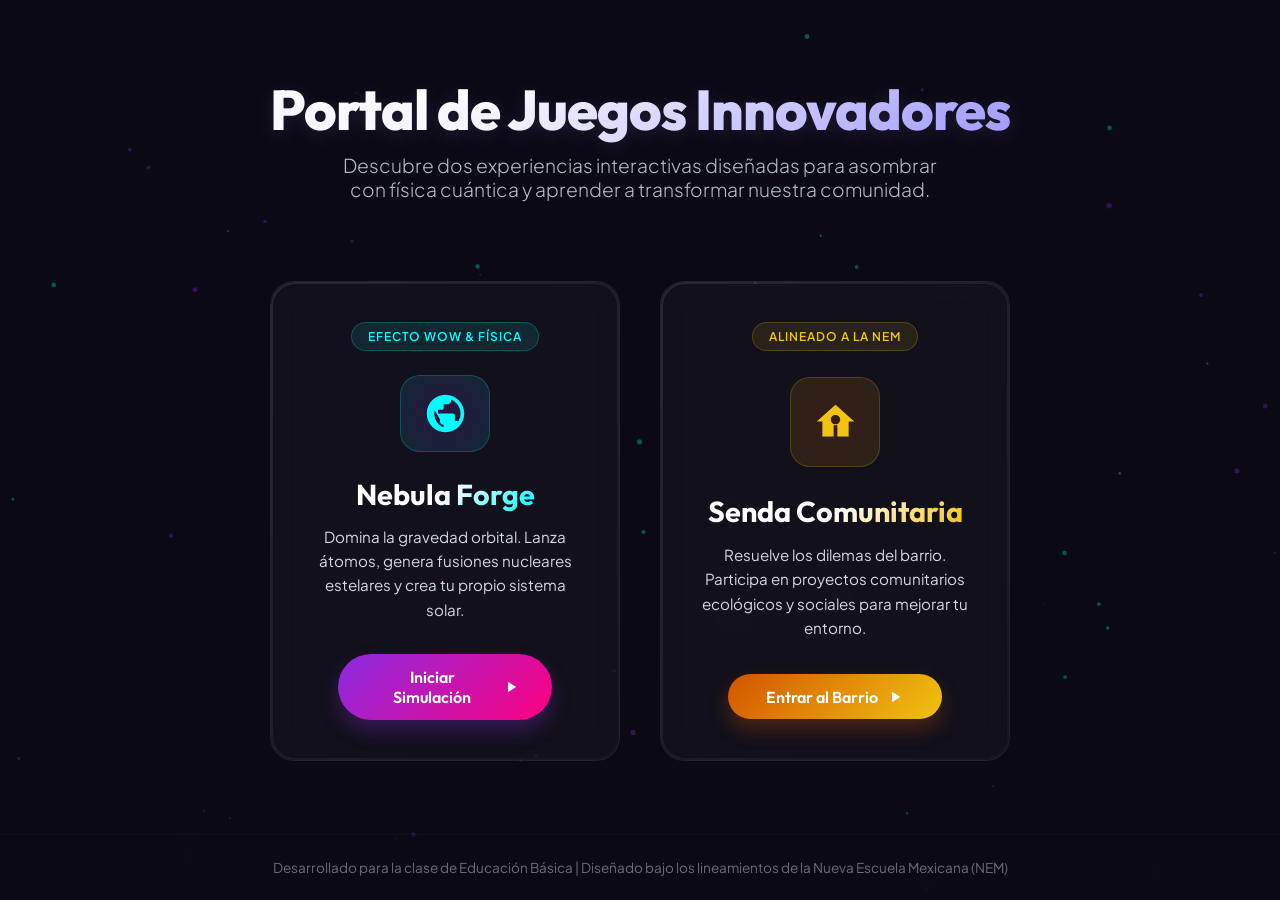
<file: index.html>
<!DOCTYPE html>
<html lang="es">
<head>
    <meta charset="UTF-8">
    <meta name="viewport" content="width=device-width, initial-scale=1.0">
    <title>Portal de Juegos Interactivos | Innovación Educativa</title>
    <link rel="stylesheet" href="style.css">
</head>
<body>

    <!-- Canvas de Partículas Interactivas -->
    <canvas id="particle-canvas"></canvas>

    <div class="portal-container">
        <!-- Encabezado -->
        <header class="portal-header">
            <h1 class="portal-title">Portal de Juegos Innovadores</h1>
            <p class="portal-subtitle">Descubre dos experiencias interactivas diseñadas para asombrar con física cuántica y aprender a transformar nuestra comunidad.</p>
        </header>

        <!-- Selección de Juegos -->
        <div class="games-grid">
            
            <!-- JUEGO 1: NEBULA FORGE -->
            <div class="game-card cosmic" onclick="location.href='nebula_forge.html'">
                <div class="card-badge">Efecto WOW & Física</div>
                <div class="card-icon-container">
                    <svg viewBox="0 0 24 24">
                        <path d="M12 2C6.48 2 2 6.48 2 12s4.48 10 10 10 10-4.48 10-10S17.52 2 12 2zm1 17.93c-3.95-.49-7-3.85-7-7.93 0-.62.08-1.21.21-1.79L9 15v1c0 1.1.9 2 2 2v1.93zm6.9-2.54c-.26-.81-1-1.39-1.9-1.39h-1v-3c0-.55-.45-1-1-1H8v-2h2c.55 0 1-.45 1-1V7h2c1.1 0 2-.9 2-2v-.41c2.93 1.19 5 4.06 5 7.41 0 2.08-.8 3.97-2.1 5.39z"/>
                    </svg>
                </div>
                <h2 class="card-title">Nebula Forge</h2>
                <p class="card-description">Domina la gravedad orbital. Lanza átomos, genera fusiones nucleares estelares y crea tu propio sistema solar.</p>
                <button class="play-btn">
                    <span>Iniciar Simulación</span>
                    <svg width="18" height="18" viewBox="0 0 24 24" fill="currentColor">
                        <path d="M8 5v14l11-7z"/>
                    </svg>
                </button>
            </div>

            <!-- JUEGO 2: SENDA COMUNITARIA -->
            <div class="game-card cultural" onclick="location.href='senda_comunitaria.html'">
                <div class="card-badge">Alineado a la NEM</div>
                <div class="card-icon-container">
                    <svg viewBox="0 0 24 24">
                        <path d="M12 3L2 12h3v8h6v-6h2v6h6v-8h3L12 3zm0 5.5c1.38 0 2.5 1.12 2.5 2.5s-1.12 2.5-2.5 2.5-2.5-1.12-2.5-2.5 1.12-2.5 2.5-2.5z"/>
                    </svg>
                </div>
                <h2 class="card-title">Senda Comunitaria</h2>
                <p class="card-description">Resuelve los dilemas del barrio. Participa en proyectos comunitarios ecológicos y sociales para mejorar tu entorno.</p>
                <button class="play-btn">
                    <span>Entrar al Barrio</span>
                    <svg width="18" height="18" viewBox="0 0 24 24" fill="currentColor">
                        <path d="M8 5v14l11-7z"/>
                    </svg>
                </button>
            </div>

        </div>
    </div>

    <!-- Pie de página informativo -->
    <footer class="portal-footer">
        <p>Desarrollado para la clase de Educación Básica | Diseñado bajo los lineamientos de la Nueva Escuela Mexicana (NEM)</p>
    </footer>

    <!-- Script del Canvas de Partículas del Portal -->
    <script>
        const canvas = document.getElementById('particle-canvas');
        const ctx = canvas.getContext('2d');

        let particles = [];
        const particleCount = 60;

        function resizeCanvas() {
            canvas.width = window.innerWidth;
            canvas.height = window.innerHeight;
        }

        window.addEventListener('resize', resizeCanvas);
        resizeCanvas();

        class Particle {
            constructor() {
                this.x = Math.random() * canvas.width;
                this.y = Math.random() * canvas.height;
                this.size = Math.random() * 2.5 + 0.5;
                this.speedX = Math.random() * 0.4 - 0.2;
                this.speedY = Math.random() * 0.4 - 0.2;
                this.color = Math.random() > 0.5 ? 'rgba(0, 255, 255, 0.3)' : 'rgba(138, 43, 226, 0.3)';
            }

            update() {
                this.x += this.x > canvas.width || this.x < 0 ? -(this.speedX = -this.speedX) : this.speedX;
                this.y += this.y > canvas.height || this.y < 0 ? -(this.speedY = -this.speedY) : this.speedY;
            }

            draw() {
                ctx.fillStyle = this.color;
                ctx.beginPath();
                ctx.arc(this.x, this.y, this.size, 0, Math.PI * 2);
                ctx.fill();
            }
        }

        function init() {
            for (let i = 0; i < particleCount; i++) {
                particles.push(new Particle());
            }
        }

        function animate() {
            ctx.clearRect(0, 0, canvas.width, canvas.height);
            particles.forEach(p => {
                p.update();
                p.draw();
            });
            requestAnimationFrame(animate);
        }

        init();
        animate();
    </script>
</body>
</html>
</file>
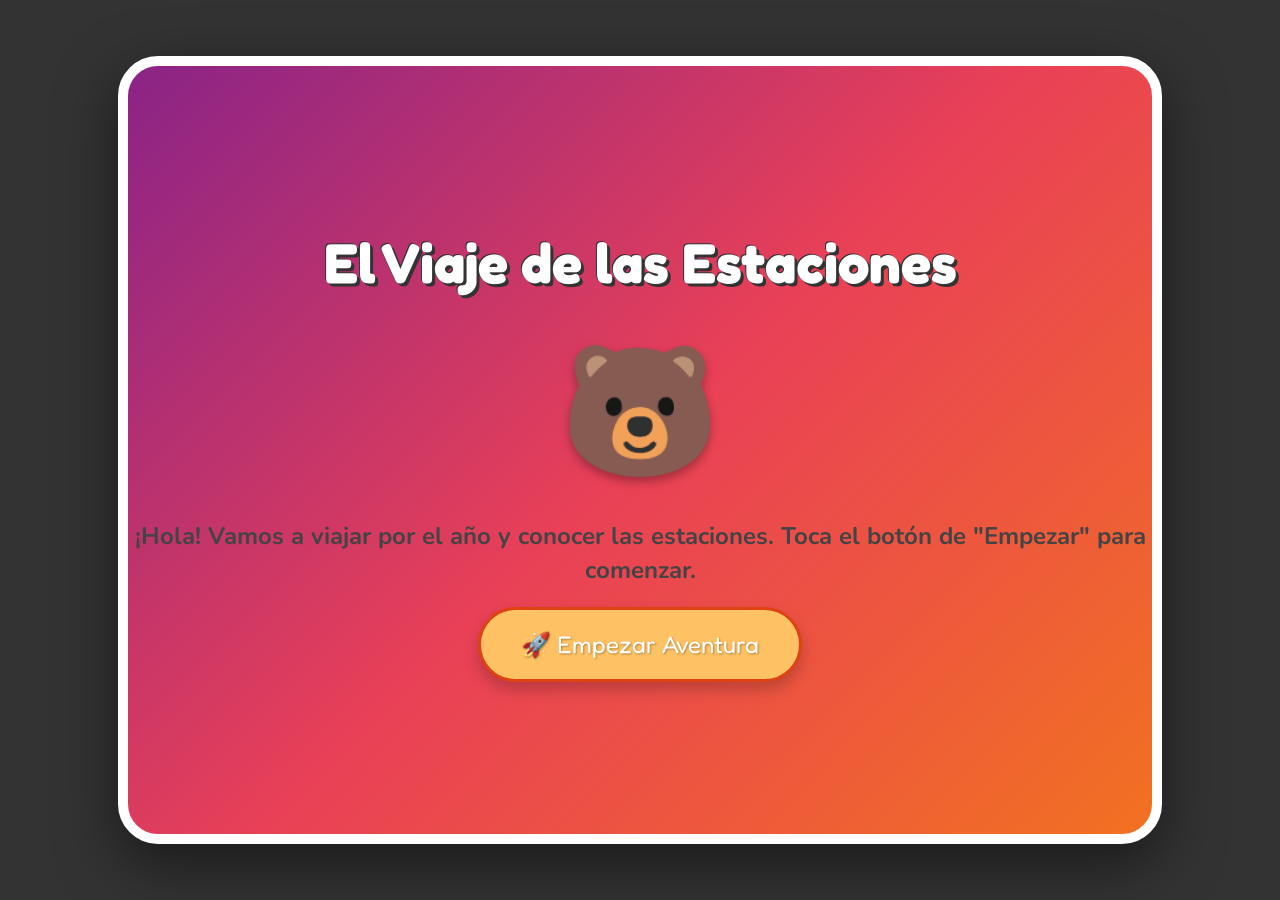
<file: Cuento_Estaciones/index.html>
<!DOCTYPE html>
<html lang="es">
<head>
    <meta charset="UTF-8">
    <meta name="viewport" content="width=device-width, initial-scale=1.0, maximum-scale=1.0, user-scalable=no">
    <title>El Cuento de las Estaciones</title>
    <link href="https://fonts.googleapis.com/css2?family=Fredoka+One&family=Nunito:wght@700;900&display=swap" rel="stylesheet">
    <link rel="stylesheet" href="style.css">
</head>
<body>
    <div id="game-container">
        <!-- Navegación superior -->
        <div class="top-bar">
            <button id="btn-read" class="btn btn-primary">🔊 Leer historia</button>
        </div>

        <!-- El contenedor de partículas (nieve o viento) -->
        <div id="particles-container"></div>

        <!-- Páginas -->
        <div class="pages-wrapper">

            <!-- Portada -->
            <div class="page active" id="page-0" data-theme="cover" data-text="¡Hola! Vamos a viajar por el año y conocer las estaciones. Toca el botón de Empezar Aventura.">
                <h1 class="title bounce">El Viaje de las Estaciones</h1>
                <div class="character-container">
                    <div class="main-character pulse interactive" data-speech="¡Hola! Soy el Osito Bimbo. ¿Jugamos?">🐻</div>
                </div>
                <p class="story-text">¡Hola! Vamos a viajar por el año y conocer las estaciones. Toca el botón de "Empezar" para comenzar.</p>
                <button class="btn btn-action bounce" id="btn-start">🚀 Empezar Aventura</button>
            </div>

            <!-- Primavera -->
            <div class="page hidden" id="page-1" data-theme="spring" data-text="En la primavera nacen las plantas y todo es de colores. ¡Toca las semillitas en el suelo para verlas florecer!">
                <h2 class="title txt-spring bounce">Llegó la Primavera</h2>
                <div class="scene">
                    <div class="interactive sun float" data-speech="¡Siento los ricos rayos del sol!">☀️</div>
                    <div class="tree">
                        <div class="trunk"></div>
                        <div class="leaves foliage-spring"></div>
                    </div>
                    <div class="interactive flower f1 pulse" data-speech="¡Agüita fresca!" data-action="grow">🌱</div>
                    <div class="interactive flower f2 pulse" data-speech="¡Ya quiero florecer!" data-action="grow">🌱</div>
                    <div class="interactive butterfly float" data-speech="¡Qué ricas flores!">🦋</div>
                </div>
                <div class="text-box">
                    <p class="story-text">En la primavera nacen las plantas y la naturaleza se llena de colores. ¡Ayuda a las semillitas tocándolas para verlas florecer!</p>
                </div>
            </div>

            <!-- Verano -->
            <div class="page hidden" id="page-2" data-theme="summer" data-text="En el verano hace mucho calor. Los árboles dan frutos deliciosos. ¡Toca las manzanas para recogerlas!">
                <h2 class="title txt-summer bounce">Llegó el Verano</h2>
                <div class="scene">
                    <div class="interactive sun-hot spin" data-speech="¡Uff, necesito lentes de sol!">🌞</div>
                    <div class="tree">
                        <div class="trunk"></div>
                        <div class="leaves foliage-summer">
                            <div class="interactive apple a1 pulse" data-speech="¡Soy súper dulce!" data-action="eat">🍎</div>
                            <div class="interactive apple a2 pulse" data-speech="¡Prepárame en un jugo!" data-action="eat">🍎</div>
                            <div class="interactive apple a3 pulse" data-speech="¡Aquí arriba estoy!" data-action="eat">🍎</div>
                        </div>
                    </div>
                    <div class="interactive bee fly" data-speech="¡Bzzzzzzz, miel!">🐝</div>
                </div>
                <div class="text-box">
                    <p class="story-text">En el verano hace mucho calor y vamos al agua. Los árboles nos dan ricas frutas. ¡Toca las manzanas del árbol para recogerlas!</p>
                </div>
            </div>

            <!-- Otoño -->
            <div class="page hidden" id="page-3" data-theme="autumn" data-text="Llegó el otoño y el viento sopla fuerte. Las hojitas cambian de color naranja y caen al suelo. ¡Toca el árbol para tirar sus hojitas!">
                <h2 class="title txt-autumn bounce">Llegó el Otoño</h2>
                <div class="scene">
                    <div class="interactive cloud-wind float" data-speech="¡Fiuuuuuuuuu! Soy el viento otoñal.">💨</div>
                    <div class="tree">
                        <div class="trunk"></div>
                        <div id="hojas-otono" class="leaves foliage-autumn interactive" data-speech="¡Wiiiiiii, aterrizaje!" data-action="shake-drop"></div>
                    </div>
                    <div class="interactive squirrel jump" data-speech="¡A juntar bellotas para el frío!">🐿️</div>
                </div>
                <div class="text-box">
                    <p class="story-text">Llegó el otoño. El viento sopla tan fuerte que las hojas de los árboles se vuelven naranjas y caen. ¡Toca la copa del árbol para bajar las hojas!</p>
                </div>
            </div>

            <!-- Invierno -->
            <div class="page hidden" id="page-4" data-theme="winter" data-text="Finalmente llega el invierno. Todo se cubre de nieve y hace mucho frío. ¡Brrrr! Toca al muñeco de nieve para que baile.">
                <h2 class="title txt-winter bounce">Llegó el Invierno</h2>
                <div class="scene">
                    <div class="interactive cloud-snow float" data-speech="¡Blanca nieve para todos!">🌨️</div>
                    <div class="tree tree-winter">
                        <div class="trunk"></div>
                        <div class="leaves foliage-winter"></div>
                    </div>
                    <div class="interactive snowman pulse" data-speech="¡Soy de nieve pero mi corazón es calientito!" data-action="spin">⛄</div>
                </div>
                <div class="text-box">
                    <p class="story-text">Por fin es invierno. La nieve cubre todo y debemos abrigarnos bien. ¡Toca al muñeco de nieve para verlo girar de la emoción!</p>
                </div>
            </div>

            <!-- Final -->
            <div class="page hidden" id="page-5" data-theme="end" data-text="¡Fin del Viaje! Pasamos por las 4 estaciones. ¡Lo hiciste genial!">
                <h1 class="title bounce text-gradient">¡Gran Trabajo!</h1>
                <div class="character-container">
                    <div class="main-character pulse interactive" data-speech="¡Me encantó viajar por el año contigo!">🐻</div>
                    <div class="interactive trophy float" data-speech="¡Eres la mejor amiga de la naturaleza!">🏆</div>
                </div>
                <div class="text-box">
                    <p class="story-text">Conocimos la Primavera, el Verano, el Otoño y el Invierno. ¿Cuál fue tu estación favorita?</p>
                </div>
                <button class="btn btn-action bounce" onclick="location.reload()">🔁 Jugar de Nuevo</button>
            </div>

        </div>

        <!-- Navegación inferior -->
        <div class="bottom-bar">
            <button id="btn-prev" class="btn btn-nav hidden">⬅️ Atrás</button>
            <div id="page-indicator" class="indicator hidden">Portada</div>
            <button id="btn-next" class="btn btn-nav hidden">Adelante ➡️</button>
        </div>
    </div>
    <script src="script.js"></script>
</body>
</html>
</file>
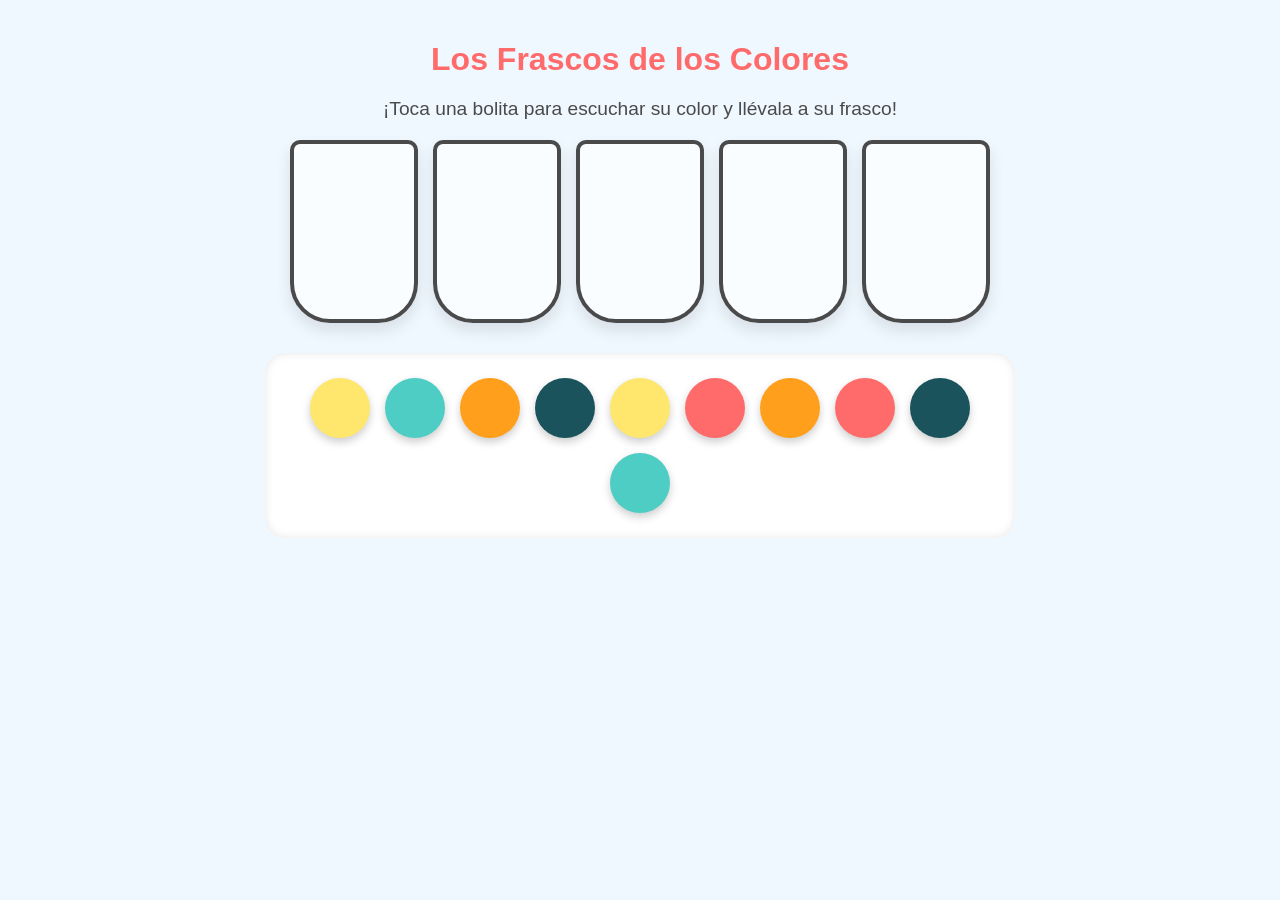
<file: proyecto_frascos_colores/index.html>
<!DOCTYPE html>
<html lang="es">
<head>
    <meta charset="UTF-8">
    <meta name="viewport" content="width=device-width, initial-scale=1.0">
    <title>Los Frascos de los Colores</title>
    <style>
        body {
            font-family: 'Comic Sans MS', cursive, sans-serif;
            background-color: #f0f8ff;
            text-align: center;
            margin: 0;
            padding: 20px;
        }
        h1 {
            color: #ff6b6b;
            margin-bottom: 5px;
        }
        p {
            color: #4a4a4a;
            font-size: 1.2rem;
        }
        #game-board {
            display: flex;
            flex-direction: column;
            align-items: center;
            gap: 30px;
            margin-top: 20px;
        }
        .jars-container {
            display: flex;
            justify-content: center;
            gap: 15px;
            flex-wrap: wrap;
        }
        .jar {
            width: 120px;
            height: 160px;
            border: 4px solid #4a4a4a;
            border-radius: 10px 10px 40px 40px;
            background-color: rgba(255, 255, 255, 0.7);
            position: relative;
            display: flex;
            justify-content: center;
            align-items: flex-end;
            padding-bottom: 15px;
            cursor: pointer;
            transition: all 0.3s ease;
            box-shadow: 0 8px 15px rgba(0,0,0,0.1);
        }
        .jar:hover {
            transform: scale(1.05);
        }
        .jar-contents {
            display: flex;
            flex-wrap: wrap-reverse;
            justify-content: center;
            gap: 4px;
            width: 100px;
            height: 80px;
        }
        .jar-contents .ball {
            width: 25px;
            height: 25px;
            cursor: default;
        }
        .balls-container {
            display: flex;
            justify-content: center;
            gap: 15px;
            flex-wrap: wrap;
            min-height: 100px;
            padding: 25px;
            background-color: #fff;
            border-radius: 20px;
            box-shadow: inset 0 0 10px rgba(0,0,0,0.1);
            width: 80%;
            max-width: 700px;
        }
        .ball {
            width: 60px;
            height: 60px;
            border-radius: 50%;
            cursor: pointer;
            box-shadow: 0 4px 8px rgba(0,0,0,0.2);
            transition: all 0.3s ease;
            user-select: none;
        }
        .ball.selected {
            transform: scale(1.2) translateY(-10px);
            box-shadow: 0 10px 15px rgba(0,0,0,0.3);
            border: 3px solid #ffe66d;
        }
        .success-msg {
            display: none;
            color: #4ecdc4;
            font-size: 2rem;
            font-weight: bold;
            margin-top: 20px;
            animation: pop 0.5s ease-out;
        }
        @keyframes pop {
            0% { transform: scale(0.5); opacity: 0; }
            100% { transform: scale(1); opacity: 1; }
        }
        @keyframes shake {
            0% { transform: translateX(0); }
            25% { transform: translateX(-5px); }
            50% { transform: translateX(5px); }
            75% { transform: translateX(-5px); }
            100% { transform: translateX(0); }
        }
        .shake {
            animation: shake 0.3s;
        }
    </style>
</head>
<body>

    <h1>Los Frascos de los Colores</h1>
    <p>¡Toca una bolita para escuchar su color y llévala a su frasco!</p>

    <div id="game-board">
        <div class="jars-container">
            <div class="jar" id="jar-0" onclick="selectJar(0)">
                <div class="jar-contents" id="jar-contents-0"></div>
            </div>
            <div class="jar" id="jar-1" onclick="selectJar(1)">
                <div class="jar-contents" id="jar-contents-1"></div>
            </div>
            <div class="jar" id="jar-2" onclick="selectJar(2)">
                <div class="jar-contents" id="jar-contents-2"></div>
            </div>
            <div class="jar" id="jar-3" onclick="selectJar(3)">
                <div class="jar-contents" id="jar-contents-3"></div>
            </div>
            <div class="jar" id="jar-4" onclick="selectJar(4)">
                <div class="jar-contents" id="jar-contents-4"></div>
            </div>
        </div>

        <div class="balls-container" id="balls-container"></div>

        <div id="success-msg" class="success-msg">¡Todos los colores están ordenados! 🎉</div>
    </div>

    <script>
        const availableColors = [
            { name: 'rojo', hex: '#ff6b6b' },
            { name: 'verde', hex: '#4ecdc4' },
            { name: 'amarillo', hex: '#ffe66d' },
            { name: 'azul', hex: '#1a535c' },
            { name: 'naranja', hex: '#ff9f1c' }
        ];

        const ballsToPlace = [];
        availableColors.forEach(color => {
            ballsToPlace.push({ ...color }, { ...color });
        });

        let selectedBallElement = null;
        let selectedColorHex = null;

        function shuffle(array) {
            for (let i = array.length - 1; i > 0; i--) {
                const j = Math.floor(Math.random() * (i + 1));
                [array[i], array[j]] = [array[j], array[i]];
            }
        }

        function initGame() {
            const container = document.getElementById('balls-container');
            shuffle(ballsToPlace);
            
            ballsToPlace.forEach((colorData, index) => {
                const ball = document.createElement('div');
                ball.classList.add('ball');
                ball.style.backgroundColor = colorData.hex;
                ball.id = 'ball-' + index;
                ball.dataset.colorName = colorData.name;
                ball.dataset.colorHex = colorData.hex;
                
                ball.onclick = () => selectBall(ball);
                container.appendChild(ball);
            });
        }

        function hablar(texto) {
            if ('speechSynthesis' in window) {
                window.speechSynthesis.cancel(); 
                const mensaje = new SpeechSynthesisUtterance(texto);
                mensaje.lang = 'es-MX';
                mensaje.rate = 0.9;
                window.speechSynthesis.speak(mensaje);
            }
        }

        function selectBall(ballElement) {
            if (selectedBallElement) {
                selectedBallElement.classList.remove('selected');
            }
            selectedBallElement = ballElement;
            selectedColorHex = ballElement.dataset.colorHex;
            ballElement.classList.add('selected');

            hablar(ballElement.dataset.colorName);
        }

        function selectJar(jarIndex) {
            if (!selectedBallElement) return;

            const jarElement = document.getElementById('jar-' + jarIndex);
            const jarContents = document.getElementById('jar-contents-' + jarIndex);

            if (jarContents.children.length === 0) {
                jarElement.style.borderColor = selectedColorHex;
                jarElement.dataset.matchingColorHex = selectedColorHex;
            }

            if (selectedColorHex === jarElement.dataset.matchingColorHex) {
                const miniBall = selectedBallElement.cloneNode(true);
                miniBall.classList.remove('selected');
                miniBall.onclick = null;
                
                jarContents.appendChild(miniBall);
                
                selectedBallElement.remove();
                selectedBallElement = null;
                selectedColorHex = null;

                checkWin();
            } else {
                jarElement.classList.add('shake');
                hablar("Intenta otra vez");
                setTimeout(() => {
                    jarElement.classList.remove('shake');
                }, 300);
            }
        }

        function checkWin() {
            const container = document.getElementById('balls-container');
            if (container.children.length === 0) {
                document.getElementById('success-msg').style.display = 'block';
                setTimeout(() => {
                    hablar("¡Excelente trabajo! ¡Todos los colores están ordenados!");
                }, 500);
            }
        }

        window.onload = initGame;
    </script>
</body>
</html>
</file>
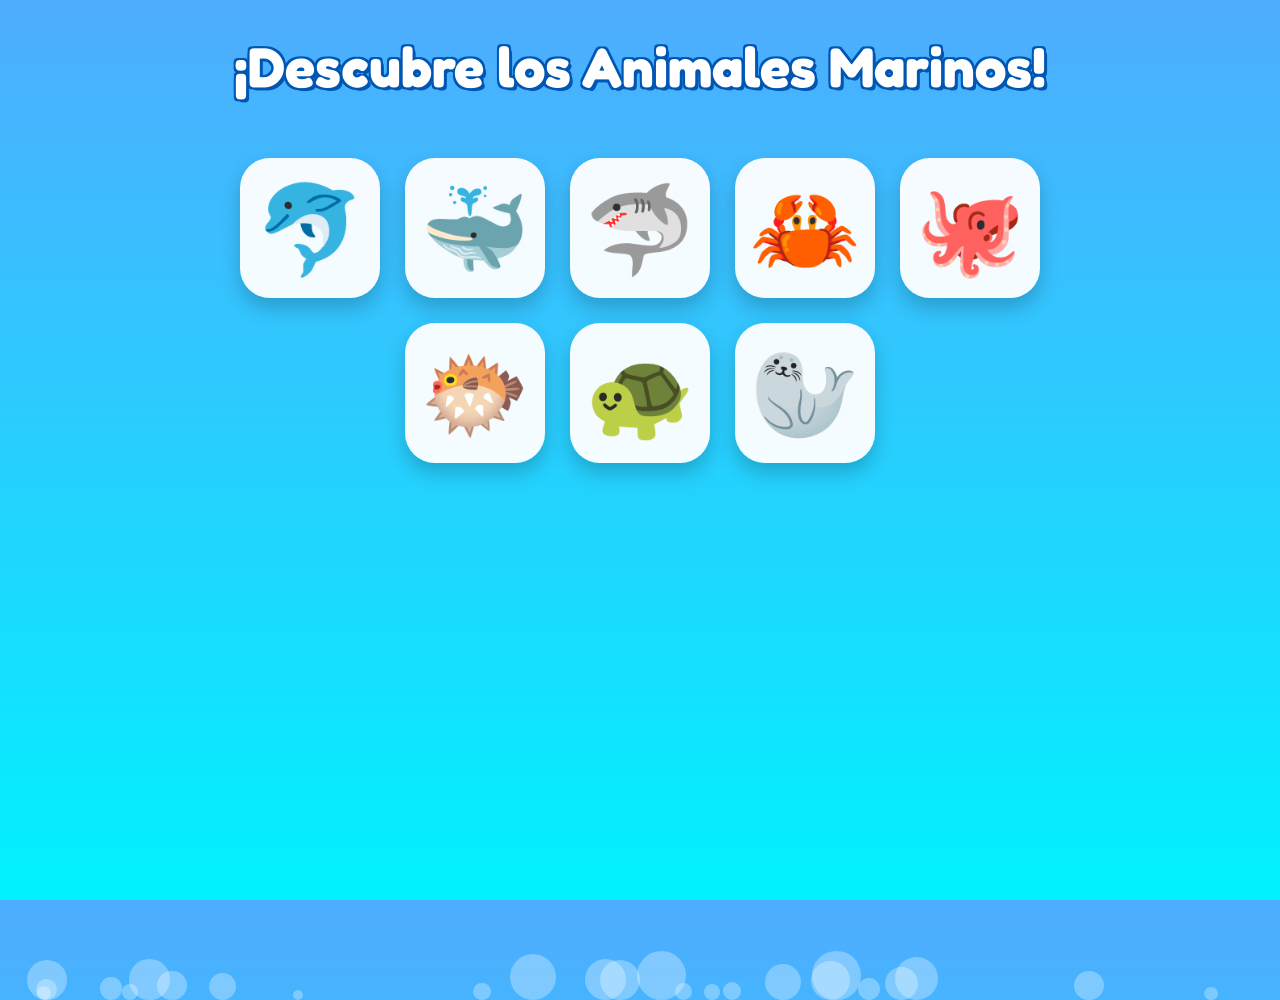
<file: animales_marinos.html>
<!DOCTYPE html>
<html lang="es">

<head>
    <meta charset="UTF-8">
    <meta name="viewport" content="width=device-width, initial-scale=1.0">
    <title>¡Animales Marinos!</title>
    <!-- Usamos una fuente de Google muy bonita y amigable para niños -->
    <link href="https://fonts.googleapis.com/css2?family=Fredoka+One&display=swap" rel="stylesheet">
    <style>
        body {
            margin: 0;
            padding: 0;
            /* Fondo de mar con gradiente */
            background: linear-gradient(180deg, #4facfe 0%, #00f2fe 100%);
            font-family: 'Fredoka One', cursive, sans-serif;
            min-height: 100vh;
            display: flex;
            flex-direction: column;
            align-items: center;
            overflow: hidden;
            /* Para las burbujas */
            position: relative;
        }

        h1 {
            color: white;
            /* Borde alrededor del texto para que resalte */
            text-shadow: 3px 3px 0px #0056b3, -2px -2px 0px #0056b3, 2px -2px 0px #0056b3, -2px 2px 0px #0056b3, 2px 2px 0px #0056b3;
            font-size: 3.5rem;
            margin-top: 2rem;
            text-align: center;
            z-index: 10;
            padding: 0 15px;
        }

        .container {
            display: flex;
            flex-wrap: wrap;
            justify-content: center;
            gap: 25px;
            max-width: 900px;
            padding: 20px;
            z-index: 10;
        }

        /* Tarjetas de los animales */
        .animal-card {
            background-color: rgba(255, 255, 255, 0.95);
            border-radius: 30px;
            box-shadow: 0 10px 20px rgba(0, 0, 0, 0.2);
            width: 140px;
            height: 140px;
            display: flex;
            justify-content: center;
            align-items: center;
            font-size: 5.5rem;
            cursor: pointer;
            transition: transform 0.3s cubic-bezier(0.175, 0.885, 0.32, 1.275), box-shadow 0.3s;
            user-select: none;
            -webkit-tap-highlight-color: transparent;
            /* Quita el borde azul en móviles */
        }

        .animal-card:hover {
            transform: scale(1.15) translateY(-10px);
            box-shadow: 0 15px 30px rgba(0, 0, 0, 0.3);
            background-color: #fff;
        }

        .animal-card:active {
            transform: scale(0.95);
        }

        /* Animación de burbujas en el fondo */
        .bubbles {
            position: absolute;
            top: 0;
            left: 0;
            width: 100%;
            height: 100%;
            z-index: 0;
            pointer-events: none;
        }

        .bubble {
            position: absolute;
            bottom: -100px;
            background-color: rgba(255, 255, 255, 0.3);
            border-radius: 50%;
            animation: rise infinite ease-in;
        }

        @keyframes rise {
            0% {
                bottom: -100px;
                transform: translateX(0);
            }

            50% {
                transform: translateX(50px);
            }

            100% {
                bottom: 110vh;
                /* Sube hasta salir de la pantalla */
                transform: translateX(-50px);
            }
        }

        /* Caja donde aparece el nombre del animal */
        #display-area {
            position: fixed;
            bottom: 5%;
            left: 50%;
            transform: translateX(-50%);
            background-color: #fff;
            padding: 15px 40px;
            border-radius: 40px;
            box-shadow: 0 10px 30px rgba(0, 0, 0, 0.3);
            text-align: center;
            display: none;
            z-index: 20;
            animation: popIn 0.5s cubic-bezier(0.175, 0.885, 0.32, 1.275);
            border: 6px solid #ffde00;
            /* Borde amarillo llamativo */
        }

        @keyframes popIn {
            0% {
                opacity: 0;
                transform: translate(-50%, 50px) scale(0.5);
            }

            100% {
                opacity: 1;
                transform: translate(-50%, 0) scale(1);
            }
        }

        #animal-name {
            font-size: 3.5rem;
            color: #ff5722;
            /* Color naranja bonito */
            margin: 0;
        }

        /* Pequeñas partículas de explosión al hacer clic */
        .particle {
            position: absolute;
            pointer-events: none;
            background-color: #fff;
            border-radius: 50%;
            animation: explode 0.8s ease-out forwards;
        }

        @keyframes explode {
            0% {
                transform: scale(1);
                opacity: 1;
            }

            100% {
                transform: scale(0);
                opacity: 0;
            }
        }

        @media (max-width: 600px) {
            .animal-card {
                width: 110px;
                height: 110px;
                font-size: 4rem;
            }

            h1 {
                font-size: 2.2rem;
            }

            #animal-name {
                font-size: 2.5rem;
            }
        }
    </style>
</head>

<body>

    <!-- Contenedor para las burbujas de fondo -->
    <div class="bubbles" id="bubbles-container"></div>

    <h1>¡Descubre los Animales Marinos!</h1>

    <div class="container">
        <!-- Emojis de los animales que los niños tocarán -->
        <div class="animal-card" onclick="playAnimal('Delfín', '¡iiii iiii iiii!', '🐬', event)">🐬</div>
        <div class="animal-card" onclick="playAnimal('Ballena', '¡Pffffff, fuuu!', '🐳', event)">🐳</div>
        <div class="animal-card" onclick="playAnimal('Tiburón', '¡Ñam, ñam, ñam!', '🦈', event)">🦈</div>
        <div class="animal-card" onclick="playAnimal('Cangrejo', '¡Clic, clic, clic, clic!', '🦀', event)">🦀</div>
        <div class="animal-card" onclick="playAnimal('Pulpo', '¡Glu, glu, glu!', '🐙', event)">🐙</div>
        <div class="animal-card" onclick="playAnimal('Pez Globo', '¡Puf, puf, me inflo!', '🐡', event)">🐡</div>
        <div class="animal-card" onclick="playAnimal('Tortuga', '¡Fiuuu, nadando lento!', '🐢', event)">🐢</div>
        <div class="animal-card" onclick="playAnimal('Foca', '¡Au, au, au!', '🦭', event)">🦭</div>
    </div>

    <!-- Donde se muestra el nombre -->
    <div id="display-area">
        <p id="animal-name"></p>
    </div>

    <script>
        // 1. Crear animaciones de burbujas en el fondo
        const bubblesContainer = document.getElementById('bubbles-container');
        for (let i = 0; i < 25; i++) {
            let bubble = document.createElement('div');
            bubble.classList.add('bubble');
            let size = Math.random() * 40 + 10;
            bubble.style.width = size + 'px';
            bubble.style.height = size + 'px';
            bubble.style.left = Math.random() * 100 + '%';
            bubble.style.animationDuration = (Math.random() * 8 + 4) + 's';
            bubble.style.animationDelay = (Math.random() * 5) + 's';
            bubblesContainer.appendChild(bubble);
        }

        // 2. Función principal cuando se toca el animal
        function playAnimal(name, soundWord, emoji, event) {
            // Cancelar cualquier voz que esté hablando para que no se amontonen
            window.speechSynthesis.cancel();

            // Mostrar el nombre en pantalla grande
            const displayArea = document.getElementById('display-area');
            const animalNameP = document.getElementById('animal-name');

            // Reiniciar la animación escondiendo y mostrando otra vez
            displayArea.style.display = 'none';
            void displayArea.offsetWidth; // truco para reiniciar la animación
            displayArea.style.display = 'block';

            animalNameP.textContent = name + " " + emoji;

            // Crear el efecto de partículas chiquitas donde se dio clic
            createParticles(event.clientX, event.clientY);

            // Hacer que la computadora hable (Nombre y Sonido)
            speak(name + "... " + soundWord);
        }

        // 3. Función para que el navegador hable (Text-to-Speech)
        function speak(text) {
            if ('speechSynthesis' in window) {
                const utterance = new SpeechSynthesisUtterance(text);

                // Configuración de la voz para que suene más divertida y en español
                utterance.lang = 'es-MX'; // Español de México si está disponible
                utterance.rate = 0.85; // Un poco más lento para los niños
                utterance.pitch = 1.3; // Más agudo (divertido)

                // Intentar asegurar una voz en español
                const voices = window.speechSynthesis.getVoices();
                let spanishVoice = voices.find(voice => voice.lang.includes('es-MX') || voice.lang.includes('es-ES') || voice.lang.includes('es'));
                if (spanishVoice) {
                    utterance.voice = spanishVoice;
                }

                window.speechSynthesis.speak(utterance);
            } else {
                console.log("Lo siento, tu navegador no soporta la función de hablar.");
            }
        }

        // 4. Función de partículas para hacer el clic más interactivo
        function createParticles(x, y) {
            for (let i = 0; i < 8; i++) {
                const particle = document.createElement('div');
                particle.classList.add('particle');
                document.body.appendChild(particle);

                const size = Math.random() * 15 + 5;
                particle.style.width = size + 'px';
                particle.style.height = size + 'px';
                particle.style.left = x + 'px';
                particle.style.top = y + 'px';

                const angle = Math.random() * Math.PI * 2;
                const distance = Math.random() * 60 + 30;
                const tx = Math.cos(angle) * distance;
                const ty = Math.sin(angle) * distance;

                // Animación usando JavaScript
                particle.animate([
                    { transform: 'translate(0,0) scale(1)', opacity: 1 },
                    { transform: `translate(${tx}px, ${ty}px) scale(0)`, opacity: 0 }
                ], {
                    duration: 600 + Math.random() * 400,
                    easing: 'cubic-bezier(0, .9, .57, 1)'
                }).onfinish = () => particle.remove();
            }
        }

        // Iniciar las voces temprano (truco para navegadores)
        if ('speechSynthesis' in window) {
            window.speechSynthesis.getVoices();
        }
    </script>
</body>

</html>
</file>
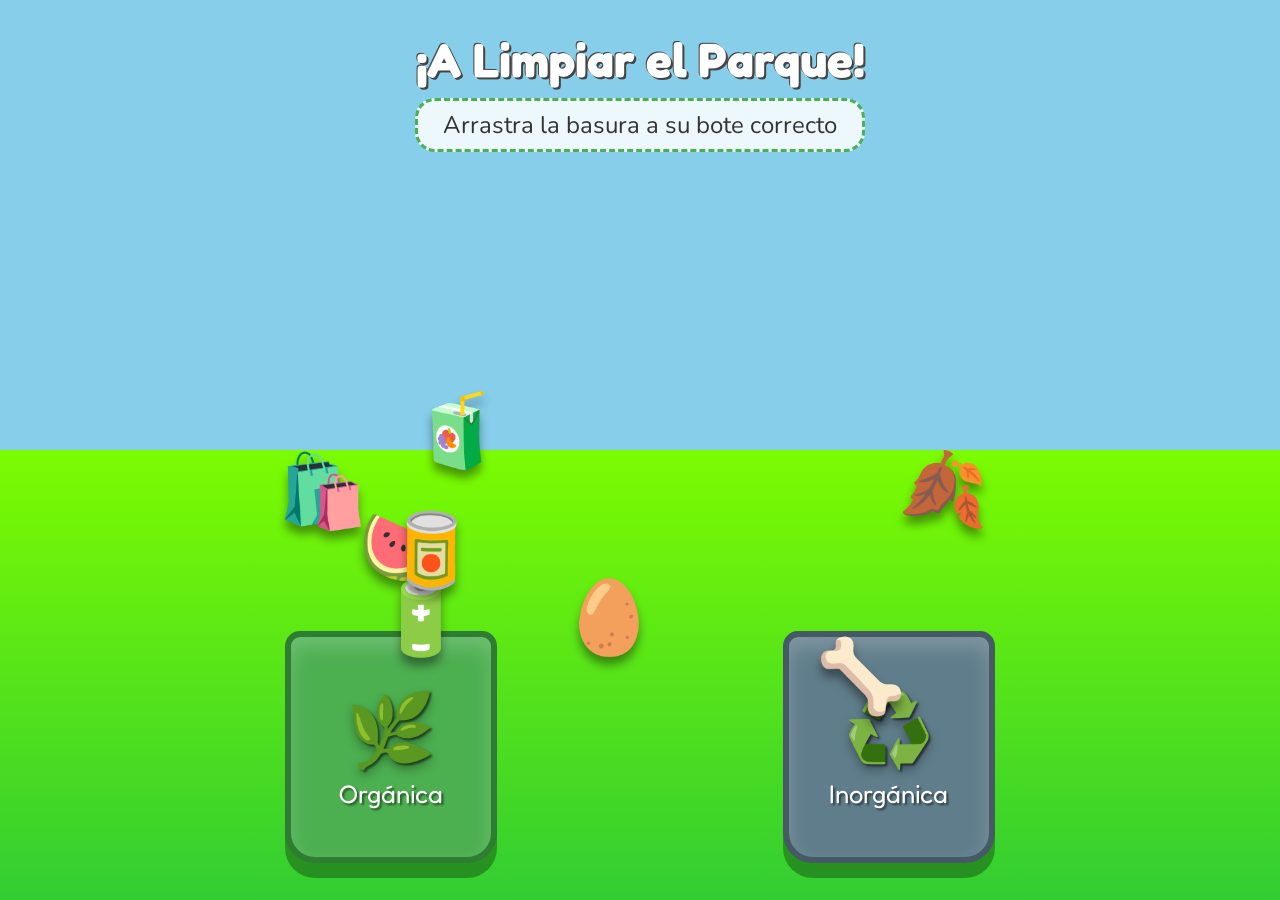
<file: Juego_Clasificar_Basura.html>
<!DOCTYPE html>
<html lang="es">
<head>
    <meta charset="UTF-8">
    <meta name="viewport" content="width=device-width, initial-scale=1.0, maximum-scale=1.0, user-scalable=no">
    <title>¡A Limpiar el Parque!</title>
    <!-- CSS integrado para tener todo en un solo archivo -->
    <style>
        @import url('https://fonts.googleapis.com/css2?family=Fredoka+One&family=Nunito:wght@700&display=swap');

        body {
            margin: 0;
            padding: 0;
            font-family: 'Nunito', sans-serif;
            background: linear-gradient(to bottom, #87CEEB 0%, #87CEEB 50%, #7CFC00 50%, #32CD32 100%);
            height: 100vh;
            overflow: hidden;
            display: flex;
            flex-direction: column;
            align-items: center;
            touch-action: none; /* Crucial: Evita que la pantalla haga scroll al arrastrar en moviles/tablets */
        }

        #header {
            text-align: center;
            margin-top: 20px;
            color: white;
            text-shadow: 2px 2px 0px #444, -1px -1px 0px #444;
            z-index: 10;
        }

        h1 {
            font-family: 'Fredoka One', cursive;
            font-size: 3rem;
            margin: 10px 0;
            animation: float 3s ease-in-out infinite;
        }

        p.subtitle {
            font-size: 1.5rem;
            margin: 0;
            background: rgba(255, 255, 255, 0.85);
            color: #333;
            padding: 8px 25px;
            border-radius: 20px;
            text-shadow: none;
            display: inline-block;
            border: 3px dashed #4CAF50;
        }

        #game-area {
            flex-grow: 1;
            width: 100%;
            position: relative;
        }

        #bins-container {
            position: absolute;
            bottom: 5%;
            width: 100%;
            display: flex;
            justify-content: space-evenly;
            align-items: flex-end;
            pointer-events: none; /* Los botes no capturan los eventos del mouse directamente */
        }

        .bin {
            width: 35vw;
            max-width: 200px;
            height: 25vh;
            max-height: 220px;
            border-radius: 15px 15px 30px 30px;
            display: flex;
            flex-direction: column;
            justify-content: center;
            align-items: center;
            font-family: 'Fredoka One', cursive;
            font-size: 1.6rem;
            color: white;
            text-shadow: 2px 2px 2px rgba(0,0,0,0.5);
            box-shadow: 0 15px 0px rgba(0,0,0,0.3), inset 0 10px 20px rgba(255,255,255,0.2);
            transition: transform 0.2s;
        }

        .bin-organic { background-color: #4CAF50; border: 6px solid #2E7D32; }
        .bin-inorganic { background-color: #607D8B; border: 6px solid #455A64; }

        .bin-icon {
            font-size: 4.5rem;
            margin-bottom: 5px;
            filter: drop-shadow(0 5px 5px rgba(0,0,0,0.3));
        }

        .item {
            position: absolute;
            font-size: 4.5rem;
            cursor: grab;
            user-select: none;
            filter: drop-shadow(0px 8px 5px rgba(0,0,0,0.4));
            transition: transform 0.15s ease-out; /* Transicion suave al soltar */
            touch-action: none;
            pointer-events: auto;
        }

        .item:hover { transform: scale(1.15); }
        .item:active { cursor: grabbing; }

        /* Activar esta clase cuando el niño tiene presionado el elemento */
        .item.dragging {
            z-index: 1000 !important;
            transform: scale(1.3) rotate(-10deg) !important;
            transition: none !important; /* Quitar transicion mientras arrastra para seguir al dedo sin lag */
            filter: drop-shadow(0px 15px 15px rgba(0,0,0,0.5));
        }

        /* Animaciones divertidas */
        @keyframes float {
            0%, 100% { transform: translateY(0); }
            50% { transform: translateY(-10px); }
        }

        @keyframes bounce-bin {
            0% { transform: scale(1); }
            50% { transform: scale(1.1) translateY(-15px); }
            100% { transform: scale(1); }
        }
        .bounce { animation: bounce-bin 0.5s ease-out; }

        @keyframes shake {
            0%, 100% { transform: translateX(0); }
            20%, 60% { transform: translateX(-15px) rotate(-10deg); }
            40%, 80% { transform: translateX(15px) rotate(10deg); }
        }
        .wrong-shake { animation: shake 0.5s ease-in-out; }

        /* Confeti para la victoria */
        .confetti {
            position: absolute;
            width: 15px;
            height: 15px;
            z-index: 2000;
            animation: fall linear forwards;
        }

        @keyframes fall {
            to { transform: translateY(120vh) rotate(1080deg); opacity: 0; }
        }

        #win-message {
            position: absolute;
            top: 45%;
            left: 50%;
            transform: translate(-50%, -50%);
            background: white;
            padding: 40px;
            border-radius: 40px;
            text-align: center;
            border: 8px solid #FFC107;
            box-shadow: 0 25px 60px rgba(0,0,0,0.6);
            display: none;
            z-index: 5000;
            width: 80%;
            max-width: 500px;
        }
        #win-message h2 { font-family: 'Fredoka One'; color: #FF9800; font-size: 3.5rem; margin: 0; text-shadow: 2px 2px #fff, 4px 4px #ccc;}
        #btn-restart {
            margin-top: 30px;
            padding: 15px 40px;
            font-size: 1.8rem;
            font-family: 'Fredoka One';
            background: #4CAF50;
            color: white;
            border: none;
            border-radius: 50px;
            cursor: pointer;
            box-shadow: 0 8px 0 #2E7D32;
            transition: transform 0.1s, box-shadow 0.1s;
        }
        #btn-restart:active {
            transform: translateY(8px);
            box-shadow: 0 0 0 #2E7D32;
        }

    </style>
</head>
<body>

    <div id="header">
        <h1>¡A Limpiar el Parque!</h1>
        <p class="subtitle">Arrastra la basura a su bote correcto</p>
    </div>

    <div id="game-area">
        <div id="bins-container">
            <!-- Bote Orgánico -->
            <div id="bin-organic" class="bin bin-organic" data-type="organic">
                <div class="bin-icon">🌿</div>
                Orgánica
            </div>
            <!-- Bote Inorgánico -->
            <div id="bin-inorganic" class="bin bin-inorganic" data-type="inorganic">
                <div class="bin-icon">♻️</div>
                Inorgánica
            </div>
        </div>
        
        <!-- Elementos generados por JavaScript aparecerán aquí -->
    </div>

    <!-- Pantalla de victoria -->
    <div id="win-message">
        <h2>¡Parque Limpio!</h2>
        <p style="font-size: 2.2rem; font-weight: bold; margin-top:20px; color: #444;">¡Eres un héroe del planeta! 🌍</p>
        <button id="btn-restart" onclick="location.reload()">♻️ Jugar de Nuevo</button>
    </div>

    <!-- JS Inicia Aquí (Mismo Archivo) -->
    <script>
        // --- 1. CONFIGURACIÓN DEL JUEGO ---
        const trashes = [
            { type: 'organic', icon: '🥚', name: 'cascarones de huevo' },
            { type: 'organic', icon: '🦴', name: 'hueso de pollito' },
            { type: 'organic', icon: '🍂', name: 'hojita seca' },
            { type: 'organic', icon: '🍉', name: 'cáscara de sandía' },
            { type: 'inorganic', icon: '🔋', name: 'pila gastada' },
            { type: 'inorganic', icon: '🧃', name: 'cajita de jugo' },
            { type: 'inorganic', icon: '🥫', name: 'lata de refresco' },
            { type: 'inorganic', icon: '🛍️', name: 'bolsa de plástico' }
        ];

        let itemsRemaining = trashes.length;
        const gameArea = document.getElementById('game-area');
        const bins = document.querySelectorAll('.bin');
        const synth = window.speechSynthesis;

        // --- 2. VARIABLES DE DRAG & DROP TÁCTIL (Y MOUSE) ---
        let draggedItem = null;
        let startX = 0, startY = 0;
        let initialLeft = 0, initialTop = 0;

        // --- 3. INICIAR EL JUEGO (CREAR BASURITA AL AZAR) ---
        function initGame() {
            // Fuerza la carga de voces (evita bugs en algunos navegadores)
            if(speechSynthesis.onvoiceschanged !== undefined) {
                speechSynthesis.onvoiceschanged = () => {};
            }

            trashes.forEach((trash, index) => {
                const el = document.createElement('div');
                el.className = 'item';
                el.dataset.type = trash.type;
                el.dataset.name = trash.name;
                el.innerText = trash.icon;
                
                // Ubicacion al azar en la parte superior/media de la pantalla
                // Ancho de 5% a 85% para no salir del borde
                // Altura de 20% a 55% para que no tape los botes ni el título
                const randomX = 5 + Math.random() * 80;
                const randomY = 20 + Math.random() * 35;
                
                el.style.left = `${randomX}vw`;
                el.style.top = `${randomY}vh`;
                
                // Guardamos su origen por si el niño se equivoca y el objeto tiene que "rebotar" de vuelta a su lugar
                el.dataset.originX = `${randomX}vw`;
                el.dataset.originY = `${randomY}vh`;
                
                // Estos eventos Pointer detectan igual el dedo en el iPad y el ratón en la computadora
                el.addEventListener('pointerdown', startDrag);
                el.addEventListener('dragstart', (e) => e.preventDefault()); // Evitar comportamiento zombie por defecto
                
                gameArea.appendChild(el);
            });
        }

        // --- 4. FUNCIONES DE ARRASTRAR ---
        function startDrag(e) {
            draggedItem = e.target;
            draggedItem.classList.add('dragging'); // Le da el efecto de que se levanta y se hace grande
            
            startX = e.clientX;
            startY = e.clientY;
            
            // Su posición actual renderizada en píxeles  
            initialLeft = draggedItem.offsetLeft;
            initialTop = draggedItem.offsetTop;

            // Poner los auditores de movimiento en la ventana por si mueven el dedo muy rapido fuera del emoji
            window.addEventListener('pointermove', onDrag, {passive: false});
            window.addEventListener('pointerup', endDrag);

            // Audio cuando apenas lo toca (le lee el nombre)
            speak(draggedItem.dataset.name);
            playSound('pop'); // Sonidito lindo
        }

        function onDrag(e) {
            if (!draggedItem) return;
            e.preventDefault(); // Detiene scroll o comportamientos default tactiles
            
            const dx = e.clientX - startX;
            const dy = e.clientY - startY;
            
            draggedItem.style.left = `${initialLeft + dx}px`;
            draggedItem.style.top = `${initialTop + dy}px`;
        }

        function endDrag(e) {
            window.removeEventListener('pointermove', onDrag);
            window.removeEventListener('pointerup', endDrag);
            
            if (!draggedItem) return;
            draggedItem.classList.remove('dragging');

            // --- 5. DETECTAR SI SOLTÓ EN UN BOTE ---
            const itemRect = draggedItem.getBoundingClientRect(); // Caja del objeto (Top, bottom, left, right)
            let droppedBin = null;

            bins.forEach(bin => {
                const binRect = bin.getBoundingClientRect(); // Caja del bote de basura evaluado
                
                // Condicion basica de que se esten tocando ambas cajas (Colision)
                if (
                    itemRect.left < binRect.right &&
                    itemRect.right > binRect.left &&
                    itemRect.top < binRect.bottom &&
                    itemRect.bottom > binRect.top
                ) {
                    droppedBin = bin; // ¡Hubo contacto!
                }
            });

            // LÓGICA DE JUEGO (ACIERTOS Y ERRORES)
            if (droppedBin) {
                // Checa las etiquetas ocultas 'data-type' ("organic" vs "inorganic")
                if (droppedBin.dataset.type === draggedItem.dataset.type) {
                    handleCorrectDrop(draggedItem, droppedBin);
                } else {
                    handleWrongDrop(draggedItem, droppedBin);
                }
            } else {
                // Lo soltó lejos de los botes (en el aire/pasto)
                returnToOrigin(draggedItem);
            }

            draggedItem = null;
        }

        // --- 6. MANEJO DE RESULTADOS DE CAIDA ---
        function handleCorrectDrop(item, bin) {
            playSound('correct');
            const binName = bin.dataset.type === 'organic' ? 'Orgánica' : 'Inorgánica';
            speak(`¡Muy bien, ${item.dataset.name} va allí!`); // Feedback de voz  positivo
            
            // Animacion feliz del bote
            bin.classList.add('bounce');
            setTimeout(() => bin.classList.remove('bounce'), 500);

            // Desaparecer el elemento al interior del bote
            item.style.transition = 'all 0.4s cubic-bezier(0.175, 0.885, 0.32, 1.275)';
            // Lo encogemos rapidisimo hacia abajo como si entrara
            item.style.transform = 'scale(0) translateY(50px)';
            item.style.opacity = '0';
            
            setTimeout(() => {
                item.remove();
                itemsRemaining--;
                checkWin();
            }, 400);
        }

        function handleWrongDrop(item, bin) {
            playSound('wrong');
            speak(`¡Oh no! La ${item.dataset.name} no va en ese bote.`);
            
            // Animacion enfadada del bote
            bin.classList.add('wrong-shake');
            setTimeout(() => bin.classList.remove('wrong-shake'), 500);

            returnToOrigin(item);
        }

        function returnToOrigin(item) {
            // Un efecto "elastico" de regreso a su lugar de origen original
            item.style.transition = 'left 0.6s ease-in-out, top 0.6s ease-in-out';
            item.style.left = item.dataset.originX;
            item.style.top = item.dataset.originY;
            
            // Le quitamos la transicion CSS luego para que si lo arrastra otra vez, no tenga un retraso visual
            setTimeout(() => {
                if(item && !item.classList.contains('dragging')) {
                    item.style.transition = 'transform 0.15s ease-out';
                }
            }, 600);
        }

        // --- 7. VERIFICAR VICTORIA ---
        function checkWin() {
            if (itemsRemaining === 0) {
                playSound('win');
                speak('¡Perfecto! Eres genial limpiando. Haz acabado todito.');
                // Mostrar cuadro de fin del juego
                document.getElementById('win-message').style.display = 'block';
                // ¡Fiesta!
                generateConfetti();
            }
        }

        // --- 8. GENERAR Y DISPARAR AUDIO Y LUCES ---
        // SINTESIS DE VOZ (Texto a hablador)
        function speak(text) {
            synth.cancel();
            const utterance = new SpeechSynthesisUtterance(text);
            utterance.lang = 'es-MX';
            utterance.rate = 1.0;
            utterance.pitch = 1.4; // Vocecita mas aguda y chistosa
            
            // Tratar de asignar una voz calida (de mujer o niña) si esta instalada en la compu
            const femaleVoice = synth.getVoices().find(v => v.lang.includes('es') && (v.name.includes('Female') || v.name.includes('Mujer') || v.name.includes('Sabina')));
            if(femaleVoice) utterance.voice = femaleVoice;
            
            synth.speak(utterance);
        }

        // WEB AUDIO API (Para generar ruiditos retro sin archivos externos mps)
        const audioCtx = new (window.AudioContext || window.webkitAudioContext)();
        function playSound(type) {
            if (audioCtx.state === 'suspended') audioCtx.resume();
            
            const osc = audioCtx.createOscillator();
            const gainNode = audioCtx.createGain();
            osc.connect(gainNode);
            gainNode.connect(audioCtx.destination);
            
            if (type === 'pop') {
                osc.type = 'sine';
                osc.frequency.setValueAtTime(500, audioCtx.currentTime);
                osc.frequency.exponentialRampToValueAtTime(1000, audioCtx.currentTime + 0.1);
                gainNode.gain.setValueAtTime(0.3, audioCtx.currentTime);
                gainNode.gain.exponentialRampToValueAtTime(0.01, audioCtx.currentTime + 0.1);
                osc.start(audioCtx.currentTime);
                osc.stop(audioCtx.currentTime + 0.1);
            } else if (type === 'correct') {
                osc.type = 'sine';
                osc.frequency.setValueAtTime(400, audioCtx.currentTime);
                osc.frequency.exponentialRampToValueAtTime(800, audioCtx.currentTime + 0.15); // Ting! agudo
                gainNode.gain.setValueAtTime(0.5, audioCtx.currentTime);
                gainNode.gain.exponentialRampToValueAtTime(0.01, audioCtx.currentTime + 0.15);
                osc.start();
                osc.stop(audioCtx.currentTime + 0.15);
            } else if (type === 'wrong') {
                osc.type = 'triangle';
                osc.frequency.setValueAtTime(300, audioCtx.currentTime);
                osc.frequency.linearRampToValueAtTime(150, audioCtx.currentTime + 0.3); // Womp Womp
                gainNode.gain.setValueAtTime(0.4, audioCtx.currentTime);
                gainNode.gain.linearRampToValueAtTime(0.01, audioCtx.currentTime + 0.3);
                osc.start();
                osc.stop(audioCtx.currentTime + 0.3);
            } else if (type === 'win') {
                osc.type = 'square';
                osc.frequency.setValueAtTime(400, audioCtx.currentTime);
                osc.frequency.linearRampToValueAtTime(600, audioCtx.currentTime + 0.2);
                osc.frequency.setValueAtTime(800, audioCtx.currentTime + 0.2);
                osc.frequency.linearRampToValueAtTime(1200, audioCtx.currentTime + 0.6); // Mini fanfarria subiendo
                gainNode.gain.setValueAtTime(0.1, audioCtx.currentTime);
                gainNode.gain.linearRampToValueAtTime(0.01, audioCtx.currentTime + 0.7);
                osc.start();
                osc.stop(audioCtx.currentTime + 0.7);
            }
        }

        // CONFETI VISUAL DE CSS AL GANAR EL JUEGO
        function generateConfetti() {
            const colors = ['#f44336', '#e91e63', '#9c27b0', '#673ab7', '#3f51b5', '#2196f3', '#03a9f4', '#00bcd4', '#009688', '#4CAF50', '#FFEB3B', '#FF9800'];
            for (let i = 0; i < 70; i++) {
                const conf = document.createElement('div');
                conf.className = 'confetti';
                conf.style.left = (Math.random() * 100) + 'vw';
                // Escoger color aleatorio de la paleta alegre
                conf.style.backgroundColor = colors[Math.floor(Math.random() * colors.length)];
                
                // Duracion de caida
                const duration = Math.random() * 3 + 2; // entre 2s y 5s
                conf.style.animationDuration = duration + 's';
                conf.style.animationDelay = (Math.random() * 1.5) + 's'; // Desfase
                
                // Tamano aleatorio pequeño y grande
                const size = Math.random() * 15 + 10;
                conf.style.width = size + 'px';
                conf.style.height = (Math.random() * 20 > 10 ? size : size*1.5) + 'px'; // Confetis y serpentinas

                document.body.appendChild(conf);
                
                // Limpiar del DOM luego
                setTimeout(() => conf.remove(), (duration + 1.5) * 1000);
            }
        }

        // --- ARRANQUE OFICIAL ---
        window.onload = initGame;
    </script>
</body>
</html>
</file>
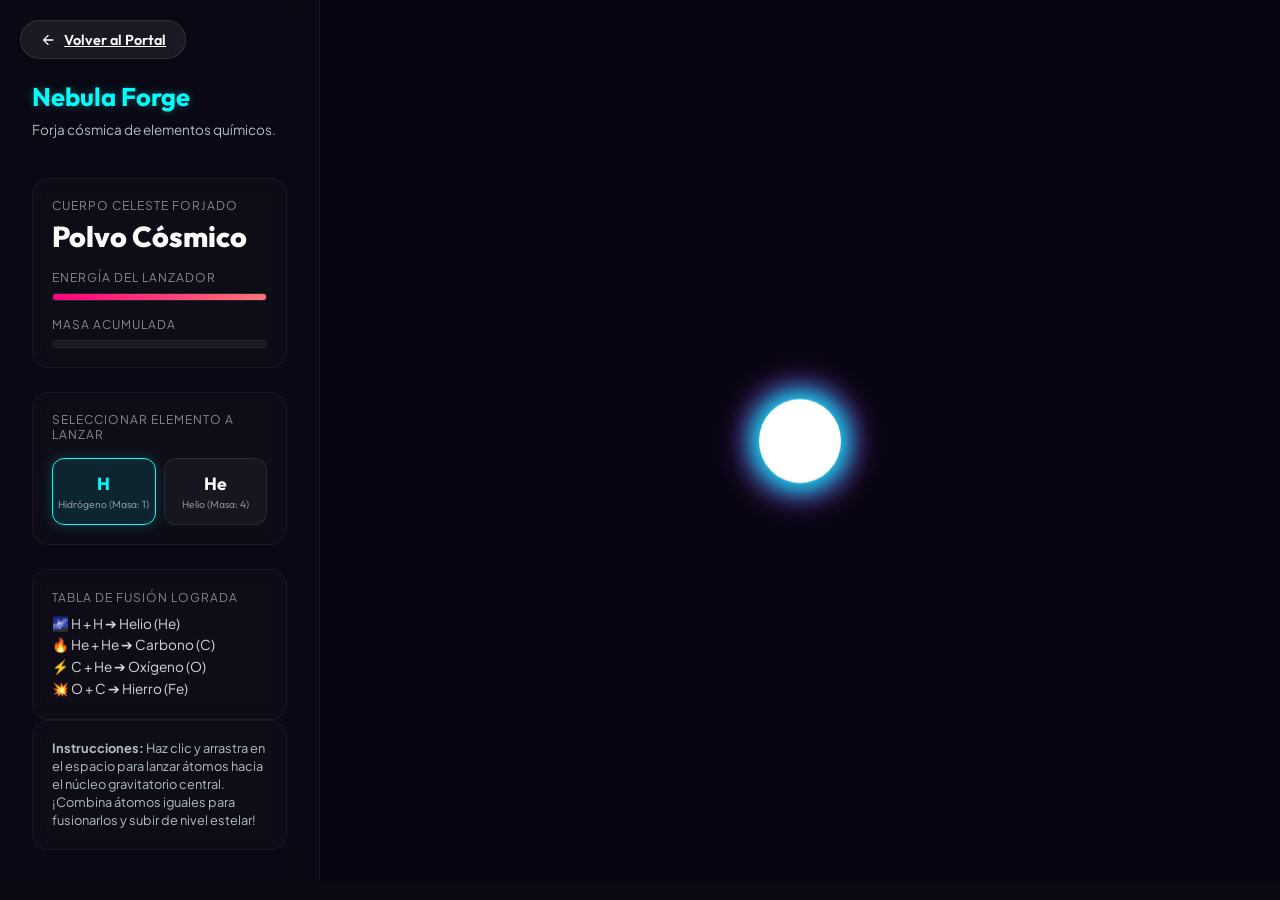
<file: nebula_forge.html>
<!DOCTYPE html>
<html lang="es">
<head>
    <meta charset="UTF-8">
    <meta name="viewport" content="width=device-width, initial-scale=1.0">
    <title>Nebula Forge | Alquimia Estelar</title>
    <link rel="stylesheet" href="style.css">
</head>
<body class="nebula-theme">

    <!-- Botón para regresar al portal -->
    <a href="index.html" class="back-to-portal">
        <svg viewBox="0 0 24 24">
            <path d="M20 11H7.83l5.59-5.59L12 4l-8 8 8 8 1.41-1.41L7.83 13H20v-2z"/>
        </svg>
        <span>Volver al Portal</span>
    </a>

    <!-- Layout del juego -->
    <div class="nebula-layout">
        
        <!-- Panel de control lateral -->
        <aside class="nebula-sidebar">
            <div class="nebula-hud">
                <div>
                    <h1 class="nebula-title">Nebula Forge</h1>
                    <p style="font-size: 0.85rem; color: #b2bec3; margin-bottom: 1rem;">Forja cósmica de elementos químicos.</p>
                </div>

                <!-- Estado del Reactor/Núcleo -->
                <div class="glass-panel">
                    <div class="sidebar-label">Cuerpo Celeste Forjado</div>
                    <div class="sidebar-value" id="celestial-name">Polvo Espacial</div>
                    
                    <div style="margin-top: 1rem;">
                        <div class="sidebar-label">Energía del Lanzador</div>
                        <div class="progress-bar-container">
                            <div class="progress-bar-fill fill-energy" id="energy-bar" style="width: 100%;"></div>
                        </div>
                    </div>

                    <div style="margin-top: 1rem;">
                        <div class="sidebar-label">Masa Acumulada</div>
                        <div class="progress-bar-container">
                            <div class="progress-bar-fill fill-mass" id="mass-bar" style="width: 0%;"></div>
                        </div>
                    </div>
                </div>

                <!-- Selector de Elementos -->
                <div class="glass-panel">
                    <div class="sidebar-label">Seleccionar Elemento a Lanzar</div>
                    <div class="element-selector-container">
                        <button class="element-btn h-btn active" onclick="selectElement('H')">
                            H
                            <span>Hidrógeno (Masa: 1)</span>
                        </button>
                        <button class="element-btn he-btn" onclick="selectElement('He')">
                            He
                            <span>Helio (Masa: 4)</span>
                        </button>
                    </div>
                </div>

                <!-- Tabla de Elementos Creados -->
                <div class="glass-panel" style="font-size: 0.85rem;">
                    <div class="sidebar-label">Tabla de Fusión Lograda</div>
                    <ul style="list-style: none; color: #d1d8e0; margin-top: 0.5rem; line-height: 1.6;" id="fusion-log">
                        <li>🌌 H + H ➔ Helio (He)</li>
                        <li>🔥 He + He ➔ Carbono (C)</li>
                        <li>⚡ C + He ➔ Oxígeno (O)</li>
                        <li>💥 O + C ➔ Hierro (Fe)</li>
                    </ul>
                </div>
            </div>

            <!-- Instrucciones rápidas -->
            <div class="glass-panel" style="font-size: 0.8rem; line-height: 1.4; color: #b2bec3;">
                <strong>Instrucciones:</strong> Haz clic y arrastra en el espacio para lanzar átomos hacia el núcleo gravitatorio central. ¡Combina átomos iguales para fusionarlos y subir de nivel estelar!
            </div>
        </aside>

        <!-- Zona del canvas espacial -->
        <main class="nebula-canvas-container">
            <canvas id="nebula-canvas"></canvas>
            
            <!-- Toast Feedback flotante -->
            <div id="toast" class="toast-feedback"></div>
        </main>
    </div>

    <!-- Modal de Fin de Juego / Victoria -->
    <div class="modal-overlay" id="nebula-modal">
        <div class="modal-content" style="background: var(--cosmic-bg); color: #fff; border: 1px solid rgba(255,255,255,0.1);">
            <div class="modal-header">
                <span class="modal-badge" id="modal-badge-status" style="background: rgba(0, 255, 255, 0.1); color: var(--cosmic-secondary);">¡Simulación Terminada!</span>
            </div>
            <h2 class="modal-title" id="modal-title-text" style="font-size: 2.2rem; margin-bottom: 1rem;">Estrella Forjada</h2>
            <p class="modal-description" id="modal-desc-text" style="color: #b2bec3;">¡Has logrado fusionar suficientes elementos para crear una enana roja brillante!</p>
            <button class="btn-primary" onclick="restartGame()" style="background: linear-gradient(135deg, var(--cosmic-primary), var(--cosmic-accent)); width: 100%; padding: 1rem; border-radius: 12px; font-size: 1.1rem; box-shadow: 0 5px 15px rgba(138,43,226,0.4);">
                Volver a Forjar
            </button>
        </div>
    </div>

    <script src="nebula_forge.js"></script>
</body>
</html>
</file>
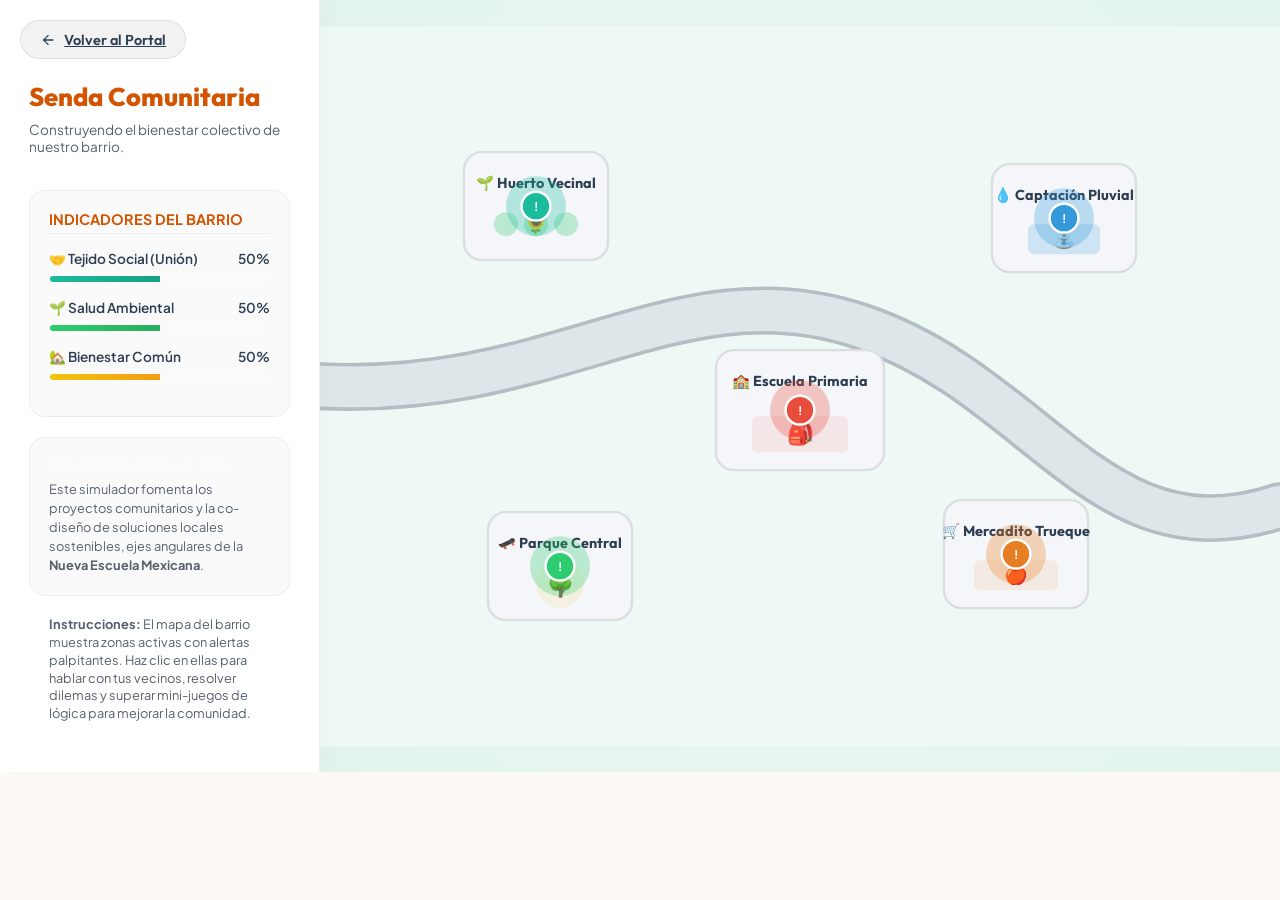
<file: senda_comunitaria.html>
<!DOCTYPE html>
<html lang="es">
<head>
    <meta charset="UTF-8">
    <meta name="viewport" content="width=device-width, initial-scale=1.0">
    <title>Senda Comunitaria | Guardianes del Barrio</title>
    <link rel="stylesheet" href="style.css">
</head>
<body class="senda-theme">

    <!-- Botón de retorno al portal -->
    <a href="index.html" class="back-to-portal" style="color: var(--nem-dark); background: rgba(0,0,0,0.05); border: 1px solid rgba(0,0,0,0.08);">
        <svg viewBox="0 0 24 24">
            <path d="M20 11H7.83l5.59-5.59L12 4l-8 8 8 8 1.41-1.41L7.83 13H20v-2z"/>
        </svg>
        <span>Volver al Portal</span>
    </a>

    <!-- Layout principal -->
    <div class="senda-layout">
        
        <!-- Sidebar de Indicadores NEM -->
        <aside class="senda-sidebar">
            <div class="senda-hud">
                <div>
                    <h1 class="senda-title">Senda Comunitaria</h1>
                    <p style="font-size: 0.85rem; color: #57606f; margin-bottom: 1rem;">Construyendo el bienestar colectivo de nuestro barrio.</p>
                </div>

                <!-- Indicadores de la Comunidad -->
                <div class="glass-panel">
                    <h2 style="font-size: 0.9rem; text-transform: uppercase; color: var(--nem-primary); margin-bottom: 1rem; border-bottom: 1px solid rgba(0,0,0,0.05); padding-bottom: 0.3rem;">Indicadores del Barrio</h2>
                    
                    <!-- Indicador 1: Tejido Social -->
                    <div class="stat-item">
                        <div class="stat-header">
                            <span>🤝 Tejido Social (Unión)</span>
                            <span id="val-social">50%</span>
                        </div>
                        <div class="progress-bar-container">
                            <div class="progress-bar-fill fill-social" id="bar-social" style="width: 50%;"></div>
                        </div>
                    </div>

                    <!-- Indicador 2: Salud Ambiental -->
                    <div class="stat-item">
                        <div class="stat-header">
                            <span>🌱 Salud Ambiental</span>
                            <span id="val-health">50%</span>
                        </div>
                        <div class="progress-bar-container">
                            <div class="progress-bar-fill fill-health" id="bar-health" style="width: 50%;"></div>
                        </div>
                    </div>

                    <!-- Indicador 3: Bienestar Humano -->
                    <div class="stat-item">
                        <div class="stat-header">
                            <span>🏡 Bienestar Común</span>
                            <span id="val-wellbeing">50%</span>
                        </div>
                        <div class="progress-bar-container">
                            <div class="progress-bar-fill fill-wellbeing" id="bar-wellbeing" style="width: 50%;"></div>
                        </div>
                    </div>
                </div>

                <!-- Registro Escolar NEM -->
                <div class="glass-panel" style="font-size: 0.8rem; line-height: 1.5; color: #57606f;">
                    <div class="sidebar-label">Alineación Pedagógica</div>
                    <p>Este simulador fomenta los proyectos comunitarios y la co-diseño de soluciones locales sostenibles, ejes angulares de la <strong>Nueva Escuela Mexicana</strong>.</p>
                </div>
            </div>

            <!-- Instrucciones de Uso -->
            <div class="glass-panel" style="font-size: 0.8rem; line-height: 1.4; color: #57606f;">
                <strong>Instrucciones:</strong> El mapa del barrio muestra zonas activas con alertas palpitantes. Haz clic en ellas para hablar con tus vecinos, resolver dilemas y superar mini-juegos de lógica para mejorar la comunidad.
            </div>
        </aside>

        <!-- Zona del mapa SVG Interactivo -->
        <main class="senda-map-container">
            <svg id="senda-svg-map" viewBox="0 0 800 600">
                <!-- Fondo del Mapa (Áreas verdes, caminos, río) -->
                <rect width="800" height="600" fill="#eef9f6" />
                <path d="M 0,300 C 200,310 300,200 450,250 C 600,300 650,450 800,400" fill="none" stroke="#b2bec3" stroke-width="40" stroke-linecap="round" />
                <path d="M 0,300 C 200,310 300,200 450,250 C 600,300 650,450 800,400" fill="none" stroke="#dfe6e9" stroke-width="34" stroke-linecap="round" /> <!-- Caminos -->

                <!-- Zonas Ilustradas del Barrio -->
                <!-- 1. Huerto Comunitario -->
                <g transform="translate(180, 150)">
                    <rect x="-60" y="-45" width="120" height="90" rx="15" fill="#f5f6fa" stroke="#dcdde1" stroke-width="2" />
                    <text x="0" y="-15" font-family="Outfit" font-size="12" font-weight="700" fill="#2c3e50" text-anchor="middle">🌱 Huerto Vecinal</text>
                    <!-- Iconografía simple -->
                    <circle cx="-25" cy="15" r="10" fill="#2ecc71" opacity="0.3"/>
                    <circle cx="0" cy="15" r="10" fill="#2ecc71" opacity="0.3"/>
                    <circle cx="25" cy="15" r="10" fill="#2ecc71" opacity="0.3"/>
                    <text x="0" y="20" font-size="16" text-anchor="middle">🌻</text>
                </g>

                <!-- 2. Centro de Captación de Agua -->
                <g transform="translate(620, 160)">
                    <rect x="-60" y="-45" width="120" height="90" rx="15" fill="#f5f6fa" stroke="#dcdde1" stroke-width="2" />
                    <text x="0" y="-15" font-family="Outfit" font-size="12" font-weight="700" fill="#2c3e50" text-anchor="middle">💧 Captación Pluvial</text>
                    <rect x="-30" y="5" width="60" height="25" rx="5" fill="#3498db" opacity="0.2"/>
                    <text x="0" y="22" font-size="16" text-anchor="middle">⛲</text>
                </g>

                <!-- 3. Escuela Primaria "Tierra y Libertad" -->
                <g transform="translate(400, 320)">
                    <rect x="-70" y="-50" width="140" height="100" rx="15" fill="#f5f6fa" stroke="#dcdde1" stroke-width="2" />
                    <text x="0" y="-20" font-family="Outfit" font-size="12" font-weight="700" fill="#2c3e50" text-anchor="middle">🏫 Escuela Primaria</text>
                    <rect x="-40" y="5" width="80" height="30" rx="5" fill="#e74c3c" opacity="0.1"/>
                    <text x="0" y="26" font-size="18" text-anchor="middle">🎒</text>
                </g>

                <!-- 4. Parque y Canchas de Recreación -->
                <g transform="translate(200, 450)">
                    <rect x="-60" y="-45" width="120" height="90" rx="15" fill="#f5f6fa" stroke="#dcdde1" stroke-width="2" />
                    <text x="0" y="-15" font-family="Outfit" font-size="12" font-weight="700" fill="#2c3e50" text-anchor="middle">🛹 Parque Central</text>
                    <circle cx="0" cy="15" r="20" fill="#f1c40f" opacity="0.1"/>
                    <text x="0" y="22" font-size="18" text-anchor="middle">🌳</text>
                </g>

                <!-- 5. Mercadito Solidario de Trueque -->
                <g transform="translate(580, 440)">
                    <rect x="-60" y="-45" width="120" height="90" rx="15" fill="#f5f6fa" stroke="#dcdde1" stroke-width="2" />
                    <text x="0" y="-15" font-family="Outfit" font-size="12" font-weight="700" fill="#2c3e50" text-anchor="middle">🛒 Mercadito Trueque</text>
                    <rect x="-35" y="5" width="70" height="25" rx="5" fill="#e67e22" opacity="0.1"/>
                    <text x="0" y="22" font-size="16" text-anchor="middle">🍎</text>
                </g>

                <!-- PINS INTERACTIVOS (ALERTAS) -->
                <!-- Pin Huerto -->
                <g id="pin-huerto" class="map-marker" onclick="openQuest('huerto')">
                    <circle cx="180" cy="150" r="25" fill="#1abc9c" opacity="0.3" class="marker-pulse" />
                    <circle cx="180" cy="150" r="12" fill="#1abc9c" stroke="#ffffff" stroke-width="2" />
                    <text x="180" y="154" font-size="10" fill="#ffffff" text-anchor="middle" font-weight="bold">!</text>
                </g>

                <!-- Pin Agua -->
                <g id="pin-agua" class="map-marker" onclick="openQuest('agua')">
                    <circle cx="620" cy="160" r="25" fill="#3498db" opacity="0.3" class="marker-pulse" />
                    <circle cx="620" cy="160" r="12" fill="#3498db" stroke="#ffffff" stroke-width="2" />
                    <text x="620" y="164" font-size="10" fill="#ffffff" text-anchor="middle" font-weight="bold">!</text>
                </g>

                <!-- Pin Escuela -->
                <g id="pin-escuela" class="map-marker" onclick="openQuest('escuela')">
                    <circle cx="400" cy="320" r="25" fill="#e74c3c" opacity="0.3" class="marker-pulse" />
                    <circle cx="400" cy="320" r="12" fill="#e74c3c" stroke="#ffffff" stroke-width="2" />
                    <text x="400" y="324" font-size="10" fill="#ffffff" text-anchor="middle" font-weight="bold">!</text>
                </g>

                <!-- Pin Parque -->
                <g id="pin-parque" class="map-marker" onclick="openQuest('parque')">
                    <circle cx="200" cy="450" r="25" fill="#2ecc71" opacity="0.3" class="marker-pulse" />
                    <circle cx="200" cy="450" r="12" fill="#2ecc71" stroke="#ffffff" stroke-width="2" />
                    <text x="200" y="454" font-size="10" fill="#ffffff" text-anchor="middle" font-weight="bold">!</text>
                </g>

                <!-- Pin Mercado -->
                <g id="pin-mercado" class="map-marker" onclick="openQuest('mercado')">
                    <circle cx="580" cy="440" r="25" fill="#e67e22" opacity="0.3" class="marker-pulse" />
                    <circle cx="580" cy="440" r="12" fill="#e67e22" stroke="#ffffff" stroke-width="2" />
                    <text x="580" y="444" font-size="10" fill="#ffffff" text-anchor="middle" font-weight="bold">!</text>
                </g>
            </svg>

            <!-- Toast de Feedback flotante -->
            <div id="senda-toast" class="toast-feedback"></div>
        </main>
    </div>

    <!-- Modales para Dilemas y Mini-juegos -->
    <div class="modal-overlay" id="quest-modal">
        <div class="modal-content" id="quest-modal-content">
            <!-- El contenido dinámico de dilemas o mini-juegos se inyectará aquí -->
        </div>
    </div>

    <script src="senda_comunitaria.js"></script>
</body>
</html>
</file>
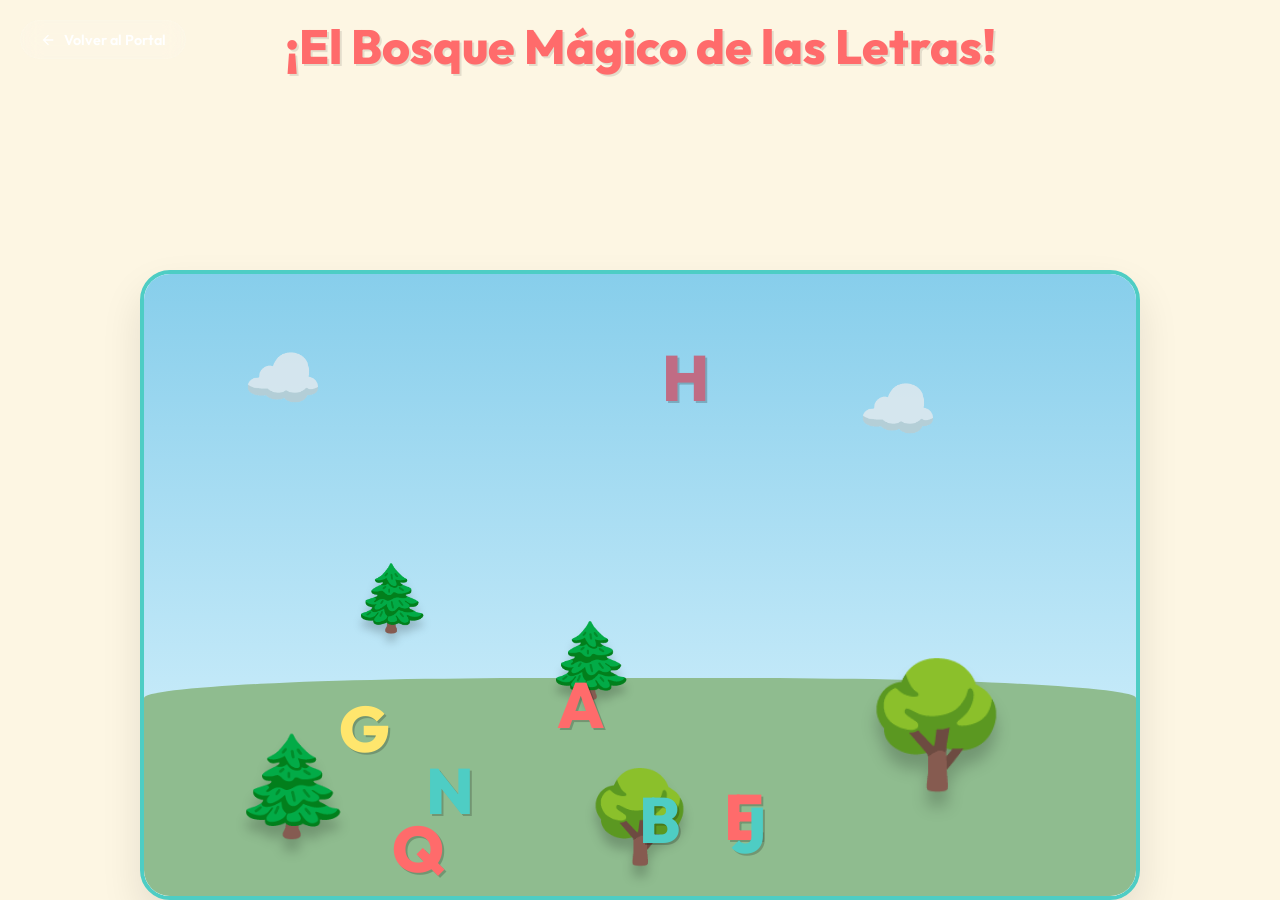
<file: APRENDIENDO LETRAS/bosque_letras.html>
<!DOCTYPE html>
<html lang="es">
<head>
    <meta charset="UTF-8">
    <meta name="viewport" content="width=device-width, initial-scale=1.0">
    <title>Bosque de las Letras | Preescolar Fase 2</title>
    <link rel="stylesheet" href="style.css">
</head>
<body class="preschool-theme">

    <button class="back-to-portal" onclick="location.href='index.html'">
        <svg viewBox="0 0 24 24"><path d="M20 11H7.83l5.59-5.59L12 4l-8 8 8 8 1.41-1.41L7.83 13H20v-2z"/></svg>
        Volver al Portal
    </button>

    <h1 class="preschool-title">¡El Bosque Mágico de las Letras!</h1>
    
    <div class="preschool-canvas" id="bosque-container">
        <!-- Fondo del Bosque -->
        <div class="forest-sky"></div>
        <div class="forest-ground"></div>
        <!-- Árboles Decorativos -->
        <div class="tree-bg" style="left: 10%; bottom: 10%; transform: scale(1.2);">🌲</div>
        <div class="tree-bg" style="right: 15%; bottom: 20%; transform: scale(1.5);">🌳</div>
        <div class="tree-bg" style="left: 40%; bottom: 30%; transform: scale(0.9);">🌲</div>
        <div class="tree-bg" style="right: 45%; bottom: 5%; transform: scale(1.1);">🌳</div>
        <div class="tree-bg" style="left: 20%; bottom: 40%; transform: scale(0.8);">🌲</div>
        <!-- Nubes Decorativas -->
        <div class="cloud-bg" style="left: 10%; top: 10%;">☁️</div>
        <div class="cloud-bg" style="right: 20%; top: 15%;">☁️</div>
        
        <!-- Las letras se inyectarán aquí vía JavaScript -->
    </div>

    <!-- Modal Preescolar -->
    <div class="modal-overlay" id="preschool-modal">
        <div class="modal-content preschool-modal">
            <h2 class="modal-title" id="modal-letter" style="font-size: 5rem; color: var(--preschool-primary); margin-bottom: 0;">A</h2>
            <p class="modal-description" id="modal-word" style="font-size: 2rem; font-weight: 800; color: var(--preschool-dark);">de Abeja</p>
            <div id="modal-icon" style="font-size: 6rem; margin: 1rem 0; animation: bounce 2s infinite;">🐝</div>
            <button class="btn-primary" onclick="closeModal()" style="font-size: 1.5rem; padding: 1rem 2rem; background: var(--preschool-secondary);">¡Genial!</button>
        </div>
    </div>

    <script src="bosque_letras.js"></script>
</body>
</html>
</file>
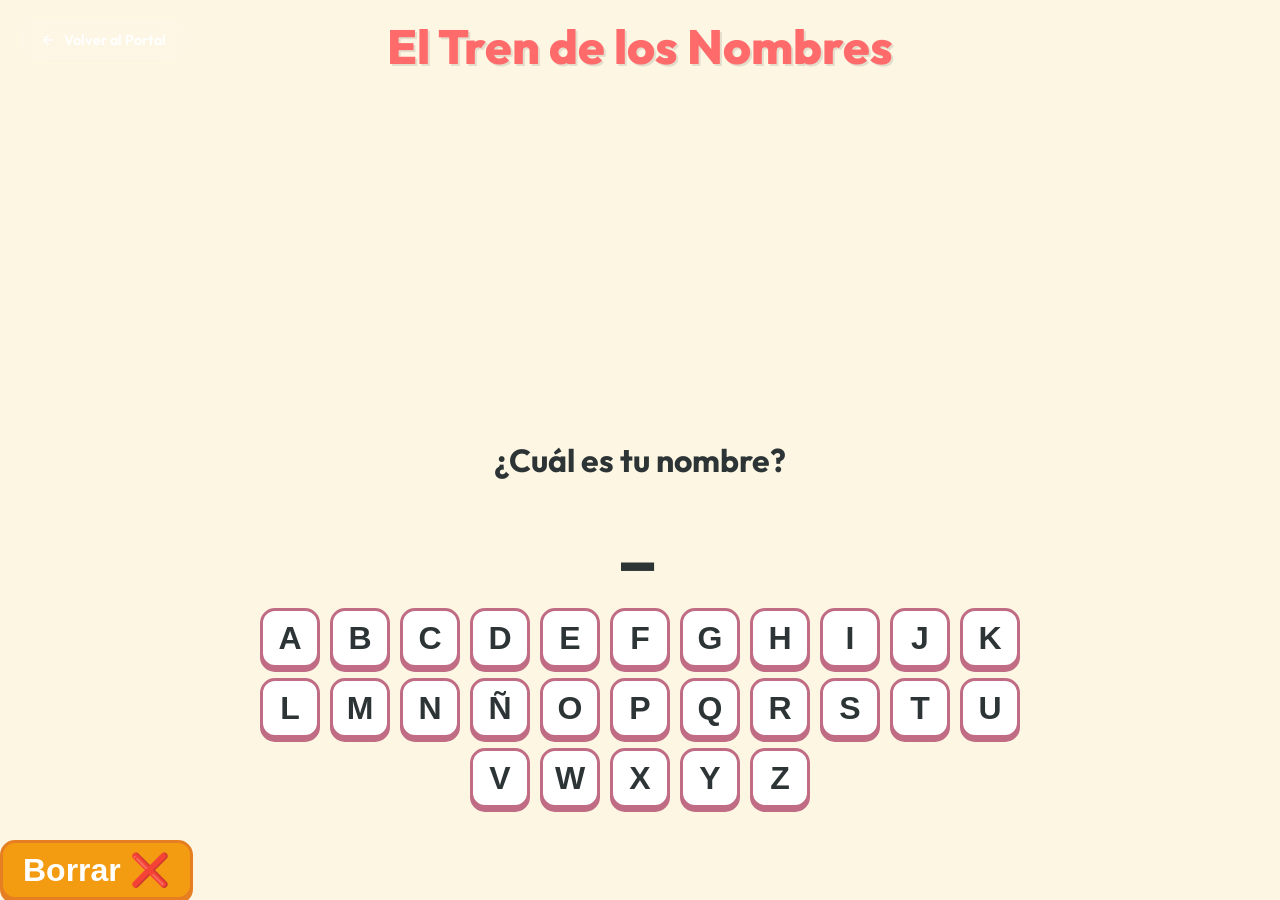
<file: APRENDIENDO LETRAS/tren_sonidos.html>
<!DOCTYPE html>
<html lang="es">
<head>
    <meta charset="UTF-8">
    <meta name="viewport" content="width=device-width, initial-scale=1.0">
    <title>Tren de los Sonidos | Preescolar Fase 2</title>
    <link rel="stylesheet" href="style.css">
</head>
<body class="preschool-theme">

    <button class="back-to-portal" onclick="location.href='index.html'">
        <svg viewBox="0 0 24 24"><path d="M20 11H7.83l5.59-5.59L12 4l-8 8 8 8 1.41-1.41L7.83 13H20v-2z"/></svg>
        Volver al Portal
    </button>

    <h1 class="preschool-title">El Tren de los Nombres</h1>
    
    <div id="step-1">
        <h2 style="text-align: center; color: var(--preschool-dark); font-size: 2rem;">¿Cuál es tu nombre?</h2>
        <div class="name-display" id="name-display">_</div>
        <div class="virtual-keyboard" id="keyboard">
            <!-- Teclas inyectadas por JS -->
        </div>
        <div style="text-align: center; margin-top: 1rem;">
            <button class="key-btn action-btn" onclick="startTrain()" id="btn-start" style="display: none;">¡Subir al tren! 🚂</button>
            <button class="key-btn action-btn" onclick="clearName()" style="background: #f39c12; border-color: #e67e22; box-shadow: 0 4px 0 #e67e22;">Borrar ❌</button>
        </div>
    </div>

    <div id="step-2" style="display: none;">
        <div class="train-container" id="train-track">
            <!-- Locomotora y Vagones -->
            <div class="train-engine"></div>
        </div>

        <div style="text-align: center; margin-top: 2rem;">
            <h2 id="instruction-text" style="color: var(--preschool-dark); font-size: 2rem; margin-bottom: 1rem;">Busca algo que empiece con la letra...</h2>
            
            <div id="options-container" style="display: flex; justify-content: center; gap: 20px;">
                <!-- Opciones inyectadas por JS -->
            </div>
        </div>
    </div>

    <!-- Modal de Victoria -->
    <div class="modal-overlay" id="victory-modal">
        <div class="modal-content preschool-modal">
            <h2 class="modal-title" style="font-size: 3rem; color: var(--preschool-secondary); margin-bottom: 1rem;">¡Tren Completado!</h2>
            <div style="font-size: 6rem; margin: 1rem 0; animation: bounce 1.5s infinite;">🎉🚂🎊</div>
            <p style="font-size: 1.5rem; font-weight: 700; color: var(--preschool-dark);">¡Tu nombre tiene sonidos muy especiales!</p>
            <button class="btn-primary" onclick="location.reload()" style="font-size: 1.5rem; padding: 1rem 2rem;">Volver a Jugar</button>
        </div>
    </div>

    <script src="tren_sonidos.js"></script>
</body>
</html>
</file>
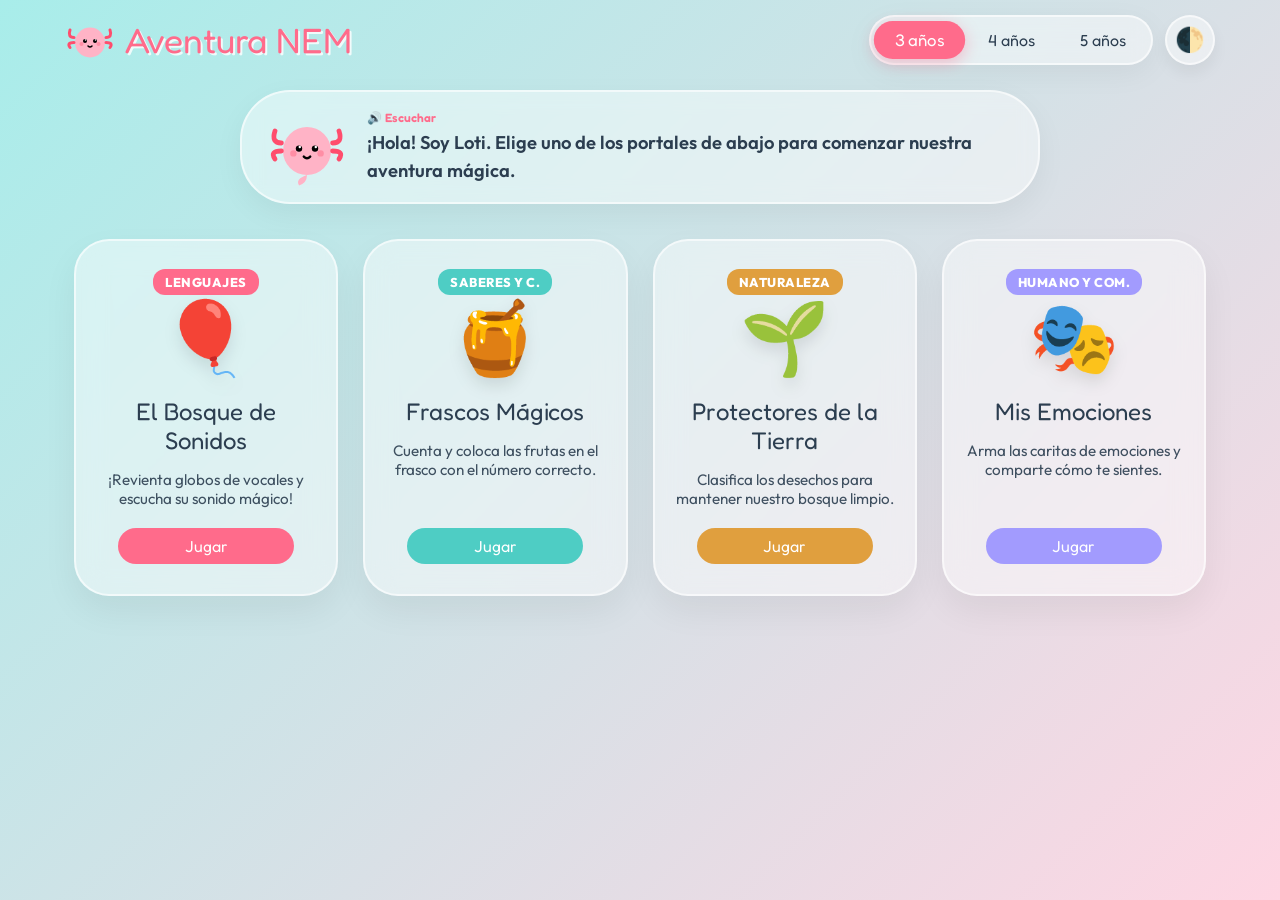
<file: AVENTURA NEM/Aventura_NEM_Preescolar.html>
<!DOCTYPE html>
<html lang="es">
<head>
    <meta charset="UTF-8">
    <meta name="viewport" content="width=device-width, initial-scale=1.0">
    <title>Aventura NEM: El Domo del Aprendizaje Mágico</title>
    <!-- Fonts -->
    <link rel="preconnect" href="https://fonts.googleapis.com">
    <link rel="preconnect" href="https://fonts.gstatic.com" crossorigin>
    <link href="https://fonts.googleapis.com/css2?family=Fredoka+One&family=Outfit:wght@400;600;800&display=swap" rel="stylesheet">
    
    <style>
        :root {
            --primary: #ff6b8b;
            --secondary: #4ecdc4;
            --warning: #ffe066;
            --success: #2ecc71;
            --bg-grad: linear-gradient(135deg, #a8edea 0%, #fed6e3 100%);
            --glass-bg: rgba(255, 255, 255, 0.45);
            --glass-border: rgba(255, 255, 255, 0.6);
            --text-dark: #2c3e50;
        }

        [data-theme="dark"] {
            --primary: #ff85a2;
            --secondary: #64dfdf;
            --warning: #ffd166;
            --success: #4ade80;
            --bg-grad: linear-gradient(135deg, #0f172a 0%, #1e1b4b 100%);
            --glass-bg: rgba(30, 41, 59, 0.6);
            --glass-border: rgba(255, 255, 255, 0.1);
            --text-dark: #f8fafc;
        }

        * {
            box-sizing: border-box;
            user-select: none;
            -webkit-user-drag: none;
        }

        body {
            margin: 0;
            padding: 0;
            font-family: 'Outfit', sans-serif;
            background: var(--bg-grad);
            min-height: 100vh;
            display: flex;
            flex-direction: column;
            align-items: center;
            overflow-x: hidden;
            color: var(--text-dark);
            transition: background 0.5s ease;
        }

        .top-bar {
            width: 100%;
            max-width: 1200px;
            padding: 15px 25px;
            display: flex;
            justify-content: space-between;
            align-items: center;
            z-index: 10;
        }

        .logo-title {
            font-family: 'Fredoka One', cursive;
            font-size: 2.2rem;
            color: var(--primary);
            text-shadow: 2px 2px 0px rgba(255,255,255,0.8);
            display: flex;
            align-items: center;
            gap: 10px;
            animation: float 4s ease-in-out infinite;
        }

        [data-theme="dark"] .logo-title {
            text-shadow: 2px 2px 0px rgba(0,0,0,0.5);
        }

        .controls-group {
            display: flex;
            gap: 12px;
            align-items: center;
        }

        .btn-control {
            background: var(--glass-bg);
            border: 2px solid var(--glass-border);
            border-radius: 50%;
            width: 50px;
            height: 50px;
            display: flex;
            justify-content: center;
            align-items: center;
            font-size: 1.5rem;
            cursor: pointer;
            box-shadow: 0 8px 16px rgba(0,0,0,0.06);
            backdrop-filter: blur(10px);
            transition: transform 0.2s, background 0.3s;
        }

        .btn-control:hover {
            transform: scale(1.1) rotate(5deg);
            background: rgba(255, 255, 255, 0.8);
        }

        .grade-selector {
            background: var(--glass-bg);
            border: 2px solid var(--glass-border);
            border-radius: 30px;
            padding: 5px;
            display: flex;
            gap: 5px;
            box-shadow: 0 8px 30px rgba(0,0,0,0.05);
            backdrop-filter: blur(10px);
        }

        .grade-btn {
            border: none;
            background: transparent;
            padding: 8px 20px;
            border-radius: 25px;
            font-family: 'Fredoka One', cursive;
            font-size: 1rem;
            cursor: pointer;
            color: var(--text-dark);
            transition: all 0.3s cubic-bezier(0.175, 0.885, 0.32, 1.275);
        }

        .grade-btn.active {
            background: var(--primary);
            color: white;
            box-shadow: 0 4px 15px rgba(255, 107, 139, 0.4);
            transform: scale(1.05);
        }

        .mascot-container {
            display: flex;
            align-items: center;
            gap: 20px;
            margin: 10px 0 25px 0;
            background: var(--glass-bg);
            border: 2px solid var(--glass-border);
            padding: 15px 25px;
            border-radius: 50px;
            max-width: 800px;
            width: 90%;
            box-shadow: 0 10px 30px rgba(0,0,0,0.05);
            backdrop-filter: blur(10px);
            cursor: pointer;
            transition: transform 0.2s;
            position: relative;
        }

        .mascot-container:hover {
            transform: translateY(-3px) scale(1.01);
        }

        .mascot-avatar {
            width: 80px;
            height: 80px;
            flex-shrink: 0;
        }

        .bubble-speech {
            font-size: 1.15rem;
            line-height: 1.5;
            font-weight: 600;
            color: var(--text-dark);
            position: relative;
        }

        .bubble-speech::before {
            content: "🔊 Escuchar";
            display: block;
            font-size: 0.75rem;
            color: var(--primary);
            font-family: 'Fredoka One', cursive;
            margin-bottom: 2px;
        }

        .hub-container {
            display: grid;
            grid-template-columns: repeat(auto-fit, minmax(260px, 1fr));
            gap: 25px;
            width: 90%;
            max-width: 1200px;
            padding: 10px;
            margin-bottom: 50px;
        }

        .card-world {
            background: var(--glass-bg);
            border: 2px solid var(--glass-border);
            border-radius: 35px;
            padding: 30px 20px;
            text-align: center;
            cursor: pointer;
            box-shadow: 0 15px 35px rgba(0,0,0,0.06);
            backdrop-filter: blur(15px);
            transition: all 0.3s cubic-bezier(0.175, 0.885, 0.32, 1.275);
            position: relative;
            overflow: hidden;
            display: flex;
            flex-direction: column;
            align-items: center;
            justify-content: space-between;
            min-height: 340px;
        }

        .card-world::before {
            content: '';
            position: absolute;
            top: -50%;
            left: -50%;
            width: 200%;
            height: 200%;
            background: radial-gradient(circle, rgba(255,255,255,0.15) 0%, transparent 60%);
            opacity: 0;
            transition: opacity 0.3s;
        }

        .card-world:hover::before {
            opacity: 1;
        }

        .card-world:hover {
            transform: translateY(-10px);
            box-shadow: 0 25px 45px rgba(0,0,0,0.12);
        }

        .card-world.world-1:hover { border-color: #ff6b8b; }
        .card-world.world-2:hover { border-color: #4ecdc4; }
        .card-world.world-3:hover { border-color: #ffd166; }
        .card-world.world-4:hover { border-color: #a29bfe; }

        .world-icon {
            font-size: 4.5rem;
            margin-bottom: 15px;
            filter: drop-shadow(0 8px 8px rgba(0,0,0,0.1));
            animation: bounce 3s infinite;
        }

        .world-title {
            font-family: 'Fredoka One', cursive;
            font-size: 1.5rem;
            margin: 10px 0;
        }

        .world-tag {
            font-size: 0.8rem;
            text-transform: uppercase;
            font-weight: 800;
            padding: 5px 12px;
            border-radius: 12px;
            color: white;
            letter-spacing: 0.5px;
            margin-bottom: 15px;
        }

        .world-desc {
            font-size: 0.95rem;
            opacity: 0.9;
            margin-bottom: 20px;
        }

        .game-viewport {
            width: 90%;
            max-width: 900px;
            background: var(--glass-bg);
            border: 3px solid var(--glass-border);
            border-radius: 40px;
            padding: 30px;
            box-shadow: 0 20px 50px rgba(0,0,0,0.1);
            backdrop-filter: blur(20px);
            display: none;
            flex-direction: column;
            align-items: center;
            position: relative;
            margin-bottom: 50px;
            min-height: 500px;
        }

        .btn-back {
            position: absolute;
            top: 20px;
            left: 20px;
            border: none;
            background: var(--primary);
            color: white;
            font-family: 'Fredoka One', cursive;
            padding: 10px 20px;
            border-radius: 20px;
            cursor: pointer;
            box-shadow: 0 5px 15px rgba(255, 107, 139, 0.3);
            transition: transform 0.2s;
            z-index: 10;
        }

        .btn-back:hover {
            transform: scale(1.05);
        }

        .game-title {
            font-family: 'Fredoka One', cursive;
            font-size: 2rem;
            text-align: center;
            margin-top: 15px;
            margin-bottom: 25px;
            color: var(--text-dark);
        }

        /* Game 1: Balloons */
        .balloon-container {
            display: flex;
            flex-wrap: wrap;
            justify-content: center;
            gap: 25px;
            width: 100%;
            margin-top: 20px;
        }

        .balloon {
            width: 90px;
            height: 120px;
            border-radius: 50% 50% 50% 50% / 40% 40% 60% 60%;
            position: relative;
            cursor: pointer;
            display: flex;
            justify-content: center;
            align-items: center;
            font-family: 'Fredoka One', cursive;
            font-size: 2.5rem;
            color: white;
            box-shadow: inset -10px -10px 20px rgba(0,0,0,0.15), 0 10px 20px rgba(0,0,0,0.1);
            animation: balloonFloat 4s ease-in-out infinite;
            transition: transform 0.1s;
        }

        .balloon::after {
            content: '';
            position: absolute;
            bottom: -8px;
            left: 50%;
            transform: translateX(-50%);
            border-left: 6px solid transparent;
            border-right: 6px solid transparent;
            border-bottom: 8px solid currentColor;
            opacity: 0.8;
        }

        .balloon-string {
            width: 2px;
            height: 40px;
            background: rgba(0,0,0,0.15);
            position: absolute;
            bottom: -48px;
            left: 50%;
        }

        /* Game 2 & 3: Tap-to-Place Glow effects */
        .selectable-item {
            cursor: pointer;
            transition: transform 0.2s, box-shadow 0.2s;
            border: 4px solid transparent;
            border-radius: 15px;
            padding: 5px;
        }

        .selectable-item.selected {
            transform: scale(1.15);
            border-color: #ffd166;
            box-shadow: 0 0 15px #ffd166;
            animation: pulseGlow 1.5s infinite;
        }

        @keyframes pulseGlow {
            0% { box-shadow: 0 0 5px #ffd166; }
            50% { box-shadow: 0 0 20px #ffd166; }
            100% { box-shadow: 0 0 5px #ffd166; }
        }

        /* Jars with wrap and better layout to show all fruits */
        .jar-game-layout {
            display: flex;
            flex-direction: column;
            align-items: center;
            gap: 30px;
            width: 100%;
        }

        .jar-target-info {
            background: rgba(255,255,255,0.7);
            border-radius: 20px;
            padding: 10px 25px;
            font-family: 'Fredoka One', cursive;
            font-size: 1.5rem;
            box-shadow: 0 4px 10px rgba(0,0,0,0.05);
            color: var(--primary);
            text-align: center;
        }

        .jar-container {
            display: flex;
            gap: 40px;
            justify-content: center;
            align-items: flex-end;
            margin: 20px 0;
            flex-wrap: wrap;
        }

        .magic-jar {
            width: 220px;
            height: 240px;
            border: 6px solid rgba(255,255,255,0.8);
            border-radius: 30px 30px 60px 60px;
            background: rgba(255, 255, 255, 0.2);
            box-shadow: inset 0 20px 30px rgba(255,255,255,0.6), 0 10px 25px rgba(0,0,0,0.1);
            position: relative;
            display: flex;
            flex-wrap: wrap-reverse;
            justify-content: center;
            align-content: flex-start;
            padding: 50px 15px 15px 15px;
            gap: 6px;
            overflow: hidden;
            cursor: pointer;
            transition: transform 0.3s;
        }

        .magic-jar.highlight {
            transform: scale(1.05);
            border-color: var(--secondary);
            box-shadow: 0 0 25px var(--secondary);
        }

        .magic-jar::before {
            content: '';
            position: absolute;
            top: 0;
            left: 50%;
            transform: translateX(-50%);
            width: 70px;
            height: 15px;
            background: rgba(255,255,255,0.9);
            border-radius: 6px;
        }

        .jar-label {
            position: absolute;
            top: 15px;
            left: 50%;
            transform: translateX(-50%);
            background: rgba(0, 0, 0, 0.75);
            color: white;
            font-family: 'Fredoka One', cursive;
            padding: 2px 12px;
            border-radius: 10px;
            font-size: 1.1rem;
            z-index: 5;
        }

        .fruit-pool {
            display: flex;
            gap: 15px;
            flex-wrap: wrap;
            justify-content: center;
            padding: 15px;
            background: rgba(255,255,255,0.3);
            border-radius: 20px;
            width: 100%;
        }

        .draggable-fruit {
            font-size: 2.8rem;
            animation: bounceLight 3s infinite;
        }

        /* Trash game */
        .recycle-game-layout {
            display: flex;
            flex-direction: column;
            align-items: center;
            gap: 30px;
            width: 100%;
        }

        .bins-container {
            display: flex;
            gap: 30px;
            flex-wrap: wrap;
            justify-content: center;
        }

        .trash-bin {
            width: 140px;
            height: 190px;
            border-radius: 20px;
            color: white;
            font-family: 'Fredoka One', cursive;
            display: flex;
            flex-direction: column;
            align-items: center;
            justify-content: flex-end;
            padding-bottom: 20px;
            position: relative;
            box-shadow: 0 10px 20px rgba(0,0,0,0.1);
            cursor: pointer;
            transition: transform 0.2s, box-shadow 0.2s;
        }

        .trash-bin.highlight {
            transform: scale(1.05);
            box-shadow: 0 0 25px rgba(255,255,255,0.8);
        }

        .trash-bin.organic { background: #55a630; }
        .trash-bin.inorganic { background: #3a86c8; }
        .trash-bin.paper { background: #e09f3e; }

        .bin-mouth {
            position: absolute;
            top: 20px;
            width: 70%;
            height: 35px;
            background: rgba(0,0,0,0.3);
            border-radius: 10px;
        }

        .trash-items-pool {
            display: flex;
            gap: 20px;
            flex-wrap: wrap;
            justify-content: center;
            min-height: 100px;
            align-items: center;
            width: 100%;
            background: rgba(255,255,255,0.3);
            border-radius: 25px;
            padding: 20px;
        }

        .trash-item {
            font-size: 3.2rem;
        }

        /* Game 4: SVG Emotion Face Builder */
        .emotion-layout {
            display: flex;
            gap: 40px;
            align-items: center;
            justify-content: center;
            flex-wrap: wrap;
            width: 100%;
        }

        .emotion-target {
            background: var(--glass-bg);
            border: 2px solid var(--glass-border);
            border-radius: 20px;
            padding: 20px;
            text-align: center;
            min-width: 200px;
        }

        .emotion-target h3 {
            margin: 0;
            font-family: 'Fredoka One', cursive;
            color: var(--primary);
        }

        .face-builder-canvas {
            width: 240px;
            height: 240px;
            background: #ffe5d9;
            border-radius: 50%;
            border: 8px solid #ffcad4;
            position: relative;
            box-shadow: 0 10px 25px rgba(0,0,0,0.1);
            display: flex;
            justify-content: center;
            align-items: center;
        }

        .built-face-svg {
            width: 100%;
            height: 100%;
        }

        .options-panel {
            display: flex;
            flex-direction: column;
            gap: 15px;
            min-width: 250px;
        }

        .options-row {
            display: flex;
            gap: 10px;
            background: rgba(255,255,255,0.4);
            padding: 10px;
            border-radius: 20px;
            justify-content: center;
        }

        .part-option {
            background: white;
            border-radius: 15px;
            cursor: pointer;
            box-shadow: 0 4px 8px rgba(0,0,0,0.05);
            transition: transform 0.2s, border-color 0.2s;
            width: 70px;
            height: 70px;
            display: flex;
            justify-content: center;
            align-items: center;
            border: 3px solid transparent;
        }

        .part-option svg {
            width: 80%;
            height: 80%;
        }

        .part-option:hover {
            transform: scale(1.1);
        }

        .part-option.selected {
            border-color: var(--primary);
            background: #ffe5d9;
        }

        /* Celebration */
        #confetti-canvas {
            position: fixed;
            top: 0;
            left: 0;
            width: 100vw;
            height: 100vh;
            pointer-events: none;
            z-index: 100;
            display: none;
        }

        @keyframes float {
            0% { transform: translateY(0px) rotate(0deg); }
            50% { transform: translateY(-8px) rotate(1deg); }
            100% { transform: translateY(0px) rotate(0deg); }
        }

        @keyframes bounce {
            0%, 100% { transform: translateY(0px) scale(1); }
            50% { transform: translateY(-10px) scale(1.05); }
        }

        @keyframes bounceLight {
            0%, 100% { transform: translateY(0px); }
            50% { transform: translateY(-5px); }
        }

        @keyframes balloonFloat {
            0%, 100% { transform: translateY(0) rotate(-2deg); }
            50% { transform: translateY(-15px) rotate(2deg); }
        }

        @media (max-width: 768px) {
            .logo-title {
                font-size: 1.6rem;
            }
            .mascot-container {
                flex-direction: column;
                text-align: center;
                padding: 15px;
            }
            .world-icon {
                font-size: 3.5rem;
            }
            .game-viewport {
                padding: 15px;
            }
        }
    </style>
</head>
<body>

    <!-- Celebration Canvas -->
    <canvas id="confetti-canvas"></canvas>

    <!-- Top Bar Controls -->
    <div class="top-bar">
        <div class="logo-title">
            <svg class="mascot-avatar" viewBox="0 0 100 100" style="width: 50px; height: 50px;">
                <circle cx="50" cy="55" r="30" fill="#ffb3c6" />
                <path d="M 18 45 Q 5 45 10 30" stroke="#ff4d6d" stroke-width="6" stroke-linecap="round" fill="none"/>
                <path d="M 18 55 Q 3 55 10 65" stroke="#ff4d6d" stroke-width="6" stroke-linecap="round" fill="none"/>
                <path d="M 82 45 Q 95 45 90 30" stroke="#ff4d6d" stroke-width="6" stroke-linecap="round" fill="none"/>
                <path d="M 82 55 Q 97 55 90 65" stroke="#ff4d6d" stroke-width="6" stroke-linecap="round" fill="none"/>
                <circle cx="40" cy="52" r="4" fill="#000" />
                <circle cx="60" cy="52" r="4" fill="#000" />
                <circle cx="41" cy="50" r="1.5" fill="#fff" />
                <circle cx="61" cy="50" r="1.5" fill="#fff" />
                <path d="M 46 62 Q 50 66 54 62" stroke="#000" stroke-width="3" stroke-linecap="round" fill="none" />
                <circle cx="33" cy="58" r="4" fill="#ff758f" opacity="0.6" />
                <circle cx="67" cy="58" r="4" fill="#ff758f" opacity="0.6" />
            </svg>
            Aventura NEM
        </div>
        <div class="controls-group">
            <div class="grade-selector">
                <button class="grade-btn active" onclick="setGrade(1)" id="btn-grade-1">3 años</button>
                <button class="grade-btn" onclick="setGrade(2)" id="btn-grade-2">4 años</button>
                <button class="grade-btn" onclick="setGrade(3)" id="btn-grade-3">5 años</button>
            </div>
            <button class="btn-control" onclick="toggleTheme()" title="Modo Día/Noche">🌓</button>
        </div>
    </div>

    <!-- Mascot & Speech Bubble -->
    <div class="mascot-container" onclick="repeatInstruction()">
        <svg class="mascot-avatar" viewBox="0 0 100 100">
            <path d="M 50 85 Q 35 90 40 98 Q 50 95 50 85" fill="#ffb3c6" />
            <circle cx="50" cy="55" r="30" fill="#ffb3c6" />
            <path d="M 18 45 Q 5 45 10 30" stroke="#ff4d6d" stroke-width="6" stroke-linecap="round" fill="none"/>
            <path d="M 18 55 Q 3 55 10 65" stroke="#ff4d6d" stroke-width="6" stroke-linecap="round" fill="none"/>
            <path d="M 82 45 Q 95 45 90 30" stroke="#ff4d6d" stroke-width="6" stroke-linecap="round" fill="none"/>
            <path d="M 82 55 Q 97 55 90 65" stroke="#ff4d6d" stroke-width="6" stroke-linecap="round" fill="none"/>
            <circle cx="40" cy="52" r="4" fill="#000" />
            <circle cx="60" cy="52" r="4" fill="#000" />
            <circle cx="41" cy="50" r="1.5" fill="#fff" />
            <circle cx="61" cy="50" r="1.5" fill="#fff" />
            <path d="M 46 62 Q 50 66 54 62" stroke="#000" stroke-width="3" stroke-linecap="round" fill="none" />
            <circle cx="33" cy="58" r="4" fill="#ff758f" opacity="0.6" />
            <circle cx="67" cy="58" r="4" fill="#ff758f" opacity="0.6" />
        </svg>
        <div class="bubble-speech" id="mascot-speech">¡Hola! Soy Loti. Elige uno de los portales de abajo para comenzar nuestra aventura mágica.</div>
    </div>

    <!-- Main Dashboard Hub -->
    <div class="hub-container" id="hub-view">
        
        <!-- World 1: Lenguajes -->
        <div class="card-world world-1" onclick="startGame(1)">
            <div>
                <span class="world-tag" style="background: var(--primary);">Lenguajes</span>
                <div class="world-icon">🎈</div>
                <div class="world-title">El Bosque de Sonidos</div>
                <p class="world-desc">¡Revienta globos de vocales y escucha su sonido mágico!</p>
            </div>
            <button class="grade-btn" style="background: var(--primary); color: white; width: 80%;">Jugar</button>
        </div>

        <!-- World 2: Saberes y Pensamiento Científico -->
        <div class="card-world world-2" onclick="startGame(2)">
            <div>
                <span class="world-tag" style="background: var(--secondary);">Saberes y C.</span>
                <div class="world-icon">🍯</div>
                <div class="world-title">Frascos Mágicos</div>
                <p class="world-desc">Cuenta y coloca las frutas en el frasco con el número correcto.</p>
            </div>
            <button class="grade-btn" style="background: var(--secondary); color: white; width: 80%;">Jugar</button>
        </div>

        <!-- World 3: Ética, Naturaleza y Sociedades -->
        <div class="card-world world-3" onclick="startGame(3)">
            <div>
                <span class="world-tag" style="background: #e09f3e;">Naturaleza</span>
                <div class="world-icon">🌱</div>
                <div class="world-title">Protectores de la Tierra</div>
                <p class="world-desc">Clasifica los desechos para mantener nuestro bosque limpio.</p>
            </div>
            <button class="grade-btn" style="background: #e09f3e; color: white; width: 80%;">Jugar</button>
        </div>

        <!-- World 4: De lo Humano y lo Comunitario -->
        <div class="card-world world-4" onclick="startGame(4)">
            <div>
                <span class="world-tag" style="background: #a29bfe;">Humano y Com.</span>
                <div class="world-icon">🎭</div>
                <div class="world-title">Mis Emociones</div>
                <p class="world-desc">Arma las caritas de emociones y comparte cómo te sientes.</p>
            </div>
            <button class="grade-btn" style="background: #a29bfe; color: white; width: 80%;">Jugar</button>
        </div>

    </div>

    <!-- Active Game Viewport -->
    <div class="game-viewport" id="game-view">
        <button class="btn-back" onclick="exitGame()">🏠 Regresar</button>
        <div class="game-title" id="game-title-text">Juego de Aventura</div>
        
        <div id="game-content" style="width:100%;"></div>
    </div>

    <script>
        let currentGrade = 1;
        let activeGame = 0;
        let speechSynth = window.speechSynthesis;
        let lastSpokenText = "";
        let audioCtx = null;
        let currentlySelectedElementId = null;

        function initAudio() {
            if (!audioCtx) {
                audioCtx = new (window.AudioContext || window.webkitAudioContext)();
            }
        }

        function playSound(type) {
            try {
                initAudio();
                if (!audioCtx) return;
                let osc = audioCtx.createOscillator();
                let gain = audioCtx.createGain();
                osc.connect(gain);
                gain.connect(audioCtx.destination);
                let now = audioCtx.currentTime;
                
                if (type === 'click') {
                    osc.type = 'sine';
                    osc.frequency.setValueAtTime(400, now);
                    osc.frequency.exponentialRampToValueAtTime(800, now + 0.1);
                    gain.gain.setValueAtTime(0.3, now);
                    gain.gain.exponentialRampToValueAtTime(0.01, now + 0.1);
                    osc.start(now);
                    osc.stop(now + 0.1);
                } else if (type === 'success') {
                    osc.type = 'triangle';
                    osc.frequency.setValueAtTime(523.25, now);
                    osc.frequency.setValueAtTime(659.25, now + 0.1);
                    osc.frequency.setValueAtTime(783.99, now + 0.2);
                    osc.frequency.setValueAtTime(1046.50, now + 0.3);
                    gain.gain.setValueAtTime(0.2, now);
                    gain.gain.exponentialRampToValueAtTime(0.01, now + 0.5);
                    osc.start(now);
                    osc.stop(now + 0.5);
                } else if (type === 'fail') {
                    osc.type = 'sawtooth';
                    osc.frequency.setValueAtTime(220, now);
                    osc.frequency.linearRampToValueAtTime(110, now + 0.3);
                    gain.gain.setValueAtTime(0.25, now);
                    gain.gain.linearRampToValueAtTime(0.01, now + 0.3);
                    osc.start(now);
                    osc.stop(now + 0.3);
                } else if (type === 'pop') {
                    osc.type = 'sine';
                    osc.frequency.setValueAtTime(300, now);
                    osc.frequency.exponentialRampToValueAtTime(1200, now + 0.08);
                    gain.gain.setValueAtTime(0.4, now);
                    gain.gain.exponentialRampToValueAtTime(0.01, now + 0.08);
                    osc.start(now);
                    osc.stop(now + 0.08);
                }
            } catch (e) {
                console.log(e);
            }
        }

        // Voice Engine
        function speak(text) {
            lastSpokenText = text;
            document.getElementById('mascot-speech').innerText = text;
            if (speechSynth) {
                speechSynth.cancel();
                let utterance = new SpeechSynthesisUtterance(text);
                utterance.lang = 'es-MX';
                utterance.rate = 0.9;
                speechSynth.speak(utterance);
            }
        }

        function repeatInstruction() {
            if (lastSpokenText) speak(lastSpokenText);
        }

        function setGrade(grade) {
            playSound('click');
            currentGrade = grade;
            document.querySelectorAll('.grade-btn').forEach(btn => btn.classList.remove('active'));
            document.getElementById(`btn-grade-${grade}`).classList.add('active');
            speak(`¡Cambiamos al nivel de ${grade + 2} años!`);
            if (activeGame !== 0) startGame(activeGame);
        }

        function toggleTheme() {
            playSound('click');
            let body = document.body;
            let theme = body.getAttribute('data-theme') === 'dark' ? 'light' : 'dark';
            body.setAttribute('data-theme', theme);
        }

        // Confetti
        let confettiActive = false;
        let confettiArr = [];
        const canvas = document.getElementById("confetti-canvas");
        const ctx = canvas.getContext("2d");

        function triggerConfetti() {
            playSound('success');
            canvas.style.display = "block";
            confettiActive = true;
            confettiArr = [];
            canvas.width = window.innerWidth;
            canvas.height = window.innerHeight;
            for (let i = 0; i < 100; i++) {
                confettiArr.push({
                    x: Math.random() * canvas.width,
                    y: Math.random() * canvas.height - canvas.height,
                    r: Math.random() * 6 + 4,
                    d: Math.random() * canvas.height,
                    color: `hsl(${Math.random() * 360}, 100%, 60%)`,
                    tilt: Math.random() * 10 - 5,
                    tiltAngleIncremental: Math.random() * 0.07 + 0.02,
                    tiltAngle: 0
                });
            }
            setTimeout(() => {
                confettiActive = false;
                canvas.style.display = "none";
            }, 4000);
        }

        function drawConfetti() {
            if (!confettiActive) return;
            requestAnimationFrame(drawConfetti);
            ctx.clearRect(0, 0, canvas.width, canvas.height);
            confettiArr.forEach((p, idx) => {
                p.tiltAngle += p.tiltAngleIncremental;
                p.y += (Math.cos(p.d) + 3 + p.r / 2) / 2;
                p.x += Math.sin(p.tiltAngle);
                p.tilt = Math.sin(p.tiltAngle - idx/3) * 15;
                ctx.beginPath();
                ctx.lineWidth = p.r;
                ctx.strokeStyle = p.color;
                ctx.moveTo(p.x + p.tilt + p.r / 2, p.y);
                ctx.lineTo(p.x + p.tilt, p.y + p.tilt + p.r / 2);
                ctx.stroke();
                if (p.y > canvas.height) {
                    confettiArr[idx] = {
                        x: Math.random() * canvas.width, y: -20, r: p.r, d: p.d,
                        color: p.color, tilt: p.tilt, tiltAngleIncremental: p.tiltAngleIncremental, tiltAngle: p.tiltAngle
                    };
                }
            });
        }
        window.addEventListener('resize', () => {
            canvas.width = window.innerWidth;
            canvas.height = window.innerHeight;
        });

        function startGame(gameId) {
            playSound('click');
            activeGame = gameId;
            currentlySelectedElementId = null;
            document.getElementById('hub-view').style.display = 'none';
            document.getElementById('game-view').style.display = 'flex';
            const content = document.getElementById('game-content');
            content.innerHTML = "";
            if (gameId === 1) setupLenguajesGame(content);
            else if (gameId === 2) setupSaberesGame(content);
            else if (gameId === 3) setupNaturalezaGame(content);
            else if (gameId === 4) setupHumanoGame(content);
        }

        function exitGame() {
            playSound('click');
            activeGame = 0;
            document.getElementById('hub-view').style.display = 'grid';
            document.getElementById('game-view').style.display = 'none';
            speak("Elige otro mundo para seguir aprendiendo. ¡Lo estás haciendo genial!");
        }

        function selectItem(elementId, textForVoice) {
            playSound('click');
            document.querySelectorAll('.selectable-item').forEach(el => el.classList.remove('selected'));
            currentlySelectedElementId = elementId;
            const el = document.getElementById(elementId);
            el.classList.add('selected');
            speak(`Seleccionaste ${textForVoice}. Ahora toca el lugar correcto.`);
        }

        // ==========================================
        // GAME 1: LENGUAJES (El Bosque de Sonidos)
        // ==========================================
        let game1Target = "";
        function setupLenguajesGame(container) {
            document.getElementById('game-title-text').innerText = "El Bosque de Sonidos 🎈";
            const vocales = ["A", "E", "I", "O", "U"];
            const animalWords = {
                "A": {word: "Abeja", emoji: "🐝"}, "E": {word: "Elefante", emoji: "🐘"},
                "I": {word: "Iguana", emoji: "🦎"}, "O": {word: "Oso", emoji: "🐻"}, "U": {word: "Uvas", emoji: "🍇"}
            };
            let activePool = vocales;
            if (currentGrade === 1) activePool = ["A", "E", "I"];
            game1Target = activePool[Math.floor(Math.random() * activePool.length)];
            
            let instruction = (currentGrade === 1) 
                ? `¡Loti quiere que revientes el globo gigante con la vocal: ${game1Target}!` 
                : `Busca el globo de la vocal: ${game1Target} de ${animalWords[game1Target].word}!`;
            speak(instruction);
            
            let html = `
                <div style="text-align: center; margin-bottom: 20px;">
                    <div style="font-size: 4rem; animation: bounce 3s infinite;">${animalWords[game1Target].emoji}</div>
                    <div style="font-size: 1.5rem; font-weight: 700; margin-top: 10px;">Encuentra la letra: <span style="color:var(--primary); font-size:2rem;">${game1Target}</span></div>
                </div>
                <div class="balloon-container">
            `;
            let shuffled = [...activePool].sort(() => Math.random() - 0.5);
            if (!shuffled.includes(game1Target)) {
                shuffled[0] = game1Target;
                shuffled.sort(() => Math.random() - 0.5);
            }
            const colors = ["#ff595e", "#ffca3a", "#8ac926", "#1982c4", "#6a4c93"];
            shuffled.forEach((letter, index) => {
                let color = colors[index % colors.length];
                html += `
                    <div class="balloon" style="background: radial-gradient(circle at 30% 30%, ${color}, ${color}cc); color: white;" onclick="popBalloon('${letter}', this)">
                        ${letter}
                        <div class="balloon-string"></div>
                    </div>
                `;
            });
            html += `</div>`;
            container.innerHTML = html;
        }

        function popBalloon(letter, element) {
            if (letter === game1Target) {
                playSound('pop');
                element.style.transform = "scale(0)";
                element.style.pointerEvents = "none";
                triggerConfetti();
                drawConfetti();
                speak(`¡Excelente! Encontraste la letra ${letter}.`);
                setTimeout(() => { if (activeGame === 1) startGame(1); }, 2500);
            } else {
                playSound('fail');
                speak(`Esa es la letra ${letter}. Busca la letra ${game1Target}.`);
                element.style.transform = "scale(0.85)";
                setTimeout(() => { element.style.transform = "scale(1)"; }, 200);
            }
        }

        // ==========================================
        // GAME 2: PENSAMIENTO CIENTÍFICO (Frascos Mágicos)
        // ==========================================
        let game2TargetNum = 0;
        let game2Color = "";
        let game2Counted = 0;
        
        function setupSaberesGame(container) {
            document.getElementById('game-title-text').innerText = "Frascos Mágicos 🍯";
            let maxNum = (currentGrade === 1) ? 3 : (currentGrade === 2 ? 6 : 10);
            game2TargetNum = Math.floor(Math.random() * maxNum) + 1;
            game2Counted = 0;
            
            const colorOptions = [
                { name: "Rojas", code: "#e74c3c", emojis: ["🍎", "🍓", "🍒"] },
                { name: "Verdes", code: "#2ecc71", emojis: ["🍏", "🍉", "🥑"] },
                { name: "Amarillas", code: "#f1c40f", emojis: ["🍌", "🍋", "🍍"] }
            ];
            let colorObj = colorOptions[Math.floor(Math.random() * colorOptions.length)];
            game2Color = colorObj.name;
            
            // Fixed voice output: Now reads the actual target number to match color-number layout!
            speak(`¡Ayudemos a Loti! Por favor coloca ${game2TargetNum} frutas ${game2Color} en el frasco. Toca una fruta de abajo y luego toca el frasco.`);
            
            let html = `
                <div class="jar-game-layout">
                    <div class="jar-target-info">
                        Toca y coloca: <span style="font-size:2rem; color:var(--primary);">${game2TargetNum}</span> frutas <span style="color:${colorObj.code};">${game2Color}</span>
                    </div>
                    
                    <div class="jar-container">
                        <div class="magic-jar" id="target-jar" onclick="clickPlaceFruit()">
                            <div class="jar-label" id="jar-count">0 / ${game2TargetNum}</div>
                        </div>
                    </div>
                    
                    <div class="fruit-pool" id="fruit-pool">
            `;
            let matchEmojis = colorObj.emojis;
            let otherEmojis = [];
            colorOptions.forEach(opt => {
                if (opt.name !== game2Color) otherEmojis = otherEmojis.concat(opt.emojis);
            });
            
            let poolArr = [];
            for (let i = 0; i < game2TargetNum + 2; i++) {
                poolArr.push({emoji: matchEmojis[i % matchEmojis.length], isMatch: true, name: "fruta " + game2Color});
            }
            let decoyCount = currentGrade === 1 ? 2 : 4;
            for (let i = 0; i < decoyCount; i++) {
                poolArr.push({emoji: otherEmojis[i % otherEmojis.length], isMatch: false, name: "fruta de otro color"});
            }
            poolArr.sort(() => Math.random() - 0.5);
            
            poolArr.forEach((item, index) => {
                html += `
                    <div class="draggable-fruit selectable-item" id="fruit-${index}" onclick="selectItem('fruit-${index}', '${item.name}')" data-match="${item.isMatch}">
                        ${item.emoji}
                    </div>
                `;
            });
            html += `</div></div>`;
            container.innerHTML = html;
        }

        function clickPlaceFruit() {
            if (!currentlySelectedElementId) {
                speak("Primero toca una de las frutas de abajo.");
                return;
            }
            const fruitEl = document.getElementById(currentlySelectedElementId);
            const isMatch = fruitEl.getAttribute('data-match') === 'true';
            
            if (isMatch) {
                playSound('click');
                fruitEl.style.display = "none";
                currentlySelectedElementId = null;
                game2Counted++;
                document.getElementById('jar-count').innerText = `${game2Counted} / ${game2TargetNum}`;
                
                let visualFruit = document.createElement('span');
                visualFruit.innerText = fruitEl.innerText;
                visualFruit.style.fontSize = '2rem';
                visualFruit.style.margin = '2px';
                visualFruit.style.display = 'inline-block';
                document.getElementById('target-jar').appendChild(visualFruit);
                
                speak(`¡${game2Counted}!`);
                
                if (game2Counted === game2TargetNum) {
                    triggerConfetti();
                    drawConfetti();
                    speak(`¡Felicidades! Lograste colocar las ${game2TargetNum} frutas.`);
                    setTimeout(() => { if (activeGame === 2) startGame(2); }, 2500);
                }
            } else {
                playSound('fail');
                speak(`¡Oh-oh! Esa fruta no es del color requerido. Intenta de nuevo.`);
            }
        }

        // ==========================================
        // GAME 3: ÉTICA Y NATURALEZA (Protectores)
        // ==========================================
        let trashTotal = 0;
        let trashCleaned = 0;
        
        function setupNaturalezaGame(container) {
            document.getElementById('game-title-text').innerText = "Protectores de la Tierra 🌿";
            const items = [
                { emoji: "🍎", type: "organic", name: "manzana orgánica" },
                { emoji: "🍌", type: "organic", name: "plátano orgánico" },
                { emoji: "🥤", type: "inorganic", name: "botella inorgánica" },
                { emoji: "🥫", type: "inorganic", name: "lata inorgánica" },
                { emoji: "📦", type: "paper", name: "caja de cartón" },
                { emoji: "📄", type: "paper", name: "papel" }
            ];
            let activeBins = ['organic', 'inorganic'];
            if (currentGrade > 1) activeBins.push('paper');
            
            let filteredItems = items.filter(i => activeBins.includes(i.type));
            filteredItems.sort(() => Math.random() - 0.5);
            let pool = filteredItems.slice(0, currentGrade === 1 ? 3 : 5);
            
            trashTotal = pool.length;
            trashCleaned = 0;
            
            speak("¡Vamos a limpiar! Selecciona una basura de abajo y luego toca el contenedor correcto.");
            
            let html = `
                <div class="recycle-game-layout">
                    <div class="bins-container">
                        <div class="trash-bin organic" id="bin-organic" onclick="clickPlaceTrash('organic')">
                            <div class="bin-mouth"></div>
                            ORGÁNICO 🍎
                        </div>
                        <div class="trash-bin inorganic" id="bin-inorganic" onclick="clickPlaceTrash('inorganic')">
                            <div class="bin-mouth"></div>
                            INORGÁNICO 🥤
                        </div>
            `;
            if (currentGrade > 1) {
                html += `
                        <div class="trash-bin paper" id="bin-paper" onclick="clickPlaceTrash('paper')">
                            <div class="bin-mouth"></div>
                            PAPEL/CARTÓN 📄
                        </div>
                `;
            }
            html += `
                    </div>
                    <div class="trash-items-pool">
            `;
            pool.forEach((item, index) => {
                html += `
                    <div class="trash-item selectable-item" id="trash-${index}" onclick="selectItem('trash-${index}', '${item.name}')" data-type="${item.type}">
                        ${item.emoji}
                    </div>
                `;
            });
            html += `</div></div>`;
            container.innerHTML = html;
        }

        function clickPlaceTrash(targetBinType) {
            if (!currentlySelectedElementId) {
                speak("Toca primero una basura de abajo.");
                return;
            }
            const trashEl = document.getElementById(currentlySelectedElementId);
            const trashType = trashEl.getAttribute('data-type');
            
            if (trashType === targetBinType) {
                playSound('click');
                trashEl.style.display = "none";
                currentlySelectedElementId = null;
                trashCleaned++;
                
                speak("¡Muy bien colocado!");
                
                if (trashCleaned === trashTotal) {
                    triggerConfetti();
                    drawConfetti();
                    speak("¡Excelente! Limpiaste el bosque.");
                    setTimeout(() => { if (activeGame === 3) startGame(3); }, 2500);
                }
            } else {
                playSound('fail');
                speak("¡Ups! Esa basura va en otro contenedor.");
            }
        }

        // ==========================================
        // GAME 4: HUMANO Y COMUNITARIO (Emociones)
        // ==========================================
        const SVGPieces = {
            eyes: {
                happy: `<g stroke="#2c3e50" stroke-width="6" stroke-linecap="round" fill="none">
                            <path d="M 50 85 Q 65 65 80 85" />
                            <path d="M 120 85 Q 135 65 150 85" />
                        </g>`,
                sad: `<g stroke="#2c3e50" stroke-width="6" stroke-linecap="round" fill="none">
                            <path d="M 50 80 Q 65 95 80 80" />
                            <path d="M 120 80 Q 135 95 150 80" />
                            <circle cx="65" cy="100" r="5" fill="#3498db" />
                            <circle cx="135" cy="100" r="5" fill="#3498db" />
                        </g>`,
                surprised: `<g stroke="#2c3e50" stroke-width="5" fill="#fff">
                                <circle cx="65" cy="80" r="18" />
                                <circle cx="135" cy="80" r="18" />
                                <circle cx="65" cy="80" r="6" fill="#000" />
                                <circle cx="135" cy="80" r="6" fill="#000" />
                            </g>`
            },
            mouth: {
                happy: `<path d="M 60 140 Q 100 190 140 140" stroke="#c0392b" stroke-width="8" stroke-linecap="round" fill="none" />`,
                sad: `<path d="M 70 165 Q 100 130 130 165" stroke="#2c3e50" stroke-width="8" stroke-linecap="round" fill="none" />`,
                surprised: `<circle cx="100" cy="155" r="16" fill="none" stroke="#2c3e50" stroke-width="7" />`
            }
        };

        const emotionChallenges = [
            { id: "feliz", label: "FELIZ 😊", eyes: "happy", mouth: "happy", instruction: "Crea una carita FELIZ. ¡Selecciona los ojos y la boca alegre!" },
            { id: "triste", label: "TRISTE 🥺", eyes: "sad", mouth: "sad", instruction: "Crea una carita TRISTE. ¡Selecciona los ojos tristes con lágrimas!" },
            { id: "sorprendido", label: "SORPRENDIDO 😮", eyes: "surprised", mouth: "surprised", instruction: "Crea una carita SORPRENDIDA con ojos y boca muy abiertos." }
        ];
        
        let currentChallenge = null;
        let selectedEyes = "";
        let selectedMouth = "";
        
        function setupHumanoGame(container) {
            document.getElementById('game-title-text').innerText = "El Espejo de las Emociones 🎭";
            let range = (currentGrade === 1) ? 2 : 3;
            currentChallenge = emotionChallenges[Math.floor(Math.random() * range)];
            
            selectedEyes = "";
            selectedMouth = "";
            
            speak(currentChallenge.instruction);
            
            let html = `
                <div class="emotion-layout">
                    <div class="emotion-target">
                        <h3>Queremos armar:</h3>
                        <div style="font-size: 2.2rem; font-weight:bold; color:var(--primary); margin: 10px 0;">${currentChallenge.label}</div>
                    </div>
                    
                    <div class="face-builder-canvas">
                        <svg class="built-face-svg" viewBox="0 0 200 200">
                            <circle cx="100" cy="100" r="85" fill="#ffd5c6" stroke="#ffb399" stroke-width="4" />
                            <circle cx="45" cy="125" r="12" fill="#ff758f" opacity="0.4" />
                            <circle cx="155" cy="125" r="12" fill="#ff758f" opacity="0.4" />
                            <g id="svg-eyes-placeholder"></g>
                            <g id="svg-mouth-placeholder"></g>
                        </svg>
                    </div>
                    
                    <div class="options-panel">
                        <div style="font-weight:bold;">1. Selecciona los Ojos:</div>
                        <div class="options-row">
                            <div class="part-option" onclick="setFaceSVGPart('eyes', 'happy', this)" title="Feliz">
                                <svg viewBox="0 0 200 200">
                                    <circle cx="100" cy="100" r="90" fill="#ffd5c6" />
                                    <path d="M 50 110 Q 65 90 80 110" stroke="#2c3e50" stroke-width="12" stroke-linecap="round" fill="none" />
                                    <path d="M 120 110 Q 135 90 150 110" stroke="#2c3e50" stroke-width="12" stroke-linecap="round" fill="none" />
                                </svg>
                            </div>
                            <div class="part-option" onclick="setFaceSVGPart('eyes', 'sad', this)" title="Triste">
                                <svg viewBox="0 0 200 200">
                                    <circle cx="100" cy="100" r="90" fill="#ffd5c6" />
                                    <path d="M 50 100 Q 65 115 80 100" stroke="#2c3e50" stroke-width="12" stroke-linecap="round" fill="none" />
                                    <path d="M 120 100 Q 135 115 150 100" stroke="#2c3e50" stroke-width="12" stroke-linecap="round" fill="none" />
                                    <circle cx="65" cy="125" r="8" fill="#3498db" />
                                    <circle cx="135" cy="125" r="8" fill="#3498db" />
                                </svg>
                            </div>
                            <div class="part-option" onclick="setFaceSVGPart('eyes', 'surprised', this)" title="Sorprendido">
                                <svg viewBox="0 0 200 200">
                                    <circle cx="100" cy="100" r="90" fill="#ffd5c6" />
                                    <circle cx="65" cy="100" r="22" fill="#fff" stroke="#2c3e50" stroke-width="8" />
                                    <circle cx="135" cy="100" r="22" fill="#fff" stroke="#2c3e50" stroke-width="8" />
                                    <circle cx="65" cy="100" r="8" fill="#000" />
                                    <circle cx="135" cy="100" r="8" fill="#000" />
                                </svg>
                            </div>
                        </div>
                        
                        <div style="font-weight:bold;">2. Selecciona la Boca:</div>
                        <div class="options-row">
                            <div class="part-option" onclick="setFaceSVGPart('mouth', 'happy', this)" title="Feliz">
                                <svg viewBox="0 0 200 200">
                                    <circle cx="100" cy="100" r="90" fill="#ffd5c6" />
                                    <path d="M 60 100 Q 100 150 140 100" stroke="#c0392b" stroke-width="14" stroke-linecap="round" fill="none" />
                                </svg>
                            </div>
                            <div class="part-option" onclick="setFaceSVGPart('mouth', 'sad', this)" title="Triste">
                                <svg viewBox="0 0 200 200">
                                    <circle cx="100" cy="100" r="90" fill="#ffd5c6" />
                                    <path d="M 70 130 Q 100 95 130 130" stroke="#2c3e50" stroke-width="14" stroke-linecap="round" fill="none" />
                                </svg>
                            </div>
                            <div class="part-option" onclick="setFaceSVGPart('mouth', 'surprised', this)" title="Sorprendido">
                                <svg viewBox="0 0 200 200">
                                    <circle cx="100" cy="100" r="90" fill="#ffd5c6" />
                                    <circle cx="100" cy="110" r="25" fill="none" stroke="#2c3e50" stroke-width="12" />
                                </svg>
                            </div>
                        </div>
                    </div>
                </div>
            `;
            container.innerHTML = html;
        }

        function setFaceSVGPart(partType, value, element) {
            playSound('click');
            element.parentElement.querySelectorAll('.part-option').forEach(el => el.classList.remove('selected'));
            element.classList.add('selected');
            
            if (partType === 'eyes') {
                selectedEyes = value;
                document.getElementById('svg-eyes-placeholder').innerHTML = SVGPieces.eyes[value];
            } else if (partType === 'mouth') {
                selectedMouth = value;
                document.getElementById('svg-mouth-placeholder').innerHTML = SVGPieces.mouth[value];
            }
            
            if (selectedEyes === currentChallenge.eyes && selectedMouth === currentChallenge.mouth) {
                triggerConfetti();
                drawConfetti();
                speak(`¡Increíble! Armaste la carita ${currentChallenge.label} correctamente.`);
                setTimeout(() => { if (activeGame === 4) startGame(4); }, 2500);
            } else if (selectedEyes !== "" && selectedMouth !== "") {
                setTimeout(() => {
                    if (selectedEyes !== currentChallenge.eyes || selectedMouth !== currentChallenge.mouth) {
                        playSound('fail');
                        speak(`¡Casi! Esa combinación no expresa estar ${currentChallenge.label}. Sigue intentando.`);
                    }
                }, 1000);
            }
        }
    </script>
</body>
</html>
</file>
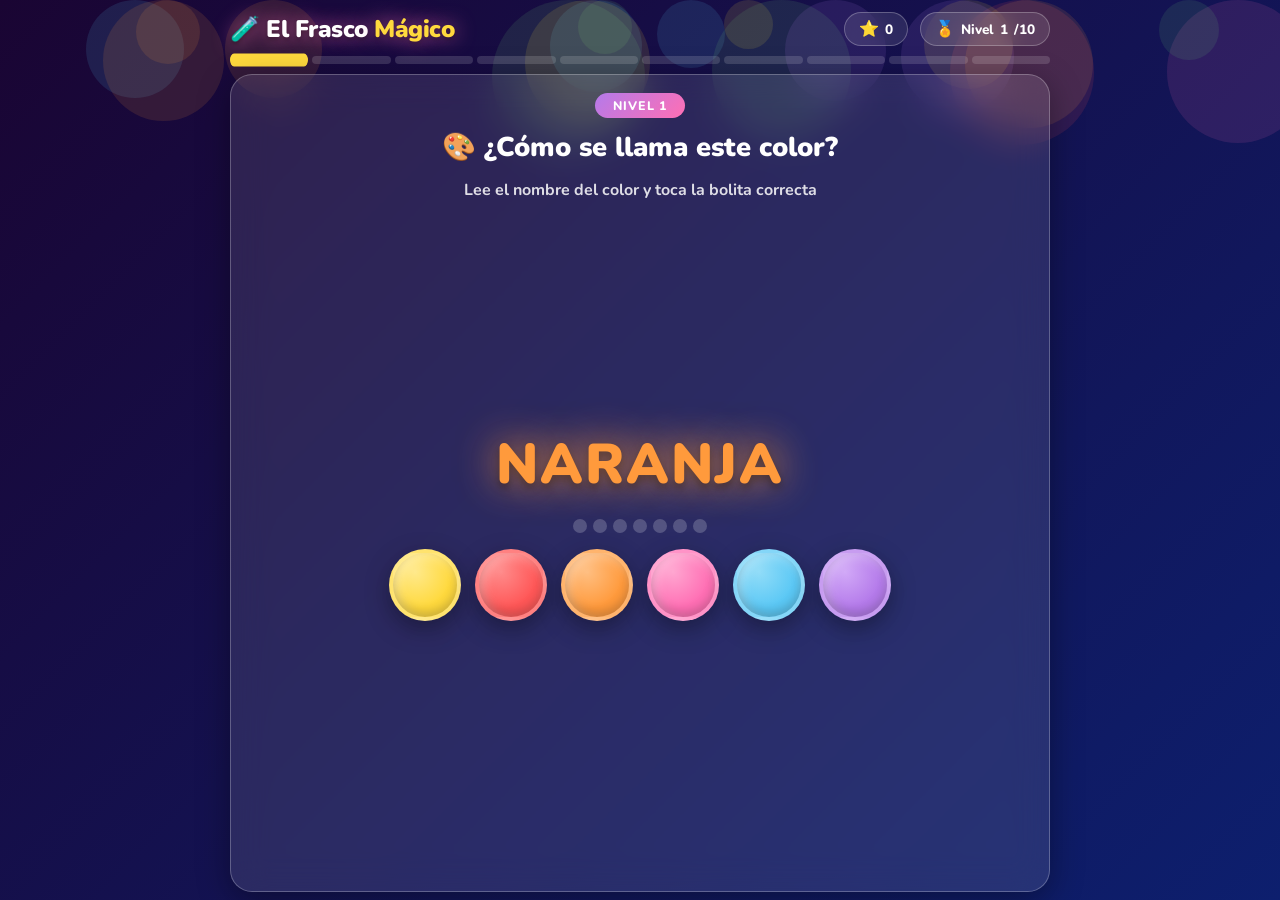
<file: COLORES Y NUMEROS/frasco_magico.html>
<!DOCTYPE html>
<html lang="es">
<head>
  <meta charset="UTF-8" />
  <meta name="viewport" content="width=device-width, initial-scale=1.0" />
  <title>El Frasco Mágico de Colores 🧪✨</title>
  <meta name="description" content="Juego educativo interactivo para preescolar: reconoce y clasifica colores, cuenta bolitas y aprende los números del 1 al 10 con 10 niveles mágicos." />
  <link rel="preconnect" href="https://fonts.googleapis.com" />
  <link href="https://fonts.googleapis.com/css2?family=Nunito:wght@400;600;700;800;900&display=swap" rel="stylesheet" />
  <style>
    /* ══════════════════════════════════════════
       ROOT VARIABLES — CANDY WORLD PALETTE
    ══════════════════════════════════════════ */
    :root {
      --pink:    #FF6FB4;
      --blue:    #5BC8F5;
      --yellow:  #FFD93D;
      --green:   #6BCB77;
      --orange:  #FF9A3C;
      --purple:  #B47AEA;
      --red:     #FF5757;
      --white:   #FFFFFF;
      --bg1:     #1a0533;
      --bg2:     #0d1f6e;
      --glass:   rgba(255,255,255,0.10);
      --glass-border: rgba(255,255,255,0.25);
      --shadow:  0 8px 32px rgba(0,0,0,0.35);
      --radius:  22px;
      --font:    'Nunito', sans-serif;
    }

    /* ══════════════════════════════════════════
       RESET & BASE
    ══════════════════════════════════════════ */
    *, *::before, *::after { box-sizing: border-box; margin: 0; padding: 0; }
    html, body {
      width: 100%; height: 100%;
      font-family: var(--font);
      background: linear-gradient(135deg, var(--bg1) 0%, var(--bg2) 100%);
      overflow: hidden;
      user-select: none;
    }

    /* ══════════════════════════════════════════
       ANIMATED BACKGROUND BUBBLES
    ══════════════════════════════════════════ */
    #bg-bubbles {
      position: fixed; inset: 0; pointer-events: none; z-index: 0; overflow: hidden;
    }
    .bubble {
      position: absolute; border-radius: 50%;
      opacity: 0.12; animation: floatBubble linear infinite;
    }
    @keyframes floatBubble {
      0%   { transform: translateY(110vh) scale(0.8); opacity: 0.08; }
      50%  { opacity: 0.18; }
      100% { transform: translateY(-20vh) scale(1.1); opacity: 0; }
    }

    /* ══════════════════════════════════════════
       APP WRAPPER
    ══════════════════════════════════════════ */
    #app {
      position: relative; z-index: 1;
      width: 100vw; height: 100vh;
      display: flex; flex-direction: column;
      align-items: center; justify-content: flex-start;
      padding: 12px 8px 8px;
      gap: 10px;
    }

    /* ══════════════════════════════════════════
       HEADER
    ══════════════════════════════════════════ */
    #header {
      display: flex; align-items: center; justify-content: space-between;
      width: 100%; max-width: 820px;
    }
    #game-title {
      font-size: clamp(1.1rem, 3vw, 1.5rem);
      font-weight: 900; color: var(--white);
      text-shadow: 0 0 20px rgba(255,111,180,0.8), 0 2px 4px rgba(0,0,0,0.5);
      letter-spacing: -0.5px;
    }
    #game-title span { color: var(--yellow); }

    #score-box {
      display: flex; gap: 12px; align-items: center;
    }
    .stat-pill {
      background: var(--glass); backdrop-filter: blur(10px);
      border: 1px solid var(--glass-border);
      border-radius: 50px; padding: 5px 14px;
      font-size: 0.85rem; font-weight: 800; color: var(--white);
      display: flex; align-items: center; gap: 6px;
    }
    .stat-pill .icon { font-size: 1rem; }

    /* ══════════════════════════════════════════
       LEVEL PROGRESS BAR
    ══════════════════════════════════════════ */
    #level-progress {
      width: 100%; max-width: 820px;
      display: flex; gap: 4px; align-items: center;
    }
    .level-dot {
      flex: 1; height: 8px; border-radius: 50px;
      background: rgba(255,255,255,0.15);
      transition: background 0.4s, transform 0.3s;
      cursor: default;
    }
    .level-dot.done    { background: var(--green); }
    .level-dot.active  { background: var(--yellow); transform: scaleY(1.6); }

    /* ══════════════════════════════════════════
       MAIN GAME CARD
    ══════════════════════════════════════════ */
    #game-card {
      background: var(--glass);
      backdrop-filter: blur(18px);
      border: 1px solid var(--glass-border);
      border-radius: var(--radius);
      box-shadow: var(--shadow);
      width: 100%; max-width: 820px;
      flex: 1;
      display: flex; flex-direction: column;
      align-items: center; justify-content: flex-start;
      padding: 18px 20px 14px;
      gap: 14px;
      overflow: hidden;
    }

    /* Level badge + title */
    #level-badge {
      background: linear-gradient(135deg, var(--purple), var(--pink));
      border-radius: 50px; padding: 4px 18px;
      font-size: 0.78rem; font-weight: 800; color: var(--white);
      letter-spacing: 1px; text-transform: uppercase;
    }
    #level-title {
      font-size: clamp(1.2rem, 4vw, 1.7rem);
      font-weight: 900; color: var(--white);
      text-align: center; line-height: 1.2;
    }
    #level-title .emoji { font-size: 1.3em; }
    #level-instruction {
      font-size: clamp(0.85rem, 2.5vw, 1rem);
      color: rgba(255,255,255,0.85);
      text-align: center; font-weight: 700;
      max-width: 560px; line-height: 1.4;
    }

    /* ══════════════════════════════════════════
       GAME AREA
    ══════════════════════════════════════════ */
    #game-area {
      width: 100%; flex: 1;
      display: flex; flex-direction: column;
      align-items: center; justify-content: center;
      gap: 16px;
    }

    /* ── BALLS TRAY ── */
    #balls-tray {
      display: flex; flex-wrap: wrap;
      justify-content: center; align-items: center;
      gap: 10px;
      min-height: 70px;
      background: rgba(255,255,255,0.06);
      border-radius: 18px;
      padding: 12px 20px;
      width: 100%;
      max-width: 680px;
    }

    /* ── BALL ── */
    .ball {
      width: 52px; height: 52px;
      border-radius: 50%;
      cursor: grab;
      position: relative;
      transition: transform 0.15s, box-shadow 0.15s;
      flex-shrink: 0;
      display: flex; align-items: center; justify-content: center;
      font-size: 1.1rem; font-weight: 900; color: rgba(255,255,255,0.9);
      text-shadow: 0 1px 3px rgba(0,0,0,0.4);
      box-shadow: 0 6px 16px rgba(0,0,0,0.3), inset 0 -4px 8px rgba(0,0,0,0.2), inset 4px 4px 10px rgba(255,255,255,0.35);
      animation: popIn 0.35s cubic-bezier(0.175,0.885,0.32,1.275);
    }
    .ball:hover  { transform: scale(1.12) translateY(-3px); }
    .ball.dragging { opacity: 0.5; cursor: grabbing; transform: scale(0.9); }
    .ball.ghost {
      position: fixed; pointer-events: none; z-index: 999;
      cursor: grabbing; transform: scale(1.18);
      box-shadow: 0 12px 40px rgba(0,0,0,0.5), inset 0 -4px 8px rgba(0,0,0,0.2), inset 4px 4px 10px rgba(255,255,255,0.35);
    }
    @keyframes popIn {
      0%   { transform: scale(0) rotate(-30deg); opacity: 0; }
      100% { transform: scale(1) rotate(0deg);   opacity: 1; }
    }

    /* Ball color classes */
    .ball-red    { background: radial-gradient(circle at 35% 30%, #ff8a8a, var(--red) 60%); }
    .ball-blue   { background: radial-gradient(circle at 35% 30%, #90dcf8, var(--blue) 60%); }
    .ball-yellow { background: radial-gradient(circle at 35% 30%, #ffe98a, var(--yellow) 60%); }
    .ball-green  { background: radial-gradient(circle at 35% 30%, #a6e8a8, var(--green) 60%); }
    .ball-pink   { background: radial-gradient(circle at 35% 30%, #ffa5d0, var(--pink) 60%); }
    .ball-orange { background: radial-gradient(circle at 35% 30%, #ffbe80, var(--orange) 60%); }
    .ball-purple { background: radial-gradient(circle at 35% 30%, #d1a8f7, var(--purple) 60%); }

    /* ── JARS ROW ── */
    #jars-row {
      display: flex; flex-wrap: wrap;
      justify-content: center; align-items: flex-end;
      gap: 14px;
      width: 100%;
    }

    /* ── JAR ── */
    .jar-wrap {
      display: flex; flex-direction: column;
      align-items: center; gap: 6px;
    }
    .jar-label {
      font-size: clamp(1.6rem, 5vw, 2.2rem);
      font-weight: 900; color: var(--white);
      text-shadow: 0 0 14px rgba(255,255,255,0.5);
      line-height: 1;
    }
    .jar {
      position: relative;
      width: 90px;
      background: rgba(255,255,255,0.12);
      backdrop-filter: blur(10px);
      border: 2px solid rgba(255,255,255,0.35);
      border-top: none;
      border-radius: 0 0 28px 28px;
      padding: 8px 6px 8px;
      display: flex; flex-direction: column-reverse;
      align-items: center;
      gap: 5px;
      min-height: 110px;
      max-height: 200px;
      overflow: hidden;
      transition: border-color 0.3s, box-shadow 0.3s, background 0.3s;
      cursor: default;
    }
    .jar::before {
      content: '';
      position: absolute; top: -12px; left: -2px; right: -2px; height: 16px;
      background: rgba(255,255,255,0.25);
      border-radius: 12px 12px 0 0;
      border: 2px solid rgba(255,255,255,0.35);
      border-bottom: none;
    }
    .jar.drop-target {
      border-color: var(--yellow);
      box-shadow: 0 0 20px rgba(255,217,61,0.5);
      background: rgba(255,217,61,0.12);
    }
    .jar.correct {
      border-color: var(--green);
      box-shadow: 0 0 28px rgba(107,203,119,0.7);
      background: rgba(107,203,119,0.15);
      animation: jarPulse 0.5s ease;
    }
    .jar.wrong {
      border-color: var(--red);
      box-shadow: 0 0 20px rgba(255,87,87,0.5);
      animation: shake 0.4s ease;
    }
    @keyframes jarPulse {
      0%,100% { transform: scale(1); }
      50%      { transform: scale(1.06); }
    }
    @keyframes shake {
      0%,100% { transform: translateX(0); }
      25%      { transform: translateX(-6px); }
      75%      { transform: translateX(6px); }
    }

    /* Ball inside jar (smaller) */
    .jar .ball {
      width: 30px; height: 30px;
      font-size: 0.65rem;
      cursor: default;
      animation: popIn 0.25s cubic-bezier(0.175,0.885,0.32,1.275);
    }

    /* ══════════════════════════════════════════
       CHOICE BUTTONS (for MCQ levels)
    ══════════════════════════════════════════ */
    #choices-row {
      display: flex; flex-wrap: wrap;
      justify-content: center; gap: 12px;
    }
    .choice-btn {
      width: 64px; height: 64px; border-radius: 50%;
      background: linear-gradient(135deg, var(--purple), var(--blue));
      border: 3px solid rgba(255,255,255,0.4);
      font-size: 1.6rem; font-weight: 900; color: var(--white);
      cursor: pointer;
      transition: transform 0.15s, box-shadow 0.15s;
      box-shadow: 0 6px 18px rgba(0,0,0,0.35);
      display: flex; align-items: center; justify-content: center;
    }
    .choice-btn:hover   { transform: scale(1.15) translateY(-3px); box-shadow: 0 10px 28px rgba(0,0,0,0.4); }
    .choice-btn.correct { background: linear-gradient(135deg, #3ecf5e, var(--green)); animation: popIn 0.3s ease; }
    .choice-btn.wrong   { background: linear-gradient(135deg, #e05151, var(--red)); animation: shake 0.4s ease; }

    /* ══════════════════════════════════════════
       ORDER LEVEL — DRAGGABLE JARS
    ══════════════════════════════════════════ */
    #order-area {
      display: flex; flex-wrap: wrap;
      justify-content: center; gap: 12px;
      width: 100%;
    }
    .order-jar-wrap {
      display: flex; flex-direction: column;
      align-items: center; gap: 6px;
      cursor: grab;
      padding: 8px;
      border-radius: 14px;
      border: 2px dashed transparent;
      transition: border-color 0.25s, background 0.25s;
    }
    .order-jar-wrap:hover { border-color: rgba(255,255,255,0.3); background: rgba(255,255,255,0.06); }
    .order-jar-wrap.dragging-order { opacity: 0.4; }
    .order-jar-wrap.drag-over-order { border-color: var(--yellow); background: rgba(255,217,61,0.1); }
    .order-jar-num {
      font-size: 2rem; font-weight: 900; color: var(--white);
      text-shadow: 0 0 12px rgba(255,255,255,0.6);
    }
    .order-jar-body {
      width: 70px; height: 90px;
      border-radius: 0 0 22px 22px;
      border: 2px solid rgba(255,255,255,0.35);
      border-top: none;
      display: flex; align-items: flex-end; justify-content: center;
      padding-bottom: 8px;
      position: relative;
    }
    .order-jar-body::before {
      content:''; position:absolute; top:-10px; left:-2px; right:-2px; height:13px;
      background: rgba(255,255,255,0.2);
      border-radius: 10px 10px 0 0;
      border: 2px solid rgba(255,255,255,0.35); border-bottom:none;
    }
    .order-jar-dots {
      display:flex; flex-wrap:wrap; gap:3px;
      justify-content: center; align-items: flex-end;
    }
    .order-dot {
      width:14px; height:14px; border-radius:50%;
      box-shadow: inset 2px 2px 4px rgba(255,255,255,0.35);
    }

    /* ══════════════════════════════════════════
       SEQUENCE LEVEL
    ══════════════════════════════════════════ */
    #sequence-row {
      display: flex; flex-wrap: wrap;
      justify-content: center; align-items: center;
      gap: 10px;
    }
    .seq-num {
      width: 60px; height: 60px; border-radius: 14px;
      background: rgba(255,255,255,0.12);
      border: 2px solid rgba(255,255,255,0.3);
      font-size: 1.7rem; font-weight: 900; color: var(--white);
      display: flex; align-items: center; justify-content: center;
    }
    .seq-num.missing {
      background: rgba(255,217,61,0.15);
      border: 2px dashed var(--yellow);
      color: rgba(255,255,255,0.3);
      font-size: 1.3rem;
    }
    .seq-arrow { font-size: 1.2rem; color: rgba(255,255,255,0.4); }

    /* ══════════════════════════════════════════
       COMPARE LEVEL
    ══════════════════════════════════════════ */
    #compare-area {
      display: flex; align-items: center;
      justify-content: center; gap: 20px;
      width: 100%;
    }
    #compare-area .vs-badge {
      font-size: 1.4rem; font-weight: 900; color: var(--yellow);
      text-shadow: 0 0 10px rgba(255,217,61,0.7);
      flex-shrink: 0;
    }
    .compare-option {
      display: flex; flex-direction: column;
      align-items: center; gap: 8px;
      cursor: pointer;
      padding: 12px;
      border-radius: 18px;
      border: 2px solid rgba(255,255,255,0.2);
      background: rgba(255,255,255,0.07);
      transition: transform 0.2s, border-color 0.2s, box-shadow 0.2s;
      min-width: 110px;
    }
    .compare-option:hover { transform: scale(1.05); border-color: var(--yellow); box-shadow: 0 0 20px rgba(255,217,61,0.3); }
    .compare-option.correct { border-color: var(--green); box-shadow: 0 0 24px rgba(107,203,119,0.6); }
    .compare-option.wrong   { border-color: var(--red);   animation: shake 0.4s; }
    .compare-count { font-size: 2rem; font-weight: 900; color: var(--white); }

    /* ══════════════════════════════════════════
       ADDITION LEVEL
    ══════════════════════════════════════════ */
    #addition-area {
      display: flex; flex-direction: column;
      align-items: center; gap: 12px; width: 100%;
    }
    #addition-jars {
      display: flex; align-items: center;
      justify-content: center; gap: 16px;
    }
    .add-symbol {
      font-size: 2.5rem; font-weight: 900; color: var(--yellow);
      text-shadow: 0 0 12px rgba(255,217,61,0.7);
    }

    /* ══════════════════════════════════════════
       CLASSIFY LEVEL
    ══════════════════════════════════════════ */
    #classify-grid {
      display: grid;
      grid-template-columns: repeat(auto-fit, minmax(100px, 1fr));
      gap: 10px;
      width: 100%;
      max-width: 680px;
    }
    .classify-jar-wrap {
      display: flex; flex-direction: column;
      align-items: center; gap: 4px;
    }
    .classify-jar-label {
      font-size: 0.75rem; font-weight: 800;
      color: rgba(255,255,255,0.85);
      text-align: center; line-height: 1.2;
    }

    /* ══════════════════════════════════════════
       MASTER LEVEL
    ══════════════════════════════════════════ */
    #master-area {
      display: flex; flex-direction: column;
      align-items: center; gap: 12px; width: 100%;
    }
    #master-question {
      font-size: clamp(1rem, 3vw, 1.3rem);
      font-weight: 800; color: var(--yellow);
      text-align: center;
    }
    #master-balls-display {
      display: flex; flex-wrap: wrap;
      justify-content: center; gap: 8px;
      background: rgba(255,255,255,0.06);
      border-radius: 16px; padding: 12px 20px;
    }
    #master-input-row {
      display: flex; gap: 10px; align-items: center;
    }
    #master-input {
      width: 80px; height: 60px;
      border-radius: 14px;
      background: rgba(255,255,255,0.15);
      border: 2px solid rgba(255,255,255,0.35);
      font-size: 2rem; font-weight: 900; color: var(--white);
      text-align: center;
      font-family: var(--font);
    }
    #master-input:focus { outline: none; border-color: var(--yellow); box-shadow: 0 0 14px rgba(255,217,61,0.4); }
    #master-check-btn {
      padding: 14px 24px; border-radius: 14px;
      background: linear-gradient(135deg, var(--purple), var(--pink));
      border: none; color: var(--white);
      font-size: 1rem; font-weight: 900;
      cursor: pointer; transition: transform 0.15s, box-shadow 0.15s;
      font-family: var(--font);
      box-shadow: 0 6px 18px rgba(0,0,0,0.3);
    }
    #master-check-btn:hover { transform: scale(1.05) translateY(-2px); box-shadow: 0 10px 28px rgba(0,0,0,0.4); }

    /* ══════════════════════════════════════════
       FEEDBACK MESSAGE
    ══════════════════════════════════════════ */
    #feedback {
      font-size: clamp(1rem, 3vw, 1.25rem);
      font-weight: 900; text-align: center;
      min-height: 32px;
      transition: opacity 0.3s;
      text-shadow: 0 0 16px currentColor;
    }
    #feedback.success { color: var(--green); }
    #feedback.error   { color: var(--red); }
    #feedback.info    { color: var(--yellow); }

    /* ══════════════════════════════════════════
       NEXT BUTTON
    ══════════════════════════════════════════ */
    #next-btn {
      padding: 13px 40px; border-radius: 50px;
      background: linear-gradient(135deg, var(--green), #3bcc58);
      border: none; color: var(--white);
      font-size: 1.05rem; font-weight: 900;
      cursor: pointer; transition: transform 0.15s, box-shadow 0.15s, opacity 0.3s;
      font-family: var(--font);
      box-shadow: 0 6px 20px rgba(107,203,119,0.45);
      display: none;
    }
    #next-btn.visible { display: block; animation: popIn 0.4s cubic-bezier(0.175,0.885,0.32,1.275); }
    #next-btn:hover { transform: scale(1.06) translateY(-2px); box-shadow: 0 10px 30px rgba(107,203,119,0.55); }

    /* ══════════════════════════════════════════
       VALIDATE BUTTON (Order / Classify levels)
    ══════════════════════════════════════════ */
    #validate-btn {
      padding: 13px 36px; border-radius: 50px;
      background: linear-gradient(135deg, var(--orange), #e07a20);
      border: none; color: var(--white);
      font-size: 1rem; font-weight: 900;
      cursor: pointer; transition: transform 0.15s, box-shadow 0.15s;
      font-family: var(--font);
      box-shadow: 0 6px 20px rgba(255,154,60,0.4);
    }
    #validate-btn:hover { transform: scale(1.06) translateY(-2px); }

    /* ══════════════════════════════════════════
       WIN OVERLAY
    ══════════════════════════════════════════ */
    #win-overlay {
      position: fixed; inset: 0; z-index: 100;
      display: flex; flex-direction: column;
      align-items: center; justify-content: center;
      gap: 20px;
      background: rgba(10,5,30,0.88);
      backdrop-filter: blur(8px);
      opacity: 0; pointer-events: none;
      transition: opacity 0.5s;
    }
    #win-overlay.active { opacity: 1; pointer-events: all; }
    #win-emoji { font-size: clamp(4rem, 12vw, 6rem); animation: bounceIn 0.7s cubic-bezier(0.175,0.885,0.32,1.275); }
    #win-title {
      font-size: clamp(1.8rem, 6vw, 3rem);
      font-weight: 900; color: var(--yellow);
      text-shadow: 0 0 30px rgba(255,217,61,0.8);
      text-align: center;
    }
    #win-msg {
      font-size: clamp(0.95rem, 2.5vw, 1.2rem);
      color: rgba(255,255,255,0.85);
      font-weight: 700; text-align: center; max-width: 480px;
      line-height: 1.5;
    }
    #win-stars { font-size: clamp(2rem, 6vw, 3rem); letter-spacing: 8px; }
    #restart-btn {
      padding: 14px 48px; border-radius: 50px;
      background: linear-gradient(135deg, var(--pink), var(--purple));
      border: none; color: var(--white);
      font-size: 1.1rem; font-weight: 900;
      cursor: pointer; transition: transform 0.15s, box-shadow 0.15s;
      font-family: var(--font);
      box-shadow: 0 8px 24px rgba(180,122,234,0.45);
    }
    #restart-btn:hover { transform: scale(1.06) translateY(-2px); }
    @keyframes bounceIn {
      0%   { transform: scale(0); }
      60%  { transform: scale(1.18); }
      80%  { transform: scale(0.93); }
      100% { transform: scale(1); }
    }

    /* ══════════════════════════════════════════
       CONFETTI CANVAS
    ══════════════════════════════════════════ */
    #confetti-canvas {
      position: fixed; inset: 0; z-index: 99;
      pointer-events: none;
    }

    /* ══════════════════════════════════════════
       RESPONSIVE
    ══════════════════════════════════════════ */
    @media (max-width: 500px) {
      .ball { width: 44px; height: 44px; font-size: 0.9rem; }
      .jar  { width: 72px; min-height: 90px; }
      .jar .ball { width: 24px; height: 24px; }
    }

    /* ══════════════════════════════════════════
       COLOR RECOGNITION LEVEL — SPOTLIGHT
    ══════════════════════════════════════════ */
    #color-spotlight {
      display: flex; flex-direction: column;
      align-items: center; gap: 16px; width: 100%;
    }
    #color-word {
      font-size: clamp(2.2rem, 8vw, 3.5rem);
      font-weight: 900;
      letter-spacing: 2px;
      text-transform: uppercase;
      text-shadow: 0 0 30px currentColor, 0 4px 8px rgba(0,0,0,0.5);
      transition: color 0.4s, text-shadow 0.4s;
      animation: wordPop 0.4s cubic-bezier(0.175,0.885,0.32,1.275);
    }
    @keyframes wordPop {
      0%   { transform: scale(0.6) rotate(-5deg); opacity: 0; }
      100% { transform: scale(1)   rotate(0deg);  opacity: 1; }
    }
    #color-balls-grid {
      display: flex; flex-wrap: wrap;
      justify-content: center; gap: 14px;
      max-width: 520px;
    }
    .color-choice-ball {
      width: 72px; height: 72px; border-radius: 50%;
      cursor: pointer;
      border: 4px solid rgba(255,255,255,0.25);
      transition: transform 0.18s, box-shadow 0.18s, border-color 0.2s;
      box-shadow: 0 8px 24px rgba(0,0,0,0.35), inset 0 -5px 10px rgba(0,0,0,0.2), inset 5px 5px 12px rgba(255,255,255,0.35);
      animation: popIn 0.35s cubic-bezier(0.175,0.885,0.32,1.275);
      position: relative;
      display: flex; align-items: center; justify-content: center;
    }
    .color-choice-ball:hover { transform: scale(1.18) translateY(-4px); border-color: rgba(255,255,255,0.7); }
    .color-choice-ball.correct {
      border-color: #ffffff;
      box-shadow: 0 0 40px currentColor, 0 0 16px rgba(255,255,255,0.8);
      animation: ballBounce 0.5s cubic-bezier(0.175,0.885,0.32,1.275);
    }
    .color-choice-ball.wrong {
      animation: shake 0.4s ease;
      border-color: rgba(255,80,80,0.9);
      opacity: 0.5;
    }
    @keyframes ballBounce {
      0%   { transform: scale(1); }
      40%  { transform: scale(1.3); }
      70%  { transform: scale(0.92); }
      100% { transform: scale(1.05); }
    }
    #color-score-row {
      display: flex; gap: 6px;
    }
    .color-score-dot {
      width: 14px; height: 14px; border-radius: 50%;
      background: rgba(255,255,255,0.2);
      transition: background 0.3s, transform 0.3s;
    }
    .color-score-dot.filled {
      background: var(--yellow);
      transform: scale(1.3);
      box-shadow: 0 0 8px rgba(255,217,61,0.8);
    }

    /* ══════════════════════════════════════════
       COLOR SORT RICH — color-labeled jars
    ══════════════════════════════════════════ */
    .jar-color-badge {
      width: 20px; height: 20px; border-radius: 50%;
      display: inline-block;
      box-shadow: 0 2px 6px rgba(0,0,0,0.3);
      flex-shrink: 0;
    }
    .jar-label-row {
      display: flex; align-items: center; gap: 6px;
      font-size: clamp(0.75rem, 2vw, 0.95rem);
      font-weight: 900; color: var(--white);
    }

    /* ══════════════════════════════════════════
       COUNT BY COLOR LEVEL
    ══════════════════════════════════════════ */
    #count-color-area {
      display: flex; flex-direction: column;
      align-items: center; gap: 14px; width: 100%;
    }
    #count-color-question {
      display: flex; align-items: center; gap: 12px;
      font-size: clamp(1rem, 3vw, 1.3rem);
      font-weight: 900; color: var(--white); text-align: center;
    }
    #count-color-question .big-ball {
      width: 52px; height: 52px; border-radius: 50%; flex-shrink: 0;
      box-shadow: 0 6px 16px rgba(0,0,0,0.35), inset 4px 4px 10px rgba(255,255,255,0.35);
    }
    #count-color-pool {
      display: flex; flex-wrap: wrap;
      justify-content: center; gap: 8px;
      background: rgba(255,255,255,0.06);
      border-radius: 18px; padding: 14px 18px;
      max-width: 500px;
    }
    #count-color-pool .ball { cursor: default; }

    /* ══════════════════════════════════════════
       COLOR PATTERN LEVEL
    ══════════════════════════════════════════ */
    #pattern-area {
      display: flex; flex-direction: column;
      align-items: center; gap: 18px; width: 100%;
    }
    #pattern-row {
      display: flex; flex-wrap: wrap;
      align-items: center; justify-content: center;
      gap: 8px;
    }
    .pattern-ball {
      width: 54px; height: 54px; border-radius: 50%;
      box-shadow: 0 6px 16px rgba(0,0,0,0.3), inset 4px 4px 10px rgba(255,255,255,0.35);
      animation: popIn 0.3s cubic-bezier(0.175,0.885,0.32,1.275);
    }
    .pattern-ball.mystery {
      background: rgba(255,255,255,0.1);
      border: 3px dashed rgba(255,255,255,0.5);
      box-shadow: none;
      display: flex; align-items: center; justify-content: center;
      font-size: 1.4rem; color: rgba(255,255,255,0.5);
    }
    .pattern-arrow {
      font-size: 1.1rem; color: rgba(255,255,255,0.35);
    }
    #pattern-choices {
      display: flex; flex-wrap: wrap;
      justify-content: center; gap: 12px;
    }
    .pattern-choice {
      width: 64px; height: 64px; border-radius: 50%;
      cursor: pointer;
      border: 3px solid rgba(255,255,255,0.3);
      box-shadow: 0 6px 18px rgba(0,0,0,0.3), inset 4px 4px 10px rgba(255,255,255,0.35);
      transition: transform 0.18s, box-shadow 0.18s;
      animation: popIn 0.35s cubic-bezier(0.175,0.885,0.32,1.275);
      display: flex; align-items: center; justify-content: center;
      font-size: 0.8rem; font-weight: 900; color: rgba(255,255,255,0.9);
    }
    .pattern-choice:hover { transform: scale(1.15) translateY(-4px); box-shadow: 0 12px 30px rgba(0,0,0,0.4); }
    .pattern-choice.correct { border-color: #fff; box-shadow: 0 0 30px currentColor; animation: ballBounce 0.5s ease; }
    .pattern-choice.wrong   { animation: shake 0.4s; opacity: 0.5; }
  </style>
</head>
<body>

<!-- Fondo animado -->
<div id="bg-bubbles"></div>

<!-- Confetti canvas -->
<canvas id="confetti-canvas"></canvas>

<!-- Overlay de victoria final -->
<div id="win-overlay">
  <div id="win-emoji">🏆</div>
  <div id="win-title">¡Eres un Maestro Numerador!</div>
  <div id="win-stars">⭐⭐⭐</div>
  <div id="win-msg">Completaste los 10 niveles del Frasco Mágico. ¡Los números ya no tienen secretos para ti!</div>
  <button id="restart-btn" onclick="restartGame()">🔄 Jugar de nuevo</button>
</div>

<!-- App principal -->
<div id="app">
  <!-- Header -->
  <div id="header">
    <div id="game-title">🧪 El Frasco <span>Mágico</span></div>
    <div id="score-box">
      <div class="stat-pill"><span class="icon">⭐</span><span id="score-val">0</span></div>
      <div class="stat-pill"><span class="icon">🏅</span> Nivel <span id="level-val">1</span>/10</div>
    </div>
  </div>

  <!-- Progress dots -->
  <div id="level-progress"></div>

  <!-- Game card -->
  <div id="game-card">
    <div id="level-badge">NIVEL <span id="badge-num">1</span></div>
    <div id="level-title"></div>
    <div id="level-instruction"></div>
    <div id="game-area"></div>
    <div id="feedback"></div>
    <button id="next-btn" onclick="nextLevel()">Siguiente nivel ➜</button>
  </div>
</div>

<script>
/* ══════════════════════════════════════════════════════
   GLOBAL STATE
══════════════════════════════════════════════════════ */
let currentLevel = 1;
let score = 0;
let levelPassed = false;
let ghostEl = null;
let dragBall = null;
let dragBallColor = '';

const COLORS = ['red','blue','yellow','green','pink','orange','purple'];
const COLOR_NAMES = {
  red:'Rojo', blue:'Azul', yellow:'Amarillo',
  green:'Verde', pink:'Rosa', orange:'Naranja', purple:'Morado'
};

/* ══════════════════════════════════════════════════════
   AUDIO ENGINE
══════════════════════════════════════════════════════ */
let ctx = null;
function getCtx() {
  if (!ctx) ctx = new (window.AudioContext || window.webkitAudioContext)();
  return ctx;
}
function playTone(freq, type='sine', dur=0.18, vol=0.25, delay=0) {
  try {
    const c = getCtx();
    const osc = c.createOscillator();
    const gain = c.createGain();
    osc.connect(gain); gain.connect(c.destination);
    osc.type = type; osc.frequency.value = freq;
    gain.gain.setValueAtTime(0, c.currentTime + delay);
    gain.gain.linearRampToValueAtTime(vol, c.currentTime + delay + 0.02);
    gain.gain.exponentialRampToValueAtTime(0.001, c.currentTime + delay + dur);
    osc.start(c.currentTime + delay);
    osc.stop(c.currentTime + delay + dur + 0.02);
  } catch(e){}
}
function playPop()   { playTone(600,'sine',0.12,0.3); }
function playSuccess() {
  [523,659,784,1047].forEach((f,i)=>playTone(f,'sine',0.15,0.28,i*0.1));
}
function playError() { playTone(200,'sawtooth',0.2,0.3); }
function playLevelWin() {
  [784,988,1175,1568].forEach((f,i)=>playTone(f,'sine',0.2,0.3,i*0.08));
}

/* ══════════════════════════════════════════════════════
   BACKGROUND BUBBLES
══════════════════════════════════════════════════════ */
function initBubbles() {
  const cont = document.getElementById('bg-bubbles');
  const colors = ['#FF6FB4','#5BC8F5','#FFD93D','#6BCB77','#FF9A3C','#B47AEA','#FF5757'];
  for (let i = 0; i < 18; i++) {
    const b = document.createElement('div');
    b.className = 'bubble';
    const sz = 40 + Math.random() * 120;
    b.style.cssText = `
      width:${sz}px; height:${sz}px;
      background:${colors[Math.floor(Math.random()*colors.length)]};
      left:${Math.random()*100}vw;
      animation-duration:${8+Math.random()*14}s;
      animation-delay:-${Math.random()*12}s;
    `;
    cont.appendChild(b);
  }
}

/* ══════════════════════════════════════════════════════
   LEVEL PROGRESS BAR
══════════════════════════════════════════════════════ */
function renderProgress() {
  const bar = document.getElementById('level-progress');
  bar.innerHTML = '';
  for (let i = 1; i <= 10; i++) {
    const d = document.createElement('div');
    d.className = 'level-dot' + (i < currentLevel ? ' done' : i === currentLevel ? ' active' : '');
    bar.appendChild(d);
  }
}

/* ══════════════════════════════════════════════════════
   UTILITY — Create ball element
══════════════════════════════════════════════════════ */
function makeBall(color, label='', draggable=true) {
  const b = document.createElement('div');
  b.className = `ball ball-${color}`;
  if (label) b.textContent = label;
  if (draggable) {
    b.setAttribute('draggable','true');
    b.dataset.color = color;
    b.addEventListener('mousedown', onBallMouseDown);
    b.addEventListener('touchstart', onBallTouchStart, {passive:false});
  }
  return b;
}

/* ══════════════════════════════════════════════════════
   DRAG SYSTEM (Mouse + Touch)
══════════════════════════════════════════════════════ */
function onBallMouseDown(e) {
  e.preventDefault();
  startDrag(e.currentTarget, e.clientX, e.clientY);
  document.addEventListener('mousemove', onMouseMove);
  document.addEventListener('mouseup', onMouseUp);
}
function onBallTouchStart(e) {
  e.preventDefault();
  const t = e.touches[0];
  startDrag(e.currentTarget, t.clientX, t.clientY);
  document.addEventListener('touchmove', onTouchMove, {passive:false});
  document.addEventListener('touchend', onTouchEnd);
}
function startDrag(el, x, y) {
  dragBall = el;
  dragBallColor = el.dataset.color;
  dragBall.classList.add('dragging');
  ghostEl = el.cloneNode(true);
  ghostEl.classList.add('ghost');
  ghostEl.classList.remove('dragging');
  ghostEl.style.width = '52px'; ghostEl.style.height = '52px';
  ghostEl.style.left = (x - 26) + 'px';
  ghostEl.style.top  = (y - 26) + 'px';
  document.body.appendChild(ghostEl);
  playPop();
}
function moveGhost(x, y) {
  if (ghostEl) {
    ghostEl.style.left = (x - 26) + 'px';
    ghostEl.style.top  = (y - 26) + 'px';
  }
  // highlight drop targets
  document.querySelectorAll('.jar').forEach(j => {
    const r = j.getBoundingClientRect();
    const over = x >= r.left && x <= r.right && y >= r.top && y <= r.bottom;
    j.classList.toggle('drop-target', over);
  });
}
function onMouseMove(e)  { moveGhost(e.clientX, e.clientY); }
function onTouchMove(e)  { e.preventDefault(); const t=e.touches[0]; moveGhost(t.clientX,t.clientY); }
function onMouseUp(e) {
  endDrag(e.clientX, e.clientY);
  document.removeEventListener('mousemove', onMouseMove);
  document.removeEventListener('mouseup', onMouseUp);
}
function onTouchEnd(e) {
  const t=e.changedTouches[0];
  endDrag(t.clientX,t.clientY);
  document.removeEventListener('touchmove', onTouchMove);
  document.removeEventListener('touchend', onTouchEnd);
}
function endDrag(x, y) {
  if (!dragBall) return;
  // Find jar under pointer
  let dropped = false;
  document.querySelectorAll('.jar').forEach(j => {
    j.classList.remove('drop-target');
    const r = j.getBoundingClientRect();
    if (!dropped && x >= r.left && x <= r.right && y >= r.top && y <= r.bottom) {
      dropped = true;
      handleDrop(j, dragBallColor, dragBall);
    }
  });
  if (!dropped) {
    dragBall.classList.remove('dragging');
  }
  if (ghostEl) { ghostEl.remove(); ghostEl = null; }
  dragBall = null;
}

/* ══════════════════════════════════════════════════════
   FEEDBACK
══════════════════════════════════════════════════════ */
function showFeedback(msg, type='success') {
  const f = document.getElementById('feedback');
  f.textContent = msg; f.className = type;
  f.style.opacity = '1';
}
function clearFeedback() {
  const f = document.getElementById('feedback');
  f.textContent = ''; f.className = '';
}
function showNext() {
  const btn = document.getElementById('next-btn');
  btn.classList.add('visible');
}

/* ══════════════════════════════════════════════════════
   SCORE
══════════════════════════════════════════════════════ */
function addScore(pts) {
  score += pts;
  document.getElementById('score-val').textContent = score;
}

/* ══════════════════════════════════════════════════════
   CONFETTI
══════════════════════════════════════════════════════ */
let confettiPieces = [];
let confettiRunning = false;
function launchConfetti() {
  const cv = document.getElementById('confetti-canvas');
  cv.width = window.innerWidth; cv.height = window.innerHeight;
  const colors2 = ['#FF6FB4','#5BC8F5','#FFD93D','#6BCB77','#FF9A3C','#B47AEA','#FF5757'];
  confettiPieces = [];
  for (let i = 0; i < 120; i++) {
    confettiPieces.push({
      x: Math.random()*cv.width, y: -20,
      w: 6+Math.random()*10, h: 8+Math.random()*14,
      color: colors2[Math.floor(Math.random()*colors2.length)],
      vx: -3+Math.random()*6, vy: 3+Math.random()*5,
      rot: Math.random()*360, rotV: -4+Math.random()*8,
      alpha: 1
    });
  }
  confettiRunning = true;
  animateConfetti();
}
function animateConfetti() {
  if (!confettiRunning) return;
  const cv = document.getElementById('confetti-canvas');
  const c2 = cv.getContext('2d');
  c2.clearRect(0,0,cv.width,cv.height);
  confettiPieces.forEach((p,i) => {
    p.x += p.vx; p.y += p.vy; p.rot += p.rotV;
    if (p.y > cv.height) { p.alpha -= 0.05; }
    c2.save();
    c2.globalAlpha = Math.max(0, p.alpha);
    c2.translate(p.x, p.y);
    c2.rotate(p.rot * Math.PI/180);
    c2.fillStyle = p.color;
    c2.fillRect(-p.w/2, -p.h/2, p.w, p.h);
    c2.restore();
  });
  confettiPieces = confettiPieces.filter(p => p.alpha > 0);
  if (confettiPieces.length > 0) requestAnimationFrame(animateConfetti);
  else { confettiRunning = false; c2.clearRect(0,0,cv.width,cv.height); }
}

/* ══════════════════════════════════════════════════════
   LEVEL DEFINITIONS — 10 LEVELS
══════════════════════════════════════════════════════ */
const LEVELS = [
  /* ── BLOQUE 1: COLORES (Niveles 1–4) ── */
  {
    id: 1,
    title: '🎨 ¿Cómo se llama este color?',
    instruction: 'Lee el nombre del color y toca la bolita correcta',
    type: 'color-name',
    rounds: 7,   // 7 colores × 1 ronda cada uno
    points: 30
  },
  {
    id: 2,
    title: '🌈 ¡Clasifica por Color!',
    instruction: 'Arrastra cada bolita al frasco de su color. ¡Son 5 colores!',
    type: 'color-sort',
    colors: ['red','blue','yellow','green','pink'],
    ballsPerColor: 3,
    points: 40
  },
  {
    id: 3,
    title: '🔴 ¿Cuántas [color] hay?',
    instruction: 'Cuenta solo las bolitas del color que se pide',
    type: 'count-by-color',
    poolColors: ['red','blue','yellow','green','pink','orange'],
    poolSize: 12,
    rounds: 4,
    choices: 5,
    points: 35
  },
  {
    id: 4,
    title: '🎭 ¡El Patrón de Colores!',
    instruction: 'Mira el patrón y toca la bolita que sigue',
    type: 'color-pattern',
    rounds: 4,
    points: 40
  },
  /* ── BLOQUE 2: NÚMEROS (Niveles 5–10) ── */
  {
    id: 5,
    title: '🔢 ¡Mis Primeros Números!',
    instruction: 'Toca el frasco que tiene el número que se muestra',
    type: 'number-find',
    range: [1,5],
    jarsCount: 4,
    points: 20
  },
  {
    id: 6,
    title: '📶 ¡Ordena los Frascos!',
    instruction: 'Arrastra los frascos para ponerlos en orden del 1 al 7',
    type: 'order-jars',
    count: 7,
    points: 40
  },
  {
    id: 7,
    title: '⚖️ ¿Cuál Tiene Más?',
    instruction: 'Toca el frasco que tiene MÁS bolitas',
    type: 'compare',
    range: [1,9],
    rounds: 3,
    points: 30
  },
  {
    id: 8,
    title: '🔎 ¡El Número Escondido!',
    instruction: 'Toca el número que falta en la secuencia',
    type: 'sequence',
    range: [1,9],
    seqLen: 5,
    points: 35
  },
  {
    id: 9,
    title: '➕ ¡Suma Divertida!',
    instruction: 'Cuenta las bolitas de los dos frascos juntos y escoge el total',
    type: 'addition',
    range: [1,5],
    choices: 5,
    points: 40
  },
  {
    id: 10,
    title: '👑 ¡Maestro de Colores y Números!',
    instruction: 'Cuenta las bolitas y escribe cuántas hay',
    type: 'master',
    rounds: 4,
    range: [4,10],
    points: 60
  }
];

/* ══════════════════════════════════════════════════════
   MAIN RENDER
══════════════════════════════════════════════════════ */
function renderLevel() {
  const lvl = LEVELS[currentLevel - 1];
  levelPassed = false;
  clearFeedback();
  document.getElementById('next-btn').classList.remove('visible');

  document.getElementById('badge-num').textContent = currentLevel;
  document.getElementById('level-val').textContent = currentLevel;
  document.getElementById('level-title').innerHTML = lvl.title;
  document.getElementById('level-instruction').textContent = lvl.instruction;

  renderProgress();

  const area = document.getElementById('game-area');
  area.innerHTML = '';

  switch(lvl.type) {
    case 'color-name':     renderColorName(lvl, area); break;
    case 'color-sort':     renderColorSort(lvl, area); break;
    case 'count-by-color': renderCountByColor(lvl, area); break;
    case 'color-pattern':  renderColorPattern(lvl, area); break;
    case 'number-find':    renderNumberFind(lvl, area); break;
    case 'count-choose':   renderCountChoose(lvl, area); break;
    case 'fill-jar':       renderFillJar(lvl, area); break;
    case 'order-jars':     renderOrderJars(lvl, area); break;
    case 'compare':        renderCompare(lvl, area); break;
    case 'sequence':       renderSequence(lvl, area); break;
    case 'addition':       renderAddition(lvl, area); break;
    case 'classify':       renderClassify(lvl, area); break;
    case 'master':         renderMaster(lvl, area); break;
  }
}

/* ══════════════════════════════════════════════════════
   NIVEL 1 — RECONOCIMIENTO DE NOMBRE DE COLOR
   El nombre del color aparece grande y brillante.
   El niño toca la bolita del color correcto entre 5-7 opciones.
══════════════════════════════════════════════════════ */
function renderColorName(lvl, area) {
  const allColors = ['red','blue','yellow','green','pink','orange','purple'];
  let round = 0;
  let hits = 0;

  function nextRound() {
    area.innerHTML = '';
    const shuffled = shuffle([...allColors]);
    const target = shuffled[0]; // color a reconocer
    const options = shuffled.slice(0, 6); // 6 opciones
    shuffle(options);

    const spotlight = document.createElement('div');
    spotlight.id = 'color-spotlight';

    // Nombre del color grande y brillante
    const wordEl = document.createElement('div');
    wordEl.id = 'color-word';
    wordEl.textContent = COLOR_NAMES[target];
    wordEl.style.color = getColorHex(target);
    wordEl.style.textShadow = `0 0 40px ${getColorHex(target)}, 0 4px 8px rgba(0,0,0,0.5)`;
    spotlight.appendChild(wordEl);

    // Puntos de progreso
    const scoreRow = document.createElement('div');
    scoreRow.id = 'color-score-row';
    for (let i = 0; i < lvl.rounds; i++) {
      const dot = document.createElement('div');
      dot.className = 'color-score-dot' + (i < hits ? ' filled' : '');
      scoreRow.appendChild(dot);
    }
    spotlight.appendChild(scoreRow);

    // Grid de bolitas de colores
    const grid = document.createElement('div');
    grid.id = 'color-balls-grid';
    options.forEach(c => {
      const ball = document.createElement('div');
      ball.className = `color-choice-ball ball-${c}`;
      ball.title = COLOR_NAMES[c];
      ball.addEventListener('click', () => {
        if (c === target) {
          ball.classList.add('correct');
          playSuccess();
          addScore(Math.floor(lvl.points / lvl.rounds));
          showFeedback(`¡Correcto! Es ${COLOR_NAMES[target]} 🎉`, 'success');
          hits++;
          round++;
          // Actualizar dots
          const dots = scoreRow.querySelectorAll('.color-score-dot');
          dots.forEach((d, i) => { if (i < hits) d.classList.add('filled'); });
          if (round >= lvl.rounds && !levelPassed) {
            levelPassed = true;
            setTimeout(() => { launchConfetti(); playLevelWin(); showNext(); showFeedback('¡Reconociste todos los colores! 🌈', 'success'); }, 600);
          } else if (round < lvl.rounds) {
            setTimeout(() => { clearFeedback(); nextRound(); }, 700);
          }
        } else {
          ball.classList.add('wrong');
          playError();
          showFeedback(`Ese es ${COLOR_NAMES[c]}... busca el ${COLOR_NAMES[target]} 👀`, 'error');
          setTimeout(() => ball.classList.remove('wrong'), 500);
        }
      });
      grid.appendChild(ball);
    });
    spotlight.appendChild(grid);
    area.appendChild(spotlight);
  }
  nextRound();
}

/* ══════════════════════════════════════════════════════
   NIVEL 2 — COLOR SORT (RICO: 5 colores × 3 bolitas)
   Frascos con badge de color + nombre. Bolitas mezcladas.
══════════════════════════════════════════════════════ */
function renderColorSort(lvl, area) {
  const needed = lvl.colors.length * lvl.ballsPerColor;
  let placedCount = 0;

  // Bolitas mezcladas en la bandeja
  const allBalls = [];
  lvl.colors.forEach(c => { for (let i = 0; i < lvl.ballsPerColor; i++) allBalls.push(c); });
  shuffle(allBalls);

  const tray = document.createElement('div');
  tray.id = 'balls-tray';
  allBalls.forEach(c => {
    const b = makeBall(c);
    b.dataset.color = c;
    tray.appendChild(b);
  });
  area.appendChild(tray);

  // Frascos: badge de color + nombre + frasco glassmorphism
  const jRow = document.createElement('div');
  jRow.id = 'jars-row';
  lvl.colors.forEach(c => {
    const wrap = document.createElement('div');
    wrap.className = 'jar-wrap';

    // Label con badge circular de color
    const labelRow = document.createElement('div');
    labelRow.className = 'jar-label-row';
    const badge = document.createElement('span');
    badge.className = 'jar-color-badge';
    badge.style.background = `radial-gradient(circle at 35% 30%, white, ${getColorHex(c)})`;
    const name = document.createElement('span');
    name.textContent = COLOR_NAMES[c];
    name.style.color = getColorHex(c);
    name.style.textShadow = `0 0 10px ${getColorHex(c)}88`;
    labelRow.appendChild(badge); labelRow.appendChild(name);

    const jar = document.createElement('div');
    jar.className = 'jar';
    jar.dataset.targetColor = c;
    // Tinte sutil del color del frasco
    jar.style.borderColor = getColorHex(c) + '55';
    jar.style.boxShadow = `inset 0 0 20px ${getColorHex(c)}18`;

    wrap.appendChild(labelRow); wrap.appendChild(jar);
    jRow.appendChild(wrap);
  });
  area.appendChild(jRow);

  // Drop handler
  window.handleDrop = function(jar, color, ballEl) {
    const target = jar.dataset.targetColor;
    if (!target) return;
    if (color === target) {
      ballEl.remove();
      jar.appendChild(makeBall(color, '', false));
      jar.classList.add('correct');
      setTimeout(() => jar.classList.remove('correct'), 600);
      placedCount++;
      playSuccess();
      addScore(Math.floor(lvl.points / needed));
      showFeedback(`¡Bien! La bolita ${COLOR_NAMES[color]} va aquí 🎉`, 'success');
      if (placedCount >= needed && !levelPassed) {
        levelPassed = true;
        setTimeout(() => { launchConfetti(); playLevelWin(); showNext(); showFeedback('¡Clasificaste todos los colores! 🌈', 'success'); }, 400);
      }
    } else {
      jar.classList.add('wrong');
      setTimeout(() => jar.classList.remove('wrong'), 500);
      ballEl.classList.remove('dragging');
      playError();
      showFeedback(`Esa bolita es ${COLOR_NAMES[color]}, no ${COLOR_NAMES[target]} 😅`, 'error');
    }
  };
}

/* ══════════════════════════════════════════════════════
   NIVEL 3 — CONTAR POR COLOR
   Aparecen N bolitas mezcladas. El niño cuenta solo las del
   color pedido y elige el número correcto.
══════════════════════════════════════════════════════ */
function renderCountByColor(lvl, area) {
  let round = 0;

  function nextRound() {
    area.innerHTML = '';
    const targetColor = lvl.poolColors[Math.floor(Math.random() * lvl.poolColors.length)];

    // Generar piscina de bolitas: al menos 1-4 del color pedido
    const targetCount = randInt(2, 5);
    const otherCount  = lvl.poolSize - targetCount;
    const pool = [];
    for (let i = 0; i < targetCount; i++) pool.push(targetColor);
    const others = lvl.poolColors.filter(c => c !== targetColor);
    for (let i = 0; i < otherCount; i++) pool.push(others[Math.floor(Math.random() * others.length)]);
    shuffle(pool);

    const cca = document.createElement('div');
    cca.id = 'count-color-area';

    // Pregunta con bolita de muestra
    const qRow = document.createElement('div');
    qRow.id = 'count-color-question';
    const sampleBall = document.createElement('div');
    sampleBall.className = 'big-ball ball-' + targetColor;
    sampleBall.style.cssText = `width:52px;height:52px;border-radius:50%;flex-shrink:0;
      background:radial-gradient(circle at 35% 30%, white, ${getColorHex(targetColor)});
      box-shadow:0 0 20px ${getColorHex(targetColor)}88, 0 6px 16px rgba(0,0,0,0.35);`;
    const qText = document.createElement('span');
    qText.innerHTML = `¿Cuántas bolitas <strong style="color:${getColorHex(targetColor)};text-shadow:0 0 12px ${getColorHex(targetColor)}">${COLOR_NAMES[targetColor]}</strong> hay?`;
    qRow.appendChild(sampleBall); qRow.appendChild(qText);
    cca.appendChild(qRow);

    // Piscina de bolitas
    const poolDiv = document.createElement('div');
    poolDiv.id = 'count-color-pool';
    pool.forEach(c => {
      const b = makeBall(c, '', false);
      if (c === targetColor) {
        b.style.animation = 'none';
        b.style.boxShadow = `0 0 16px ${getColorHex(c)}cc, 0 6px 16px rgba(0,0,0,0.3), inset 4px 4px 10px rgba(255,255,255,0.35)`;
      }
      poolDiv.appendChild(b);
    });
    cca.appendChild(poolDiv);

    // Opciones numéricas
    const choices = generateChoices(targetCount, 0, 7, lvl.choices);
    const cRow = document.createElement('div');
    cRow.id = 'choices-row';
    choices.forEach(n => {
      const btn = document.createElement('button');
      btn.className = 'choice-btn'; btn.textContent = n;
      btn.addEventListener('click', () => {
        if (n === targetCount) {
          btn.classList.add('correct'); playSuccess();
          addScore(Math.floor(lvl.points / lvl.rounds));
          showFeedback(`¡Exacto! Hay ${targetCount} bolitas ${COLOR_NAMES[targetColor]} 🎉`, 'success');
          round++;
          if (round >= lvl.rounds && !levelPassed) {
            levelPassed = true;
            setTimeout(() => { launchConfetti(); playLevelWin(); showNext(); }, 700);
          } else if (round < lvl.rounds) {
            setTimeout(() => { clearFeedback(); nextRound(); }, 900);
          }
        } else {
          btn.classList.add('wrong'); playError();
          showFeedback(`Cuenta de nuevo solo las ${COLOR_NAMES[targetColor]} 🔍`, 'error');
          setTimeout(() => btn.classList.remove('wrong'), 500);
        }
      });
      cRow.appendChild(btn);
    });
    cca.appendChild(cRow);
    area.appendChild(cca);
  }
  nextRound();
}

/* ══════════════════════════════════════════════════════
   NIVEL 4 — PATRÓN DE COLORES
   Aparece una secuencia de bolitas de colores con un hueco.
   El niño elige qué color sigue en el patrón.
══════════════════════════════════════════════════════ */
function renderColorPattern(lvl, area) {
  let round = 0;
  const palettes = [
    ['red','blue'],
    ['yellow','green'],
    ['pink','purple'],
    ['orange','blue'],
    ['red','yellow','green'],
    ['blue','pink','orange'],
    ['purple','yellow','red']
  ];

  function nextRound() {
    area.innerHTML = '';
    const palette = palettes[Math.floor(Math.random() * palettes.length)];
    const patLen  = palette.length; // longitud del ciclo
    const seqLen  = patLen * 2 + 1; // cuántas bolitas mostrar
    // Generar secuencia
    const seq = Array.from({length: seqLen}, (_, i) => palette[i % patLen]);
    const missingIdx = seqLen - 1; // siempre el último es el misterio
    const answer = seq[missingIdx];

    const pArea = document.createElement('div');
    pArea.id = 'pattern-area';

    const pRow = document.createElement('div');
    pRow.id = 'pattern-row';
    seq.forEach((c, i) => {
      if (i > 0) { const arr=document.createElement('div'); arr.className='pattern-arrow'; arr.textContent='→'; pRow.appendChild(arr); }
      if (i === missingIdx) {
        const mystery = document.createElement('div');
        mystery.className = 'pattern-ball mystery';
        mystery.textContent = '?';
        pRow.appendChild(mystery);
      } else {
        const pb = document.createElement('div');
        pb.className = `pattern-ball ball-${c}`;
        pRow.appendChild(pb);
      }
    });
    pArea.appendChild(pRow);

    // Instrucción de ayuda
    const hint = document.createElement('div');
    hint.style.cssText = 'font-size:0.85rem;color:rgba(255,255,255,0.6);font-weight:700;text-align:center;';
    hint.textContent = '¿Qué color viene después?';
    pArea.appendChild(hint);

    // Opciones: los colores de la paleta + 1-2 distractores
    const distractors = COLORS.filter(c => !palette.includes(c));
    shuffle(distractors);
    const choiceColors = shuffle([...palette, ...distractors.slice(0, Math.max(1, 4 - palette.length))]);

    const pChoices = document.createElement('div');
    pChoices.id = 'pattern-choices';
    choiceColors.forEach(c => {
      const btn = document.createElement('div');
      btn.className = `pattern-choice ball-${c}`;
      btn.title = COLOR_NAMES[c];
      btn.style.background = `radial-gradient(circle at 35% 30%, white, ${getColorHex(c)}) `;
      btn.addEventListener('click', () => {
        if (c === answer) {
          btn.classList.add('correct');
          // Rellenar el hueco
          const mystery = pRow.querySelector('.mystery');
          if (mystery) {
            mystery.className = `pattern-ball ball-${c}`;
            mystery.textContent = '';
            mystery.style.background = `radial-gradient(circle at 35% 30%, white, ${getColorHex(c)})`;
          }
          playSuccess(); addScore(Math.floor(lvl.points / lvl.rounds));
          showFeedback(`¡Muy bien! El patrón continúa con ${COLOR_NAMES[answer]} 🎉`, 'success');
          round++;
          if (round >= lvl.rounds && !levelPassed) {
            levelPassed = true;
            setTimeout(() => { launchConfetti(); playLevelWin(); showNext(); showFeedback('¡Descubriste todos los patrones! 🌈', 'success'); }, 700);
          } else if (round < lvl.rounds) {
            setTimeout(() => { clearFeedback(); nextRound(); }, 900);
          }
        } else {
          btn.classList.add('wrong'); playError();
          showFeedback(`Ese es ${COLOR_NAMES[c]}... ¡fíjate en el patrón! 🔍`, 'error');
          setTimeout(() => btn.classList.remove('wrong'), 500);
        }
      });
      pChoices.appendChild(btn);
    });
    pArea.appendChild(pChoices);
    area.appendChild(pArea);
  }
  nextRound();
}

/* ══════════════════════════════════════════════════════
   LEVEL 2 — NUMBER FIND
══════════════════════════════════════════════════════ */
function renderNumberFind(lvl, area) {
  const nums = [];
  while (nums.length < lvl.jarsCount) {
    const n = randInt(lvl.range[0], lvl.range[1]);
    if (!nums.includes(n)) nums.push(n);
  }
  const target = nums[Math.floor(Math.random() * nums.length)];
  let correct = 0; const needed = 3;

  const question = document.createElement('div');
  question.style.cssText = 'font-size:clamp(1.4rem,5vw,2rem);font-weight:900;color:var(--yellow);text-shadow:0 0 14px rgba(255,217,61,0.7);text-align:center;';
  question.textContent = `Busca el frasco número: ${target}`;
  area.appendChild(question);

  const jRow = document.createElement('div');
  jRow.id = 'jars-row';
  nums.forEach(n => {
    const wrap = document.createElement('div');
    wrap.className = 'jar-wrap';
    const lbl = document.createElement('div');
    lbl.className = 'jar-label';
    lbl.textContent = n;
    const jar = document.createElement('div');
    jar.className = 'jar';
    jar.style.minHeight = '80px';
    // fill with random balls
    const col = COLORS[Math.floor(Math.random() * COLORS.length)];
    for (let i = 0; i < n; i++) {
      jar.appendChild(makeBall(COLORS[Math.floor(Math.random()*COLORS.length)], '', false));
    }
    jar.addEventListener('click', ()=>{
      if (levelPassed) return;
      if (n === target) {
        jar.classList.add('correct'); playSuccess(); addScore(lvl.points);
        showFeedback(`¡Correcto! El frasco ${target} 🎉`,'success');
        if (++correct >= needed || needed === 1) {
          levelPassed = true;
          setTimeout(()=>{ launchConfetti(); playLevelWin(); showNext(); }, 500);
        } else {
          // new target
          const remaining = nums.filter(x=>x!==target);
          const newT = remaining[Math.floor(Math.random()*remaining.length)];
          setTimeout(()=>{ question.textContent = `Busca el frasco número: ${newT}`; clearFeedback(); }, 700);
        }
      } else {
        jar.classList.add('wrong'); playError();
        showFeedback('Ese no es... ¡Sigue buscando! 🔍','error');
        setTimeout(()=>jar.classList.remove('wrong'),500);
      }
    });
    wrap.appendChild(lbl); wrap.appendChild(jar);
    jRow.appendChild(wrap);
  });
  area.appendChild(jRow);
}

/* ══════════════════════════════════════════════════════
   LEVEL 3 — COUNT AND CHOOSE
══════════════════════════════════════════════════════ */
function renderCountChoose(lvl, area) {
  let rounds = 0; const maxRounds = 4;

  function nextRound() {
    area.innerHTML = '';
    const count = randInt(lvl.range[0], lvl.range[1]);
    const jRow = document.createElement('div');
    jRow.id = 'jars-row';
    const wrap = document.createElement('div');
    wrap.className = 'jar-wrap';
    const lbl = document.createElement('div');
    lbl.className = 'jar-label'; lbl.textContent = '¿Cuántas?';
    const jar = document.createElement('div');
    jar.className = 'jar';
    const col = COLORS[Math.floor(Math.random()*COLORS.length)];
    for (let i=0;i<count;i++) jar.appendChild(makeBall(col,'',false));
    wrap.appendChild(lbl); wrap.appendChild(jar);
    jRow.appendChild(wrap); area.appendChild(jRow);

    // Choices
    const choices = generateChoices(count, lvl.range[0], lvl.range[1], lvl.choices);
    const cRow = document.createElement('div');
    cRow.id = 'choices-row';
    choices.forEach(n => {
      const btn = document.createElement('button');
      btn.className = 'choice-btn'; btn.textContent = n;
      btn.addEventListener('click', ()=>{
        if (n===count) {
          btn.classList.add('correct'); playSuccess(); addScore(lvl.points/maxRounds);
          showFeedback(`¡Perfecto! Hay ${count} bolitas 🎉`,'success');
          rounds++;
          if (rounds >= maxRounds && !levelPassed) {
            levelPassed = true;
            setTimeout(()=>{ launchConfetti(); playLevelWin(); showNext(); }, 600);
          } else if (rounds < maxRounds) {
            setTimeout(()=>{ clearFeedback(); nextRound(); }, 800);
          }
        } else {
          btn.classList.add('wrong'); playError();
          showFeedback('¡Cuenta de nuevo! 🤔','error');
          setTimeout(()=>btn.classList.remove('wrong'),500);
        }
      });
      cRow.appendChild(btn);
    });
    area.appendChild(cRow);
  }
  nextRound();
}

/* ══════════════════════════════════════════════════════
   LEVEL 4 — FILL JAR
══════════════════════════════════════════════════════ */
function renderFillJar(lvl, area) {
  const target = randInt(lvl.range[0], lvl.range[1]);
  let placed = 0;

  const tray = document.createElement('div');
  tray.id = 'balls-tray';
  const ballPool = 10;
  const col = COLORS[Math.floor(Math.random()*COLORS.length)];
  for (let i=0;i<ballPool;i++) {
    const b = makeBall(col);
    b.dataset.color = col;
    tray.appendChild(b);
  }
  area.appendChild(tray);

  const jRow = document.createElement('div');
  jRow.id = 'jars-row';
  const wrap = document.createElement('div');
  wrap.className = 'jar-wrap';
  const lbl = document.createElement('div');
  lbl.className = 'jar-label';
  lbl.textContent = target;
  lbl.style.cssText = 'font-size:2.5rem;color:var(--yellow);text-shadow:0 0 14px rgba(255,217,61,0.7);';
  const jar = document.createElement('div');
  jar.className = 'jar';
  jar.dataset.fillTarget = target;
  wrap.appendChild(lbl); wrap.appendChild(jar);
  jRow.appendChild(wrap);
  area.appendChild(jRow);

  window.handleDrop = function(j, color, ballEl) {
    if (levelPassed) return;
    if (placed < target) {
      ballEl.remove();
      j.appendChild(makeBall(color,'',false));
      placed++;
      playPop();
      showFeedback(`${placed} de ${target} bolitas ✨`,'info');
      if (placed === target) {
        j.classList.add('correct'); playSuccess(); addScore(lvl.points);
        levelPassed = true;
        setTimeout(()=>{ launchConfetti(); playLevelWin(); showFeedback(`¡Llenaste el frasco con ${target}! 🎉`,'success'); showNext(); }, 400);
      }
    } else {
      jar.classList.add('wrong');
      setTimeout(()=>jar.classList.remove('wrong'),400);
      ballEl.classList.remove('dragging');
      playError();
      showFeedback(`¡Ya tiene ${target}! No caben más 😄`,'error');
    }
  };
}

/* ══════════════════════════════════════════════════════
   LEVEL 5 — ORDER JARS
══════════════════════════════════════════════════════ */
function renderOrderJars(lvl, area) {
  const nums = shuffle([...Array(lvl.count).keys()].map(i=>i+1));
  const colMap = {};
  COLORS.slice(0, lvl.count).forEach((c,i)=>colMap[i+1]=c);

  const oArea = document.createElement('div');
  oArea.id = 'order-area';

  let draggedEl = null;

  function buildJarEl(n) {
    const wrap = document.createElement('div');
    wrap.className = 'order-jar-wrap';
    wrap.dataset.num = n;
    wrap.setAttribute('draggable','true');

    const numDiv = document.createElement('div');
    numDiv.className = 'order-jar-num'; numDiv.textContent = n;

    const body = document.createElement('div');
    body.className = 'order-jar-body';
    const col = colMap[n] || COLORS[n-1];
    body.style.background = `linear-gradient(180deg, rgba(255,255,255,0.1) 0%, ${getColorHex(col)}55 100%)`;
    body.style.borderColor = getColorHex(col) + '88';

    const dots = document.createElement('div');
    dots.className = 'order-jar-dots';
    for (let i=0;i<n;i++) {
      const d = document.createElement('div');
      d.className = 'order-dot';
      d.style.background = `radial-gradient(circle at 35% 30%, white, ${getColorHex(col)})`;
      dots.appendChild(d);
    }
    body.appendChild(dots);
    wrap.appendChild(numDiv); wrap.appendChild(body);

    // Mouse/Touch drag for ordering
    wrap.addEventListener('mousedown', e=>{ draggedEl=wrap; wrap.classList.add('dragging-order'); });
    wrap.addEventListener('touchstart', e=>{ draggedEl=wrap; wrap.classList.add('dragging-order'); },{passive:true});
    wrap.addEventListener('dragstart', e=>{ draggedEl=wrap; wrap.classList.add('dragging-order'); });
    wrap.addEventListener('dragend',   e=>{ wrap.classList.remove('dragging-order'); checkOrder(); });
    wrap.addEventListener('dragover',  e=>{ e.preventDefault(); wrap.classList.add('drag-over-order'); });
    wrap.addEventListener('dragleave', e=>{ wrap.classList.remove('drag-over-order'); });
    wrap.addEventListener('drop',      e=>{
      e.preventDefault();
      wrap.classList.remove('drag-over-order');
      if (draggedEl && draggedEl !== wrap) {
        const allWraps = [...oArea.children];
        const iA = allWraps.indexOf(draggedEl);
        const iB = allWraps.indexOf(wrap);
        if (iA < iB) oArea.insertBefore(draggedEl, wrap.nextSibling);
        else oArea.insertBefore(draggedEl, wrap);
      }
    });
    return wrap;
  }

  nums.forEach(n => oArea.appendChild(buildJarEl(n)));
  area.appendChild(oArea);

  // Validate button
  const valBtn = document.createElement('button');
  valBtn.id = 'validate-btn'; valBtn.textContent = '✅ Validar orden';
  valBtn.addEventListener('click', checkOrder);
  area.appendChild(valBtn);

  function checkOrder() {
    if (levelPassed) return;
    const current = [...oArea.children].map(el=>parseInt(el.dataset.num));
    const sorted = [...current].sort((a,b)=>a-b);
    if (JSON.stringify(current)===JSON.stringify(sorted)) {
      [...oArea.children].forEach(el=>el.style.borderColor='var(--green)');
      playLevelWin(); addScore(lvl.points); levelPassed=true;
      launchConfetti();
      showFeedback('¡Orden perfecto del 1 al 7! 🏆','success');
      showNext();
    } else {
      playError();
      showFeedback('Hay algo fuera de lugar... ¡inténtalo de nuevo! 🔄','error');
    }
  }
}

/* ══════════════════════════════════════════════════════
   LEVEL 6 — COMPARE
══════════════════════════════════════════════════════ */
function renderCompare(lvl, area) {
  let rounds = 0;
  function nextRound() {
    area.innerHTML = '';
    let a = randInt(lvl.range[0], lvl.range[1]);
    let b = randInt(lvl.range[0], lvl.range[1]);
    while (a === b) b = randInt(lvl.range[0], lvl.range[1]);
    const bigger = a > b ? 'left' : 'right';

    const cArea = document.createElement('div');
    cArea.id = 'compare-area';

    function makeOption(count, side) {
      const opt = document.createElement('div');
      opt.className = 'compare-option';
      const col = COLORS[Math.floor(Math.random()*COLORS.length)];
      const fake = document.createElement('div');
      fake.id = 'jars-row'; fake.style.cssText='display:flex;';
      const wrap = document.createElement('div');
      wrap.className = 'jar-wrap';
      const jar = document.createElement('div');
      jar.className = 'jar'; jar.style.minHeight='80px';
      for (let i=0;i<count;i++) jar.appendChild(makeBall(col,'',false));
      const countDiv = document.createElement('div');
      countDiv.className = 'compare-count'; countDiv.textContent = count;
      wrap.appendChild(jar); fake.appendChild(wrap);
      opt.appendChild(fake); opt.appendChild(countDiv);

      opt.addEventListener('click', ()=>{
        if (side === bigger) {
          opt.classList.add('correct'); playSuccess();
          showFeedback(`¡Correcto! ${count} es mayor 🎉`,'success');
          addScore(lvl.points/lvl.rounds); rounds++;
          if (rounds >= lvl.rounds && !levelPassed) {
            levelPassed=true;
            setTimeout(()=>{ launchConfetti(); playLevelWin(); showNext(); }, 600);
          } else if (rounds < lvl.rounds) {
            setTimeout(()=>{ clearFeedback(); nextRound(); }, 800);
          }
        } else {
          opt.classList.add('wrong'); playError();
          showFeedback('Ese no es el mayor... ¡mira bien! 🤔','error');
          setTimeout(()=>opt.classList.remove('wrong'),500);
        }
      });
      return opt;
    }

    const left = makeOption(a, 'left');
    const vs = document.createElement('div'); vs.className='vs-badge'; vs.textContent='VS';
    const right = makeOption(b, 'right');
    cArea.appendChild(left); cArea.appendChild(vs); cArea.appendChild(right);
    area.appendChild(cArea);
  }
  nextRound();
}

/* ══════════════════════════════════════════════════════
   LEVEL 7 — SEQUENCE
══════════════════════════════════════════════════════ */
function renderSequence(lvl, area) {
  let rounds = 0; const maxR = 3;

  function nextRound() {
    area.innerHTML = '';
    const start = randInt(lvl.range[0], lvl.range[1] - lvl.seqLen + 1);
    const seq = Array.from({length: lvl.seqLen}, (_,i)=>start+i);
    const missingIdx = Math.floor(Math.random()*lvl.seqLen);
    const missingNum = seq[missingIdx];

    const sRow = document.createElement('div');
    sRow.id = 'sequence-row';
    seq.forEach((n,i) => {
      if (i > 0) { const arr=document.createElement('div'); arr.className='seq-arrow'; arr.textContent='→'; sRow.appendChild(arr); }
      const box = document.createElement('div');
      box.className = 'seq-num' + (i===missingIdx?' missing':'');
      box.textContent = i===missingIdx ? '?' : n;
      sRow.appendChild(box);
    });
    area.appendChild(sRow);

    const choices = generateChoices(missingNum, lvl.range[0], lvl.range[1]+lvl.seqLen, 5);
    const cRow = document.createElement('div');
    cRow.id = 'choices-row';
    choices.forEach(n=>{
      const btn=document.createElement('button');
      btn.className='choice-btn'; btn.textContent=n;
      btn.addEventListener('click',()=>{
        if (n===missingNum) {
          btn.classList.add('correct'); playSuccess(); addScore(lvl.points/maxR);
          showFeedback(`¡Sí! El número que falta es ${missingNum} 🎉`,'success');
          rounds++;
          if (rounds>=maxR&&!levelPassed){levelPassed=true;setTimeout(()=>{launchConfetti();playLevelWin();showNext();},600);}
          else if(rounds<maxR) setTimeout(()=>{clearFeedback();nextRound();},800);
        } else {
          btn.classList.add('wrong'); playError();
          showFeedback('Ese no va ahí... ¡piénsalo! 🤔','error');
          setTimeout(()=>btn.classList.remove('wrong'),500);
        }
      });
      cRow.appendChild(btn);
    });
    area.appendChild(cRow);
  }
  nextRound();
}

/* ══════════════════════════════════════════════════════
   LEVEL 8 — ADDITION
══════════════════════════════════════════════════════ */
function renderAddition(lvl, area) {
  let rounds = 0; const maxR = 3;

  function nextRound() {
    area.innerHTML = '';
    const a = randInt(lvl.range[0], lvl.range[1]);
    const b = randInt(lvl.range[0], lvl.range[1]);
    const total = a + b;

    const addArea = document.createElement('div');
    addArea.id = 'addition-area';
    const addJars = document.createElement('div');
    addJars.id = 'addition-jars';

    const colA = COLORS[Math.floor(Math.random()*COLORS.length)];
    const colB = COLORS.filter(c=>c!==colA)[Math.floor(Math.random()*(COLORS.length-1))];

    function makeAddJar(count, col) {
      const wrap=document.createElement('div'); wrap.className='jar-wrap';
      const lbl=document.createElement('div'); lbl.className='jar-label'; lbl.textContent=count;
      const jar=document.createElement('div'); jar.className='jar'; jar.style.minHeight='80px';
      for(let i=0;i<count;i++) jar.appendChild(makeBall(col,'',false));
      wrap.appendChild(lbl); wrap.appendChild(jar);
      return wrap;
    }

    addJars.appendChild(makeAddJar(a, colA));
    const plus=document.createElement('div'); plus.className='add-symbol'; plus.textContent='+';
    addJars.appendChild(plus);
    addJars.appendChild(makeAddJar(b, colB));
    const eq=document.createElement('div'); eq.className='add-symbol'; eq.textContent='=';
    addJars.appendChild(eq);
    const qmark=document.createElement('div');
    qmark.style.cssText='font-size:2.5rem;font-weight:900;color:rgba(255,255,255,0.5);';
    qmark.textContent='?';
    addJars.appendChild(qmark);

    addArea.appendChild(addJars);

    const choices = generateChoices(total, 1, 10, lvl.choices);
    const cRow=document.createElement('div'); cRow.id='choices-row';
    choices.forEach(n=>{
      const btn=document.createElement('button');
      btn.className='choice-btn'; btn.textContent=n;
      btn.addEventListener('click',()=>{
        if(n===total){
          btn.classList.add('correct'); playSuccess(); addScore(lvl.points/maxR);
          showFeedback(`¡Correcto! ${a} + ${b} = ${total} 🎉`,'success');
          rounds++;
          if(rounds>=maxR&&!levelPassed){levelPassed=true;setTimeout(()=>{launchConfetti();playLevelWin();showNext();},600);}
          else if(rounds<maxR) setTimeout(()=>{clearFeedback();nextRound();},900);
        } else {
          btn.classList.add('wrong'); playError();
          showFeedback(`No... cuenta las bolitas de los dos frascos 🤔`,'error');
          setTimeout(()=>btn.classList.remove('wrong'),500);
        }
      });
      cRow.appendChild(btn);
    });
    addArea.appendChild(cRow);
    area.appendChild(addArea);
  }
  nextRound();
}

/* ══════════════════════════════════════════════════════
   LEVEL 9 — CLASSIFY (color + quantity)
══════════════════════════════════════════════════════ */
function renderClassify(lvl, area) {
  const { colors, ballsPerColor } = lvl;
  const state = {}; colors.forEach(c=>state[c]=0);
  const needed = colors.length * ballsPerColor;
  let placed = 0;

  // Balls tray
  const allBalls = [];
  colors.forEach(c=>{ for(let i=0;i<ballsPerColor;i++) allBalls.push(c); });
  shuffle(allBalls);
  const tray=document.createElement('div'); tray.id='balls-tray';
  allBalls.forEach(c=>{ const b=makeBall(c); b.dataset.color=c; tray.appendChild(b); });
  area.appendChild(tray);

  // Grid of jars with color + number label
  const grid=document.createElement('div'); grid.id='classify-grid';
  colors.forEach(c=>{
    const wrap=document.createElement('div'); wrap.className='classify-jar-wrap';
    const lbl=document.createElement('div'); lbl.className='classify-jar-label';
    lbl.innerHTML=`<span style="color:${getColorHex(c)};font-size:0.9rem;font-weight:900;">${COLOR_NAMES[c]}</span><br/><span style="color:var(--yellow);">${ballsPerColor} bolitas</span>`;
    const jar=document.createElement('div');
    jar.className='jar'; jar.dataset.targetColor=c; jar.dataset.maxBalls=ballsPerColor;
    wrap.appendChild(lbl); wrap.appendChild(jar);
    grid.appendChild(wrap);
  });
  area.appendChild(grid);

  window.handleDrop=function(jar,color,ballEl){
    const target=jar.dataset.targetColor;
    const max=parseInt(jar.dataset.maxBalls);
    if(!target) return;
    if(color===target && state[color]<max){
      ballEl.remove();
      jar.appendChild(makeBall(color,'',false));
      state[color]++;
      placed++;
      jar.classList.add('correct'); setTimeout(()=>jar.classList.remove('correct'),500);
      playSuccess(); addScore(Math.floor(lvl.points/needed));
      showFeedback('¡Bien clasificado! 🌈','success');
      if(placed>=needed&&!levelPassed){
        levelPassed=true;
        setTimeout(()=>{launchConfetti();playLevelWin();showFeedback('¡Clasificaste todo! 🏆','success');showNext();},400);
      }
    } else if(color!==target){
      jar.classList.add('wrong'); setTimeout(()=>jar.classList.remove('wrong'),500);
      ballEl.classList.remove('dragging'); playError();
      showFeedback(`¡Esa bolita es ${COLOR_NAMES[color]}! 😅`,'error');
    } else {
      jar.classList.add('wrong'); setTimeout(()=>jar.classList.remove('wrong'),500);
      ballEl.classList.remove('dragging'); playError();
      showFeedback(`¡Ya tiene ${max}! 😄`,'error');
    }
  };
}

/* ══════════════════════════════════════════════════════
   LEVEL 10 — MASTER
══════════════════════════════════════════════════════ */
function renderMaster(lvl, area) {
  let rounds = 0;

  function nextRound() {
    area.innerHTML = '';
    const count = randInt(lvl.range[0], lvl.range[1]);
    const colors2 = shuffle([...COLORS]).slice(0, Math.min(count,7));

    const mArea=document.createElement('div'); mArea.id='master-area';
    const q=document.createElement('div'); q.id='master-question';
    q.textContent='¿Cuántas bolitas ves en total?';
    mArea.appendChild(q);

    const disp=document.createElement('div'); disp.id='master-balls-display';
    const balls=[];
    for(let i=0;i<count;i++) balls.push(COLORS[Math.floor(Math.random()*COLORS.length)]);
    shuffle(balls).forEach(c=>disp.appendChild(makeBall(c,'',false)));
    mArea.appendChild(disp);

    const row=document.createElement('div'); row.id='master-input-row';
    const input=document.createElement('input');
    input.type='number'; input.id='master-input'; input.min=1; input.max=10; input.placeholder='?';
    const checkBtn=document.createElement('button');
    checkBtn.id='master-check-btn'; checkBtn.textContent='✅ Listo';

    checkBtn.addEventListener('click',()=>{
      const val=parseInt(input.value);
      if(val===count){
        playSuccess(); addScore(lvl.points/lvl.rounds);
        showFeedback(`¡Exacto! Hay ${count} bolitas 🎉`,'success');
        rounds++;
        input.value='';
        if(rounds>=lvl.rounds&&!levelPassed){
          levelPassed=true;
          setTimeout(()=>{launchConfetti();playLevelWin();showFeedback('¡Eres un Maestro Numerador! 👑','success');showNext();},600);
        } else if(rounds<lvl.rounds) setTimeout(()=>{clearFeedback();nextRound();},800);
      } else {
        playError();
        showFeedback('¡Cuenta de nuevo con cuidado! 🤔','error');
        input.style.border='2px solid var(--red)';
        setTimeout(()=>input.style.border='',500);
      }
    });
    input.addEventListener('keydown',e=>{ if(e.key==='Enter') checkBtn.click(); });
    row.appendChild(input); row.appendChild(checkBtn);
    mArea.appendChild(row);
    area.appendChild(mArea);
  }
  nextRound();
}

/* ══════════════════════════════════════════════════════
   LEVEL NAVIGATION
══════════════════════════════════════════════════════ */
function nextLevel() {
  if (currentLevel < 10) {
    currentLevel++;
    renderLevel();
  } else {
    showWinScreen();
  }
}
function showWinScreen() {
  document.getElementById('win-overlay').classList.add('active');
  launchConfetti();
  playLevelWin();
  document.getElementById('score-val').textContent = score;
}
function restartGame() {
  currentLevel = 1; score = 0;
  document.getElementById('score-val').textContent = 0;
  document.getElementById('win-overlay').classList.remove('active');
  renderLevel();
}

/* ══════════════════════════════════════════════════════
   UTILITIES
══════════════════════════════════════════════════════ */
function randInt(min, max) { return Math.floor(Math.random()*(max-min+1))+min; }
function shuffle(arr) {
  for(let i=arr.length-1;i>0;i--){ const j=Math.floor(Math.random()*(i+1)); [arr[i],arr[j]]=[arr[j],arr[i]]; }
  return arr;
}
function generateChoices(correct, min, max, count) {
  const set = new Set([correct]);
  let tries = 0;
  while (set.size < count && tries < 100) {
    let n = randInt(Math.max(min, correct-4), Math.min(max, correct+4));
    set.add(n); tries++;
  }
  // fallback
  let n = min;
  while (set.size < count) { set.add(n++); }
  return shuffle([...set]).slice(0, count);
}
function getColorHex(color) {
  const map = {
    red:'#FF5757', blue:'#5BC8F5', yellow:'#FFD93D',
    green:'#6BCB77', pink:'#FF6FB4', orange:'#FF9A3C', purple:'#B47AEA'
  };
  return map[color] || '#FFFFFF';
}

/* ══════════════════════════════════════════════════════
   INIT
══════════════════════════════════════════════════════ */
window.addEventListener('DOMContentLoaded', ()=>{
  initBubbles();
  renderLevel();
});
</script>
</body>
</html>
</file>
<file: style.css>
@import url('https://fonts.googleapis.com/css2?family=Outfit:wght@300;400;600;800&family=Plus+Jakarta+Sans:wght@300;400;600;700&display=swap');

/* --- SISTEMA DE DISEÑO GLOBAL --- */
:root {
    /* Colores Globales */
    --font-heading: 'Outfit', sans-serif;
    --font-body: 'Plus Jakarta Sans', sans-serif;
    
    /* Paleta Cósmica (Nebula Forge) */
    --cosmic-bg: #0b0914;
    --cosmic-primary: #8a2be2;
    --cosmic-secondary: #00ffff;
    --cosmic-accent: #ff007f;
    --cosmic-glow: rgba(138, 43, 226, 0.5);
    
    /* Paleta Cultural/NEM (Senda Comunitaria) */
    --nem-bg: #fdfaf6;
    --nem-primary: #d35400; /* Terracota */
    --nem-secondary: #1abc9c; /* Turquesa */
    --nem-accent: #f1c40f; /* Amarillo Cempasúchil */
    --nem-dark: #2c3e50;
    --nem-glow: rgba(211, 84, 0, 0.2);
}

* {
    box-sizing: border-box;
    margin: 0;
    padding: 0;
    user-select: none;
}

body {
    font-family: var(--font-body);
    background-color: var(--cosmic-bg);
    color: #ffffff;
    overflow-x: hidden;
    min-height: 100vh;
    display: flex;
    flex-direction: column;
    justify-content: space-between;
    transition: background-color 0.5s ease, color 0.5s ease;
}

/* --- ESTILOS DEL PORTAL (LANDING) --- */
.portal-container {
    max-width: 1200px;
    margin: 0 auto;
    padding: 2rem;
    text-align: center;
    z-index: 2;
    position: relative;
    flex-grow: 1;
    display: flex;
    flex-direction: column;
    justify-content: center;
    align-items: center;
}

.portal-header {
    margin-bottom: 3rem;
    animation: fadeInDown 1s ease-out;
}

.portal-title {
    font-family: var(--font-heading);
    font-size: 3.5rem;
    font-weight: 800;
    letter-spacing: -1px;
    background: linear-gradient(135deg, #ffffff 30%, #a29bfe 100%);
    -webkit-background-clip: text;
    -webkit-text-fill-color: transparent;
    margin-bottom: 0.5rem;
    text-shadow: 0 4px 20px rgba(162, 155, 254, 0.15);
}

.portal-subtitle {
    font-size: 1.2rem;
    color: #b2bec3;
    font-weight: 300;
    max-width: 600px;
    margin: 0 auto;
}

.games-grid {
    display: grid;
    grid-template-columns: repeat(auto-fit, minmax(340px, 1fr));
    gap: 2.5rem;
    width: 100%;
    margin-top: 2rem;
}

/* --- TARJETAS DE JUEGOS --- */
.game-card {
    background: rgba(255, 255, 255, 0.03);
    backdrop-filter: blur(16px);
    border: 1px solid rgba(255, 255, 255, 0.08);
    border-radius: 24px;
    padding: 2.5rem;
    position: relative;
    overflow: hidden;
    cursor: pointer;
    transition: all 0.5s cubic-bezier(0.165, 0.84, 0.44, 1);
    display: flex;
    flex-direction: column;
    justify-content: space-between;
    align-items: center;
    height: 480px;
}

.game-card::before {
    content: '';
    position: absolute;
    top: 0;
    left: 0;
    right: 0;
    bottom: 0;
    border-radius: 24px;
    padding: 2px;
    background: linear-gradient(135deg, rgba(255, 255, 255, 0.1), rgba(255, 255, 255, 0.02));
    -webkit-mask: linear-gradient(#fff 0 0) content-box, linear-gradient(#fff 0 0);
    -webkit-mask-composite: xor;
    mask-composite: exclude;
    pointer-events: none;
    transition: background 0.5s ease;
}

/* Tarjeta Nebula (Cósmica) */
.game-card.cosmic:hover {
    transform: translateY(-12px) scale(1.02);
    box-shadow: 0 20px 40px rgba(138, 43, 226, 0.25), 0 0 80px rgba(0, 255, 255, 0.1);
    background: rgba(138, 43, 226, 0.05);
}

.game-card.cosmic:hover::before {
    background: linear-gradient(135deg, var(--cosmic-primary), var(--cosmic-secondary));
}

/* Tarjeta Senda (Cultural) */
.game-card.cultural:hover {
    transform: translateY(-12px) scale(1.02);
    box-shadow: 0 20px 40px rgba(211, 84, 0, 0.3), 0 0 80px rgba(241, 196, 15, 0.15);
    background: rgba(211, 84, 0, 0.05);
}

.game-card.cultural:hover::before {
    background: linear-gradient(135deg, var(--nem-primary), var(--nem-secondary));
}

/* Iconos de las Tarjetas */
.card-icon-container {
    width: 90px;
    height: 90px;
    border-radius: 20px;
    display: flex;
    align-items: center;
    justify-content: center;
    margin-bottom: 1.5rem;
    transition: transform 0.5s cubic-bezier(0.175, 0.885, 0.32, 1.275);
}

.game-card:hover .card-icon-container {
    transform: rotate(10deg) scale(1.1);
}

.cosmic .card-icon-container {
    background: radial-gradient(circle, rgba(138, 43, 226, 0.2) 0%, rgba(0, 255, 255, 0.1) 100%);
    border: 1px solid rgba(0, 255, 255, 0.2);
    color: var(--cosmic-secondary);
}

.cultural .card-icon-container {
    background: radial-gradient(circle, rgba(211, 84, 0, 0.2) 0%, rgba(241, 196, 15, 0.1) 100%);
    border: 1px solid rgba(241, 196, 15, 0.2);
    color: var(--nem-accent);
}

.card-icon-container svg {
    width: 45px;
    height: 45px;
    fill: currentColor;
}

/* Textos de las Tarjetas */
.card-title {
    font-family: var(--font-heading);
    font-size: 1.8rem;
    font-weight: 700;
    margin-bottom: 0.8rem;
    transition: color 0.3s ease;
}

.cosmic .card-title {
    background: linear-gradient(135deg, #ffffff 50%, var(--cosmic-secondary) 100%);
    -webkit-background-clip: text;
    -webkit-text-fill-color: transparent;
}

.cultural .card-title {
    background: linear-gradient(135deg, #ffffff 50%, var(--nem-accent) 100%);
    -webkit-background-clip: text;
    -webkit-text-fill-color: transparent;
}

.card-description {
    font-size: 0.95rem;
    color: #d1d8e0;
    line-height: 1.6;
    margin-bottom: 2rem;
    max-width: 280px;
}

.card-badge {
    font-size: 0.75rem;
    font-weight: 600;
    letter-spacing: 1px;
    text-transform: uppercase;
    padding: 0.4rem 1rem;
    border-radius: 50px;
    margin-bottom: 1.5rem;
}

.cosmic .card-badge {
    background: rgba(0, 255, 255, 0.1);
    color: var(--cosmic-secondary);
    border: 1px solid rgba(0, 255, 255, 0.2);
}

.cultural .card-badge {
    background: rgba(241, 196, 15, 0.1);
    color: var(--nem-accent);
    border: 1px solid rgba(241, 196, 15, 0.2);
}

/* Botones de Entrada */
.play-btn {
    font-family: var(--font-heading);
    font-size: 1rem;
    font-weight: 600;
    padding: 0.8rem 2rem;
    border-radius: 50px;
    border: none;
    cursor: pointer;
    width: 80%;
    transition: all 0.3s ease;
    display: flex;
    align-items: center;
    justify-content: center;
    gap: 0.5rem;
}

.cosmic .play-btn {
    background: linear-gradient(135deg, var(--cosmic-primary), var(--cosmic-accent));
    color: #ffffff;
    box-shadow: 0 10px 20px rgba(138, 43, 226, 0.3);
}

.cosmic .play-btn:hover {
    box-shadow: 0 15px 30px rgba(138, 43, 226, 0.5), 0 0 20px rgba(0, 255, 255, 0.3);
    transform: translateY(-2px);
}

.cultural .play-btn {
    background: linear-gradient(135deg, var(--nem-primary), var(--nem-accent));
    color: #ffffff;
    box-shadow: 0 10px 20px rgba(211, 84, 0, 0.3);
}

.cultural .play-btn:hover {
    box-shadow: 0 15px 30px rgba(211, 84, 0, 0.5), 0 0 20px rgba(241, 196, 15, 0.3);
    transform: translateY(-2px);
}

/* --- PARTÍCULAS DE FONDO INTERACTIVAS --- */
#particle-canvas {
    position: fixed;
    top: 0;
    left: 0;
    width: 100vw;
    height: 100vh;
    z-index: 1;
    pointer-events: none;
}

/* --- FOOTER DEL PORTAL --- */
.portal-footer {
    padding: 1.5rem;
    text-align: center;
    font-size: 0.85rem;
    color: rgba(255, 255, 255, 0.4);
    z-index: 2;
    position: relative;
    border-top: 1px solid rgba(255, 255, 255, 0.03);
    backdrop-filter: blur(10px);
}

.portal-footer a {
    color: #a29bfe;
    text-decoration: none;
    transition: color 0.3s;
}

.portal-footer a:hover {
    color: #ffffff;
}

/* --- ANIMACIONES --- */
@keyframes fadeInDown {
    from {
        opacity: 0;
        transform: translateY(-30px);
    }
    to {
        opacity: 1;
        transform: translateY(0);
    }
}

/* --- ESTILOS DE PANTALLAS DE JUEGO (COMÚN) --- */
.game-screen {
    display: none;
    position: fixed;
    top: 0;
    left: 0;
    width: 100vw;
    height: 100vh;
    z-index: 10;
    overflow: hidden;
}

/* Volver al portal */
.back-to-portal {
    position: absolute;
    top: 20px;
    left: 20px;
    z-index: 20;
    background: rgba(255, 255, 255, 0.07);
    border: 1px solid rgba(255, 255, 255, 0.1);
    color: #fff;
    padding: 0.6rem 1.2rem;
    border-radius: 50px;
    cursor: pointer;
    display: flex;
    align-items: center;
    gap: 0.5rem;
    font-family: var(--font-heading);
    font-weight: 600;
    font-size: 0.9rem;
    backdrop-filter: blur(10px);
    transition: all 0.3s ease;
}

.back-to-portal:hover {
    background: rgba(255, 255, 255, 0.15);
    transform: translateX(-3px);
}

.back-to-portal svg {
    width: 16px;
    height: 16px;
    fill: currentColor;
    transition: transform 0.3s;
}

.back-to-portal:hover svg {
    transform: translateX(-3px);
}

/* --- DISEÑO ESPECÍFICO NEBULA FORGE --- */
.nebula-theme {
    background-color: var(--cosmic-bg);
    color: #fff;
}

.nebula-layout {
    display: grid;
    grid-template-columns: 320px 1fr;
    height: 100%;
    width: 100%;
}

.nebula-sidebar {
    background: rgba(11, 9, 20, 0.85);
    backdrop-filter: blur(20px);
    border-right: 1px solid rgba(255, 255, 255, 0.05);
    padding: 5rem 2rem 2rem 2rem;
    display: flex;
    flex-direction: column;
    justify-content: space-between;
    z-index: 12;
}

.nebula-hud {
    display: flex;
    flex-direction: column;
    gap: 1.5rem;
}

.nebula-canvas-container {
    position: relative;
    width: 100%;
    height: 100%;
    overflow: hidden;
}

#nebula-canvas {
    width: 100%;
    height: 100%;
    display: block;
}

.glass-panel {
    background: rgba(255, 255, 255, 0.02);
    border: 1px solid rgba(255, 255, 255, 0.05);
    border-radius: 16px;
    padding: 1.2rem;
    backdrop-filter: blur(10px);
}

.nebula-title {
    font-family: var(--font-heading);
    font-size: 1.6rem;
    font-weight: 700;
    color: var(--cosmic-secondary);
    margin-bottom: 0.5rem;
    text-shadow: 0 0 10px rgba(0, 255, 255, 0.3);
}

.sidebar-label {
    font-size: 0.75rem;
    text-transform: uppercase;
    letter-spacing: 1px;
    color: rgba(255, 255, 255, 0.5);
    margin-bottom: 0.3rem;
}

.sidebar-value {
    font-family: var(--font-heading);
    font-size: 1.8rem;
    font-weight: 800;
    color: #fff;
}

.progress-bar-container {
    background: rgba(255, 255, 255, 0.05);
    height: 8px;
    border-radius: 4px;
    overflow: hidden;
    margin-top: 0.5rem;
    border: 1px solid rgba(255, 255, 255, 0.05);
}

.progress-bar-fill {
    height: 100%;
    width: 0%;
    transition: width 0.3s ease;
}

.fill-energy {
    background: linear-gradient(90deg, var(--cosmic-accent), #ff7675);
    box-shadow: 0 0 10px rgba(255, 0, 127, 0.5);
}

.fill-mass {
    background: linear-gradient(90deg, var(--cosmic-secondary), #74b9ff);
    box-shadow: 0 0 10px rgba(0, 255, 255, 0.5);
}

.element-selector-container {
    display: flex;
    justify-content: space-around;
    margin-top: 1rem;
    gap: 0.5rem;
}

.element-btn {
    flex: 1;
    background: rgba(255, 255, 255, 0.04);
    border: 1px solid rgba(255, 255, 255, 0.08);
    color: #fff;
    padding: 0.8rem 0;
    border-radius: 12px;
    cursor: pointer;
    transition: all 0.3s ease;
    font-family: var(--font-heading);
    font-weight: 700;
    font-size: 1.1rem;
    display: flex;
    flex-direction: column;
    align-items: center;
}

.element-btn span {
    font-size: 0.65rem;
    font-weight: 400;
    color: rgba(255, 255, 255, 0.5);
    margin-top: 0.2rem;
}

.element-btn.active {
    background: rgba(0, 255, 255, 0.1);
    border-color: var(--cosmic-secondary);
    box-shadow: 0 0 15px rgba(0, 255, 255, 0.2);
}

.element-btn.h-btn.active {
    background: rgba(0, 255, 255, 0.1);
    border-color: var(--cosmic-secondary);
    color: var(--cosmic-secondary);
}

.element-btn.he-btn.active {
    background: rgba(138, 43, 226, 0.15);
    border-color: var(--cosmic-primary);
    color: #ff7675;
}

/* --- DISEÑO ESPECÍFICO SENDA COMUNITARIA --- */
.senda-theme {
    background-color: var(--nem-bg);
    color: var(--nem-dark);
    font-family: var(--font-body);
}

.senda-layout {
    display: grid;
    grid-template-columns: 320px 1fr;
    height: 100%;
    width: 100%;
}

.senda-sidebar {
    background: #ffffff;
    border-right: 1px solid rgba(0,0,0,0.06);
    padding: 5rem 1.8rem 1.8rem 1.8rem;
    display: flex;
    flex-direction: column;
    justify-content: space-between;
    z-index: 12;
    box-shadow: 5px 0 25px rgba(0,0,0,0.02);
}

.senda-title {
    font-family: var(--font-heading);
    font-size: 1.6rem;
    font-weight: 800;
    color: var(--nem-primary);
    margin-bottom: 0.5rem;
}

.senda-hud {
    display: flex;
    flex-direction: column;
    gap: 1.2rem;
}

.senda-hud .glass-panel {
    background: rgba(0,0,0,0.02);
    border: 1px solid rgba(0,0,0,0.05);
    color: var(--nem-dark);
}

.stat-item {
    margin-bottom: 1rem;
}

.stat-header {
    display: flex;
    justify-content: space-between;
    font-size: 0.85rem;
    font-weight: 600;
    margin-bottom: 0.3rem;
}

.fill-social {
    background: linear-gradient(90deg, #1abc9c, #16a085);
}

.fill-health {
    background: linear-gradient(90deg, #2ecc71, #27ae60);
}

.fill-wellbeing {
    background: linear-gradient(90deg, #f1c40f, #f39c12);
}

.senda-map-container {
    position: relative;
    width: 100%;
    height: 100%;
    background: radial-gradient(circle, #eef9f6 0%, #e2f3ee 100%);
    overflow: hidden;
}

#senda-svg-map {
    width: 100%;
    height: 100%;
}

/* Marcadores del mapa */
.map-marker {
    cursor: pointer;
    transition: transform 0.3s cubic-bezier(0.175, 0.885, 0.32, 1.275);
}

.map-marker:hover {
    transform: scale(1.15) translateY(-5px);
}

.marker-pulse {
    animation: markerPulseAnim 2s infinite;
    transform-origin: center;
}

@keyframes markerPulseAnim {
    0% {
        r: 10px;
        opacity: 0.8;
    }
    100% {
        r: 25px;
        opacity: 0;
    }
}

/* Modales e Interfaces Emergentes (Dilemas y Mini-juegos) */
.modal-overlay {
    display: none;
    position: absolute;
    top: 0;
    left: 0;
    width: 100%;
    height: 100%;
    background: rgba(11, 9, 20, 0.5);
    backdrop-filter: blur(8px);
    z-index: 15;
    justify-content: center;
    align-items: center;
}

.modal-content {
    background: #ffffff;
    border-radius: 28px;
    width: 90%;
    max-width: 600px;
    padding: 2.5rem;
    box-shadow: 0 25px 50px rgba(0, 0, 0, 0.15);
    border: 1px solid rgba(0,0,0,0.04);
    animation: scaleIn 0.4s cubic-bezier(0.165, 0.84, 0.44, 1);
    color: var(--nem-dark);
}

@keyframes scaleIn {
    from {
        transform: scale(0.9);
        opacity: 0;
    }
    to {
        transform: scale(1);
        opacity: 1;
    }
}

.modal-header {
    display: flex;
    align-items: center;
    gap: 1rem;
    margin-bottom: 1.5rem;
}

.modal-badge {
    background: rgba(211, 84, 0, 0.1);
    color: var(--nem-primary);
    padding: 0.3rem 0.8rem;
    border-radius: 50px;
    font-size: 0.75rem;
    font-weight: 700;
    text-transform: uppercase;
}

.modal-title {
    font-family: var(--font-heading);
    font-size: 1.5rem;
    font-weight: 800;
}

.modal-description {
    font-size: 1rem;
    line-height: 1.6;
    color: #57606f;
    margin-bottom: 2rem;
}

.options-container {
    display: flex;
    flex-direction: column;
    gap: 1rem;
}

.option-card {
    background: rgba(0,0,0,0.02);
    border: 1px solid rgba(0,0,0,0.06);
    border-radius: 16px;
    padding: 1.2rem;
    cursor: pointer;
    transition: all 0.3s ease;
    text-align: left;
    font-family: var(--font-body);
    font-weight: 600;
    font-size: 0.95rem;
    display: flex;
    align-items: center;
    gap: 1rem;
}

.option-card:hover {
    background: rgba(26, 188, 156, 0.05);
    border-color: var(--nem-secondary);
    transform: translateY(-2px);
}

.option-letter {
    width: 32px;
    height: 32px;
    border-radius: 50px;
    background: rgba(0,0,0,0.05);
    display: flex;
    align-items: center;
    justify-content: center;
    font-weight: 700;
    font-family: var(--font-heading);
    color: var(--nem-dark);
}

.option-card:hover .option-letter {
    background: var(--nem-secondary);
    color: #fff;
}

/* Estilo para los minijuegos dentro del modal */
.minigame-container {
    width: 100%;
    display: flex;
    flex-direction: column;
    align-items: center;
}

/* Mini-juego Acua-Conexión (Tuberías) */
.pipe-grid {
    display: grid;
    grid-template-columns: repeat(4, 70px);
    grid-template-rows: repeat(4, 70px);
    gap: 8px;
    background: #2f3542;
    padding: 12px;
    border-radius: 16px;
    margin-bottom: 1.5rem;
}

.pipe-cell {
    width: 70px;
    height: 70px;
    background: #3f4656;
    border-radius: 12px;
    cursor: pointer;
    display: flex;
    align-items: center;
    justify-content: center;
    transition: background 0.2s, transform 0.2s;
}

.pipe-cell:hover {
    background: #4b546a;
}

.pipe-cell svg {
    width: 50px;
    height: 50px;
    stroke: #747d8c;
    stroke-width: 6;
    fill: none;
    transition: transform 0.3s cubic-bezier(0.175, 0.885, 0.32, 1.275);
}

.pipe-cell.connected svg {
    stroke: var(--nem-secondary);
    filter: drop-shadow(0 0 5px rgba(26, 188, 156, 0.5));
}

/* Mini-juego Siembra y Cosecha */
.garden-grid {
    display: grid;
    grid-template-columns: repeat(3, 80px);
    grid-template-rows: repeat(3, 80px);
    gap: 12px;
    background: #57606f;
    padding: 16px;
    border-radius: 20px;
    margin-bottom: 1.5rem;
}

.garden-cell {
    width: 80px;
    height: 80px;
    background: #747d8c;
    border-radius: 14px;
    cursor: pointer;
    display: flex;
    align-items: center;
    justify-content: center;
    font-size: 2rem;
    transition: transform 0.2s, background 0.2s;
}

.garden-cell:hover {
    background: #8e9aaf;
    transform: scale(1.05);
}

.garden-seed-selector {
    display: flex;
    gap: 1rem;
    margin-bottom: 1rem;
}

.seed-btn {
    padding: 0.6rem 1.2rem;
    border-radius: 12px;
    border: 1px solid rgba(0,0,0,0.1);
    background: #fff;
    cursor: pointer;
    font-size: 1.3rem;
    display: flex;
    align-items: center;
    gap: 0.5rem;
    transition: all 0.2s;
}

.seed-btn.active {
    border-color: var(--nem-primary);
    background: rgba(211, 84, 0, 0.1);
    transform: translateY(-2px);
}

/* --- MENÚ DE PAUSA Y MODALES EN GENERAL --- */
.btn-primary {
    background: var(--nem-primary);
    color: #fff;
    border: none;
    padding: 0.8rem 1.8rem;
    border-radius: 50px;
    font-family: var(--font-heading);
    font-weight: 700;
    cursor: pointer;
    transition: all 0.3s;
    margin-top: 1rem;
}

.btn-primary:hover {
    background: #b33939;
    transform: translateY(-2px);
}

/* Estilo para los mensajes flotantes de feedback */
.toast-feedback {
    position: absolute;
    bottom: 30px;
    right: 30px;
    background: rgba(255, 255, 255, 0.95);
    color: var(--nem-dark);
    padding: 1rem 1.5rem;
    border-radius: 16px;
    box-shadow: 0 10px 30px rgba(0,0,0,0.1);
    display: flex;
    align-items: center;
    gap: 0.8rem;
    font-weight: 600;
    z-index: 100;
    transform: translateY(100px);
    opacity: 0;
    transition: all 0.4s cubic-bezier(0.175, 0.885, 0.32, 1.275);
}

.toast-feedback.show {
    transform: translateY(0);
    opacity: 1;
}

.toast-feedback.success {
    border-left: 4px solid var(--nem-secondary);
}

.toast-feedback.error {
    border-left: 4px solid #ff4757;
}

.toast-feedback svg {
    width: 20px;
    height: 20px;
}
</file>
<file: Cuento_Estaciones/style.css>
/* Fuentes Divertidas */
body {
    margin: 0;
    padding: 0;
    overflow: hidden; /* Previene scroll no deseado */
    font-family: 'Nunito', sans-serif;
    background-color: #333;
    display: flex;
    justify-content: center;
    align-items: center;
    height: 100vh;
    touch-action: manipulation; /* Importante para tablets/moviles */
}

/* Contenedor del juego - Aspecto de "tableta" mágica */
#game-container {
    width: 100vw; /* Pantalla completa en el movil/tableta */
    height: 100vh;
    max-width: 1024px;
    max-height: 768px; /* Tamaño máximo para escritorio */
    position: relative;
    overflow: hidden;
    background: linear-gradient(135deg, #a18cd1 0%, #fbc2eb 100%);
    transition: background 1.5s ease-in-out; 
    display: flex;
    flex-direction: column;
}

@media (min-width: 1024px) {
    #game-container {
        border-radius: 40px;
        box-shadow: 0 20px 60px rgba(0,0,0,0.5);
        border: 10px solid white;
    }
}

/* Temas de fondo para cada estación */
#game-container[data-current-theme="cover"] { background: linear-gradient(135deg, #8A2387, #E94057, #F27121); }
#game-container[data-current-theme="spring"] { background: linear-gradient(to bottom, #a1c4fd 0%, #c2e9fb 100%); }
#game-container[data-current-theme="summer"] { background: linear-gradient(to bottom, #4facfe 0%, #00f2fe 100%); }
#game-container[data-current-theme="autumn"] { background: linear-gradient(to bottom, #f6d365 0%, #fda085 100%); }
#game-container[data-current-theme="winter"] { background: linear-gradient(to bottom, #e0c3fc 0%, #8ec5fc 100%); }
#game-container[data-current-theme="end"] { background: linear-gradient(135deg, #fdfbfb 0%, #ebedee 100%); }


/* --- NAVEGACIÓN Y BOTONES --- */
.top-bar {
    position: absolute; top: 20px; right: 20px; z-index: 50;
}
.bottom-bar {
    position: absolute; bottom: 20px; width: calc(100% - 40px);
    display: flex; justify-content: space-between; align-items: center;
    padding: 0 20px; z-index: 50;
}
.btn {
    border: none;
    border-radius: 50px;
    padding: 15px 25px;
    font-family: 'Fredoka One', cursive;
    font-size: 1.2rem;
    color: white;
    cursor: pointer;
    box-shadow: 0 8px 15px rgba(0,0,0,0.2);
    transition: transform 0.2s, box-shadow 0.2s;
    text-shadow: 1px 1px 2px rgba(0,0,0,0.3);
}
.btn:hover, .btn:active {
    transform: translateY(-3px) scale(1.05);
    box-shadow: 0 12px 20px rgba(0,0,0,0.3);
}
.btn-primary { background: #FF9A9E; border: 3px solid #FF758C; }
.btn-nav { background: #4FACFE; border: 3px solid #00F2FE; }
.btn-action { background: #FEC163; border: 3px solid #DE4313; font-size: 1.5rem; padding: 20px 40px; margin-top: 20px; }

.indicator {
    background: rgba(255,255,255,0.7);
    padding: 10px 20px; border-radius: 20px;
    font-family: 'Fredoka One', cursive; color: #333;
}
.hidden { display: none !important; opacity: 0; pointer-events: none; }


/* --- PÁGINAS --- */
.pages-wrapper {
    flex-grow: 1; position: relative; width: 100%; height: 100%;
}
.page {
    position: absolute; top: 0; left: 0; width: 100%; height: 100%;
    display: flex; flex-direction: column; align-items: center; justify-content: center;
    opacity: 0; visibility: hidden;
    transition: opacity 0.8s ease-in-out;
    z-index: 10;
}
.page.active {
    opacity: 1; visibility: visible; z-index: 20;
}

/* Textos */
.title {
    font-family: 'Fredoka One', cursive; font-size: 3.5rem;
    color: white; margin: 10px 0; text-shadow: 3px 3px 0 #333, -1px -1px 0 #333;
    text-align: center;
}
.txt-spring { color: #81FBB8; }
.txt-summer { color: #FFD200; }
.txt-autumn { color: #FF7E5F; }
.txt-winter { color: #8EC5FC; text-shadow: 2px 2px 5px blue; }
.text-gradient { background: -webkit-linear-gradient(#fbc2eb, #a6c1ee); -webkit-background-clip: text; -webkit-text-fill-color: transparent; text-shadow: none; }

.text-box {
    background: rgba(255, 255, 255, 0.85);
    padding: 15px 30px; border-radius: 30px; margin-top: 20px;
    max-width: 80%; border: 4px dashed #FF9A9E;
    box-shadow: 0 10px 20px rgba(0,0,0,0.1);
}
.story-text {
    font-size: 1.5rem; color: #444; font-weight: 700;
    margin: 0; text-align: center; line-height: 1.4;
}

/* Personaje */
.main-character {
    font-size: 8rem; margin: 20px; filter: drop-shadow(0px 10px 5px rgba(0,0,0,0.3));
}
.trophy { font-size: 6rem; margin: 20px; filter: drop-shadow(0px 10px 5px rgba(0,0,0,0.3)); }


/* --- ESCENAS Y ÁRBOL --- */
.scene {
    position: relative; width: 100%; height: 50vh;
    display: flex; justify-content: center; align-items: flex-end;
}
.tree {
    position: relative; width: 150px; height: 300px;
    display: flex; flex-direction: column; align-items: center; justify-content: flex-end; margin-bottom: 20px;
}
.trunk {
    width: 40px; height: 120px; background: linear-gradient(to right, #6b4226, #8b5a2b);
    border-radius: 5px 5px 0 0; position: relative;
    box-shadow: inset -5px 0 10px rgba(0,0,0,0.3);
}
.tree-winter .trunk {
    background: linear-gradient(to right, #6b4226, #8b5a2b); border-right: 5px solid white; /* Nieve en tronco */
}
.leaves {
    width: 200px; height: 200px; position: absolute; top: -50px;
    border-radius: 50%; box-shadow: 0 15px 20px rgba(0,0,0,0.2);
    transition: all 1s ease;
}
.foliage-spring { background: linear-gradient(to bottom, #d4fc79 0%, #96e6a1 100%); border: 5px solid #71b87d; }
.foliage-summer { background: linear-gradient(to bottom, #43e97b 0%, #38f9d7 100%); border: 5px solid #28a745; width:220px; height:220px; top:-70px; }
.foliage-autumn { background: linear-gradient(to bottom, #fa709a 0%, #fee140 100%); border: 5px solid #d35400; }
.foliage-autumn.dropped { opacity: 0; transform: translateY(150px) scale(0.8); } /* Arbol se queda calvo */
.foliage-winter { background: linear-gradient(to bottom, #e0c3fc 0%, white 100%); border: 5px solid #c2e9fb; width: 160px; height: 160px; top: -10px;}

/* Elementos de Escena */
.interactive {
    cursor: pointer; cursor: url('data:image/svg+xml;utf8,<svg xmlns="http://www.w3.org/2000/svg" width="32" height="32" viewBox="0 0 24 24" fill="none" stroke="%23ff9a9e" stroke-width="2" stroke-linecap="round" stroke-linejoin="round"><circle cx="12" cy="12" r="10"></circle><circle cx="12" cy="12" r="3"></circle></svg>') 16 16, pointer;
    transition: transform 0.2s; filter: drop-shadow(0 5px 5px rgba(0,0,0,0.3));
}
.interactive:hover { transform: scale(1.15) !important; filter: drop-shadow(0 10px 10px rgba(0,0,0,0.5)); }
.interactive:active { transform: scale(0.9) !important; }

/* Posicionamiento específico */
.sun { font-size: 6rem; position: absolute; top: 10px; right: 40px; }
.sun-hot { font-size: 7rem; position: absolute; top: -10px; left: 30px; }
.cloud-wind { font-size: 5rem; position: absolute; top: 30px; left: 50px; }
.cloud-snow { font-size: 6rem; position: absolute; top: 20px; right: 50px; }

.flower { font-size: 3rem; position: absolute; bottom: 0; transition: transform 0.5s, font-size 0.5s; }
.f1 { left: 20%; }
.f2 { right: 20%; }
.flower.grown { font-size: 6rem !important; } /* Cuando crece */

.apple { font-size: 3rem; position: absolute; }
.a1 { top: 30px; left: 40px; }
.a2 { top: 80px; right: 30px; }
.a3 { top: 120px; left: 80px; }
.apple.eaten { opacity: 0; transform: scale(0); pointer-events: none; }

.butterfly { font-size: 3rem; position: absolute; bottom: 80px; left: 30%; }
.bee { font-size: 2.5rem; position: absolute; top: 150px; right: 10%; }
.squirrel { font-size: 4rem; position: absolute; bottom: 10px; right: 30%; }
.snowman { font-size: 7rem; position: absolute; bottom: 10px; left: 20%; }

/* --- ANIMACIONES DIVERTIDAS --- */
@keyframes bounce { 0%, 20%, 50%, 80%, 100% {transform: translateY(0);} 40% {transform: translateY(-20px);} 60% {transform: translateY(-10px);} }
.bounce { animation: bounce 2s infinite; }

@keyframes pulse { 0% { transform: scale(1); } 50% { transform: scale(1.1); } 100% { transform: scale(1); } }
.pulse { animation: pulse 2s infinite ease-in-out; }

@keyframes float { 0% { transform: translateY(0px) rotate(0deg); } 50% { transform: translateY(-15px) rotate(5deg); } 100% { transform: translateY(0px) rotate(0deg); } }
.float { animation: float 4s infinite ease-in-out; }

@keyframes spin { 0% { transform: rotate(0deg); } 100% { transform: rotate(360deg); } }
.spin { animation: spin 10s infinite linear; }

@keyframes spin-fast { 0% { transform: rotate(0deg) scale(1.2); } 100% { transform: rotate(360deg) scale(1.2); } }
.spin-action { animation: spin-fast 1s ease-in-out !important; }

@keyframes fly { 0% { transform: translate(0,0); } 33% { transform: translate(-30px, -20px); } 66% { transform: translate(-10px, 20px); } 100% { transform: translate(0,0); } }
.fly { animation: fly 5s infinite; }

@keyframes jump { 0% { transform: translateY(0); } 50% { transform: translateY(-30px); } 100% { transform: translateY(0); } }
.jump { animation: jump 1.5s infinite; }

@keyframes shake { 0% { transform: rotate(0deg); } 25% { transform: rotate(10deg); } 50% { transform: rotate(0deg); } 75% { transform: rotate(-10deg); } 100% { transform: rotate(0deg); } }
.shake { animation: shake 0.5s ease-in-out; }

/* Contenedor de partículas dinámicas */
#particles-container {
    position: absolute; top: 0; left: 0; width: 100%; height: 100%; pointer-events: none; z-index: 15;
}
.particle {
    position: absolute; top: -50px; font-size: 1.5rem;
    animation: fall linear forwards;
    filter: drop-shadow(0 2px 2px rgba(0,0,0,0.2));
}
@keyframes fall {
    to { transform: translateY(120vh) rotate(360deg); }
}

/* Responsividad extra */
@media (max-width: 600px) {
    .title { font-size: 2.5rem; }
    .story-text { font-size: 1.2rem; }
    .btn { padding: 10px 15px; font-size: 1rem; }
    .scene { height: 40vh; transform: scale(0.85); transform-origin: bottom center; }
}
</file>
<file: APRENDIENDO LETRAS/style.css>
@import url('https://fonts.googleapis.com/css2?family=Outfit:wght@300;400;600;800&family=Plus+Jakarta+Sans:wght@300;400;600;700&display=swap');

/* --- SISTEMA DE DISEÑO GLOBAL --- */
:root {
    /* Colores Globales */
    --font-heading: 'Outfit', sans-serif;
    --font-body: 'Plus Jakarta Sans', sans-serif;
    
    /* Paleta Cósmica (Nebula Forge) */
    --cosmic-bg: #0b0914;
    --cosmic-primary: #8a2be2;
    --cosmic-secondary: #00ffff;
    --cosmic-accent: #ff007f;
    --cosmic-glow: rgba(138, 43, 226, 0.5);
    
    /* Paleta Cultural/NEM (Senda Comunitaria) */
    --nem-bg: #fdfaf6;
    --nem-primary: #d35400; /* Terracota */
    --nem-secondary: #1abc9c; /* Turquesa */
    --nem-accent: #f1c40f; /* Amarillo Cempasúchil */
    --nem-dark: #2c3e50;
    --nem-glow: rgba(211, 84, 0, 0.2);
}

* {
    box-sizing: border-box;
    margin: 0;
    padding: 0;
    user-select: none;
}

body {
    font-family: var(--font-body);
    background-color: var(--cosmic-bg);
    color: #ffffff;
    overflow-x: hidden;
    min-height: 100vh;
    display: flex;
    flex-direction: column;
    justify-content: space-between;
    transition: background-color 0.5s ease, color 0.5s ease;
}

/* --- ESTILOS DEL PORTAL (LANDING) --- */
.portal-container {
    max-width: 1200px;
    margin: 0 auto;
    padding: 2rem;
    text-align: center;
    z-index: 2;
    position: relative;
    flex-grow: 1;
    display: flex;
    flex-direction: column;
    justify-content: center;
    align-items: center;
}

.portal-header {
    margin-bottom: 3rem;
    animation: fadeInDown 1s ease-out;
}

.portal-title {
    font-family: var(--font-heading);
    font-size: 3.5rem;
    font-weight: 800;
    letter-spacing: -1px;
    background: linear-gradient(135deg, #ffffff 30%, #a29bfe 100%);
    -webkit-background-clip: text;
    -webkit-text-fill-color: transparent;
    margin-bottom: 0.5rem;
    text-shadow: 0 4px 20px rgba(162, 155, 254, 0.15);
}

.portal-subtitle {
    font-size: 1.2rem;
    color: #b2bec3;
    font-weight: 300;
    max-width: 600px;
    margin: 0 auto;
}

.games-grid {
    display: grid;
    grid-template-columns: repeat(auto-fit, minmax(340px, 1fr));
    gap: 2.5rem;
    width: 100%;
    margin-top: 2rem;
}

/* --- TARJETAS DE JUEGOS --- */
.game-card {
    background: rgba(255, 255, 255, 0.03);
    backdrop-filter: blur(16px);
    border: 1px solid rgba(255, 255, 255, 0.08);
    border-radius: 24px;
    padding: 2.5rem;
    position: relative;
    overflow: hidden;
    cursor: pointer;
    transition: all 0.5s cubic-bezier(0.165, 0.84, 0.44, 1);
    display: flex;
    flex-direction: column;
    justify-content: space-between;
    align-items: center;
    height: 480px;
}

.game-card::before {
    content: '';
    position: absolute;
    top: 0;
    left: 0;
    right: 0;
    bottom: 0;
    border-radius: 24px;
    padding: 2px;
    background: linear-gradient(135deg, rgba(255, 255, 255, 0.1), rgba(255, 255, 255, 0.02));
    -webkit-mask: linear-gradient(#fff 0 0) content-box, linear-gradient(#fff 0 0);
    -webkit-mask-composite: xor;
    mask-composite: exclude;
    pointer-events: none;
    transition: background 0.5s ease;
}

/* Tarjeta Nebula (Cósmica) */
.game-card.cosmic:hover {
    transform: translateY(-12px) scale(1.02);
    box-shadow: 0 20px 40px rgba(138, 43, 226, 0.25), 0 0 80px rgba(0, 255, 255, 0.1);
    background: rgba(138, 43, 226, 0.05);
}

.game-card.cosmic:hover::before {
    background: linear-gradient(135deg, var(--cosmic-primary), var(--cosmic-secondary));
}

/* Tarjeta Senda (Cultural) */
.game-card.cultural:hover {
    transform: translateY(-12px) scale(1.02);
    box-shadow: 0 20px 40px rgba(211, 84, 0, 0.3), 0 0 80px rgba(241, 196, 15, 0.15);
    background: rgba(211, 84, 0, 0.05);
}

.game-card.cultural:hover::before {
    background: linear-gradient(135deg, var(--nem-primary), var(--nem-secondary));
}

/* Iconos de las Tarjetas */
.card-icon-container {
    width: 90px;
    height: 90px;
    border-radius: 20px;
    display: flex;
    align-items: center;
    justify-content: center;
    margin-bottom: 1.5rem;
    transition: transform 0.5s cubic-bezier(0.175, 0.885, 0.32, 1.275);
}

.game-card:hover .card-icon-container {
    transform: rotate(10deg) scale(1.1);
}

.cosmic .card-icon-container {
    background: radial-gradient(circle, rgba(138, 43, 226, 0.2) 0%, rgba(0, 255, 255, 0.1) 100%);
    border: 1px solid rgba(0, 255, 255, 0.2);
    color: var(--cosmic-secondary);
}

.cultural .card-icon-container {
    background: radial-gradient(circle, rgba(211, 84, 0, 0.2) 0%, rgba(241, 196, 15, 0.1) 100%);
    border: 1px solid rgba(241, 196, 15, 0.2);
    color: var(--nem-accent);
}

.card-icon-container svg {
    width: 45px;
    height: 45px;
    fill: currentColor;
}

/* Textos de las Tarjetas */
.card-title {
    font-family: var(--font-heading);
    font-size: 1.8rem;
    font-weight: 700;
    margin-bottom: 0.8rem;
    transition: color 0.3s ease;
}

.cosmic .card-title {
    background: linear-gradient(135deg, #ffffff 50%, var(--cosmic-secondary) 100%);
    -webkit-background-clip: text;
    -webkit-text-fill-color: transparent;
}

.cultural .card-title {
    background: linear-gradient(135deg, #ffffff 50%, var(--nem-accent) 100%);
    -webkit-background-clip: text;
    -webkit-text-fill-color: transparent;
}

.card-description {
    font-size: 0.95rem;
    color: #d1d8e0;
    line-height: 1.6;
    margin-bottom: 2rem;
    max-width: 280px;
}

.card-badge {
    font-size: 0.75rem;
    font-weight: 600;
    letter-spacing: 1px;
    text-transform: uppercase;
    padding: 0.4rem 1rem;
    border-radius: 50px;
    margin-bottom: 1.5rem;
}

.cosmic .card-badge {
    background: rgba(0, 255, 255, 0.1);
    color: var(--cosmic-secondary);
    border: 1px solid rgba(0, 255, 255, 0.2);
}

.cultural .card-badge {
    background: rgba(241, 196, 15, 0.1);
    color: var(--nem-accent);
    border: 1px solid rgba(241, 196, 15, 0.2);
}

/* Botones de Entrada */
.play-btn {
    font-family: var(--font-heading);
    font-size: 1rem;
    font-weight: 600;
    padding: 0.8rem 2rem;
    border-radius: 50px;
    border: none;
    cursor: pointer;
    width: 80%;
    transition: all 0.3s ease;
    display: flex;
    align-items: center;
    justify-content: center;
    gap: 0.5rem;
}

.cosmic .play-btn {
    background: linear-gradient(135deg, var(--cosmic-primary), var(--cosmic-accent));
    color: #ffffff;
    box-shadow: 0 10px 20px rgba(138, 43, 226, 0.3);
}

.cosmic .play-btn:hover {
    box-shadow: 0 15px 30px rgba(138, 43, 226, 0.5), 0 0 20px rgba(0, 255, 255, 0.3);
    transform: translateY(-2px);
}

.cultural .play-btn {
    background: linear-gradient(135deg, var(--nem-primary), var(--nem-accent));
    color: #ffffff;
    box-shadow: 0 10px 20px rgba(211, 84, 0, 0.3);
}

.cultural .play-btn:hover {
    box-shadow: 0 15px 30px rgba(211, 84, 0, 0.5), 0 0 20px rgba(241, 196, 15, 0.3);
    transform: translateY(-2px);
}

/* --- PARTÍCULAS DE FONDO INTERACTIVAS --- */
#particle-canvas {
    position: fixed;
    top: 0;
    left: 0;
    width: 100vw;
    height: 100vh;
    z-index: 1;
    pointer-events: none;
}

/* --- FOOTER DEL PORTAL --- */
.portal-footer {
    padding: 1.5rem;
    text-align: center;
    font-size: 0.85rem;
    color: rgba(255, 255, 255, 0.4);
    z-index: 2;
    position: relative;
    border-top: 1px solid rgba(255, 255, 255, 0.03);
    backdrop-filter: blur(10px);
}

.portal-footer a {
    color: #a29bfe;
    text-decoration: none;
    transition: color 0.3s;
}

.portal-footer a:hover {
    color: #ffffff;
}

/* --- ANIMACIONES --- */
@keyframes fadeInDown {
    from {
        opacity: 0;
        transform: translateY(-30px);
    }
    to {
        opacity: 1;
        transform: translateY(0);
    }
}

/* --- ESTILOS DE PANTALLAS DE JUEGO (COMÚN) --- */
.game-screen {
    display: none;
    position: fixed;
    top: 0;
    left: 0;
    width: 100vw;
    height: 100vh;
    z-index: 10;
    overflow: hidden;
}

/* Volver al portal */
.back-to-portal {
    position: absolute;
    top: 20px;
    left: 20px;
    z-index: 20;
    background: rgba(255, 255, 255, 0.07);
    border: 1px solid rgba(255, 255, 255, 0.1);
    color: #fff;
    padding: 0.6rem 1.2rem;
    border-radius: 50px;
    cursor: pointer;
    display: flex;
    align-items: center;
    gap: 0.5rem;
    font-family: var(--font-heading);
    font-weight: 600;
    font-size: 0.9rem;
    backdrop-filter: blur(10px);
    transition: all 0.3s ease;
}

.back-to-portal:hover {
    background: rgba(255, 255, 255, 0.15);
    transform: translateX(-3px);
}

.back-to-portal svg {
    width: 16px;
    height: 16px;
    fill: currentColor;
    transition: transform 0.3s;
}

.back-to-portal:hover svg {
    transform: translateX(-3px);
}

/* --- DISEÑO ESPECÍFICO NEBULA FORGE --- */
.nebula-theme {
    background-color: var(--cosmic-bg);
    color: #fff;
}

.nebula-layout {
    display: grid;
    grid-template-columns: 320px 1fr;
    height: 100%;
    width: 100%;
}

.nebula-sidebar {
    background: rgba(11, 9, 20, 0.85);
    backdrop-filter: blur(20px);
    border-right: 1px solid rgba(255, 255, 255, 0.05);
    padding: 5rem 2rem 2rem 2rem;
    display: flex;
    flex-direction: column;
    justify-content: space-between;
    z-index: 12;
}

.nebula-hud {
    display: flex;
    flex-direction: column;
    gap: 1.5rem;
}

.nebula-canvas-container {
    position: relative;
    width: 100%;
    height: 100%;
    overflow: hidden;
}

#nebula-canvas {
    width: 100%;
    height: 100%;
    display: block;
}

.glass-panel {
    background: rgba(255, 255, 255, 0.02);
    border: 1px solid rgba(255, 255, 255, 0.05);
    border-radius: 16px;
    padding: 1.2rem;
    backdrop-filter: blur(10px);
}

.nebula-title {
    font-family: var(--font-heading);
    font-size: 1.6rem;
    font-weight: 700;
    color: var(--cosmic-secondary);
    margin-bottom: 0.5rem;
    text-shadow: 0 0 10px rgba(0, 255, 255, 0.3);
}

.sidebar-label {
    font-size: 0.75rem;
    text-transform: uppercase;
    letter-spacing: 1px;
    color: rgba(255, 255, 255, 0.5);
    margin-bottom: 0.3rem;
}

.sidebar-value {
    font-family: var(--font-heading);
    font-size: 1.8rem;
    font-weight: 800;
    color: #fff;
}

.progress-bar-container {
    background: rgba(255, 255, 255, 0.05);
    height: 8px;
    border-radius: 4px;
    overflow: hidden;
    margin-top: 0.5rem;
    border: 1px solid rgba(255, 255, 255, 0.05);
}

.progress-bar-fill {
    height: 100%;
    width: 0%;
    transition: width 0.3s ease;
}

.fill-energy {
    background: linear-gradient(90deg, var(--cosmic-accent), #ff7675);
    box-shadow: 0 0 10px rgba(255, 0, 127, 0.5);
}

.fill-mass {
    background: linear-gradient(90deg, var(--cosmic-secondary), #74b9ff);
    box-shadow: 0 0 10px rgba(0, 255, 255, 0.5);
}

.element-selector-container {
    display: flex;
    justify-content: space-around;
    margin-top: 1rem;
    gap: 0.5rem;
}

.element-btn {
    flex: 1;
    background: rgba(255, 255, 255, 0.04);
    border: 1px solid rgba(255, 255, 255, 0.08);
    color: #fff;
    padding: 0.8rem 0;
    border-radius: 12px;
    cursor: pointer;
    transition: all 0.3s ease;
    font-family: var(--font-heading);
    font-weight: 700;
    font-size: 1.1rem;
    display: flex;
    flex-direction: column;
    align-items: center;
}

.element-btn span {
    font-size: 0.65rem;
    font-weight: 400;
    color: rgba(255, 255, 255, 0.5);
    margin-top: 0.2rem;
}

.element-btn.active {
    background: rgba(0, 255, 255, 0.1);
    border-color: var(--cosmic-secondary);
    box-shadow: 0 0 15px rgba(0, 255, 255, 0.2);
}

.element-btn.h-btn.active {
    background: rgba(0, 255, 255, 0.1);
    border-color: var(--cosmic-secondary);
    color: var(--cosmic-secondary);
}

.element-btn.he-btn.active {
    background: rgba(138, 43, 226, 0.15);
    border-color: var(--cosmic-primary);
    color: #ff7675;
}

/* --- DISEÑO ESPECÍFICO SENDA COMUNITARIA --- */
.senda-theme {
    background-color: var(--nem-bg);
    color: var(--nem-dark);
    font-family: var(--font-body);
}

.senda-layout {
    display: grid;
    grid-template-columns: 320px 1fr;
    height: 100%;
    width: 100%;
}

.senda-sidebar {
    background: #ffffff;
    border-right: 1px solid rgba(0,0,0,0.06);
    padding: 5rem 1.8rem 1.8rem 1.8rem;
    display: flex;
    flex-direction: column;
    justify-content: space-between;
    z-index: 12;
    box-shadow: 5px 0 25px rgba(0,0,0,0.02);
}

.senda-title {
    font-family: var(--font-heading);
    font-size: 1.6rem;
    font-weight: 800;
    color: var(--nem-primary);
    margin-bottom: 0.5rem;
}

.senda-hud {
    display: flex;
    flex-direction: column;
    gap: 1.2rem;
}

.senda-hud .glass-panel {
    background: rgba(0,0,0,0.02);
    border: 1px solid rgba(0,0,0,0.05);
    color: var(--nem-dark);
}

.stat-item {
    margin-bottom: 1rem;
}

.stat-header {
    display: flex;
    justify-content: space-between;
    font-size: 0.85rem;
    font-weight: 600;
    margin-bottom: 0.3rem;
}

.fill-social {
    background: linear-gradient(90deg, #1abc9c, #16a085);
}

.fill-health {
    background: linear-gradient(90deg, #2ecc71, #27ae60);
}

.fill-wellbeing {
    background: linear-gradient(90deg, #f1c40f, #f39c12);
}

.senda-map-container {
    position: relative;
    width: 100%;
    height: 100%;
    background: radial-gradient(circle, #eef9f6 0%, #e2f3ee 100%);
    overflow: hidden;
}

#senda-svg-map {
    width: 100%;
    height: 100%;
}

/* Marcadores del mapa */
.map-marker {
    cursor: pointer;
    transition: transform 0.3s cubic-bezier(0.175, 0.885, 0.32, 1.275);
}

.map-marker:hover {
    transform: scale(1.15) translateY(-5px);
}

.marker-pulse {
    animation: markerPulseAnim 2s infinite;
    transform-origin: center;
}

@keyframes markerPulseAnim {
    0% {
        r: 10px;
        opacity: 0.8;
    }
    100% {
        r: 25px;
        opacity: 0;
    }
}

/* Modales e Interfaces Emergentes (Dilemas y Mini-juegos) */
.modal-overlay {
    display: none;
    position: absolute;
    top: 0;
    left: 0;
    width: 100%;
    height: 100%;
    background: rgba(11, 9, 20, 0.5);
    backdrop-filter: blur(8px);
    z-index: 15;
    justify-content: center;
    align-items: center;
}

.modal-content {
    background: #ffffff;
    border-radius: 28px;
    width: 90%;
    max-width: 600px;
    padding: 2.5rem;
    box-shadow: 0 25px 50px rgba(0, 0, 0, 0.15);
    border: 1px solid rgba(0,0,0,0.04);
    animation: scaleIn 0.4s cubic-bezier(0.165, 0.84, 0.44, 1);
    color: var(--nem-dark);
}

@keyframes scaleIn {
    from {
        transform: scale(0.9);
        opacity: 0;
    }
    to {
        transform: scale(1);
        opacity: 1;
    }
}

.modal-header {
    display: flex;
    align-items: center;
    gap: 1rem;
    margin-bottom: 1.5rem;
}

.modal-badge {
    background: rgba(211, 84, 0, 0.1);
    color: var(--nem-primary);
    padding: 0.3rem 0.8rem;
    border-radius: 50px;
    font-size: 0.75rem;
    font-weight: 700;
    text-transform: uppercase;
}

.modal-title {
    font-family: var(--font-heading);
    font-size: 1.5rem;
    font-weight: 800;
}

.modal-description {
    font-size: 1rem;
    line-height: 1.6;
    color: #57606f;
    margin-bottom: 2rem;
}

.options-container {
    display: flex;
    flex-direction: column;
    gap: 1rem;
}

.option-card {
    background: rgba(0,0,0,0.02);
    border: 1px solid rgba(0,0,0,0.06);
    border-radius: 16px;
    padding: 1.2rem;
    cursor: pointer;
    transition: all 0.3s ease;
    text-align: left;
    font-family: var(--font-body);
    font-weight: 600;
    font-size: 0.95rem;
    display: flex;
    align-items: center;
    gap: 1rem;
}

.option-card:hover {
    background: rgba(26, 188, 156, 0.05);
    border-color: var(--nem-secondary);
    transform: translateY(-2px);
}

.option-letter {
    width: 32px;
    height: 32px;
    border-radius: 50px;
    background: rgba(0,0,0,0.05);
    display: flex;
    align-items: center;
    justify-content: center;
    font-weight: 700;
    font-family: var(--font-heading);
    color: var(--nem-dark);
}

.option-card:hover .option-letter {
    background: var(--nem-secondary);
    color: #fff;
}

/* Estilo para los minijuegos dentro del modal */
.minigame-container {
    width: 100%;
    display: flex;
    flex-direction: column;
    align-items: center;
}

/* Mini-juego Acua-Conexión (Tuberías) */
.pipe-grid {
    display: grid;
    grid-template-columns: repeat(4, 70px);
    grid-template-rows: repeat(4, 70px);
    gap: 8px;
    background: #2f3542;
    padding: 12px;
    border-radius: 16px;
    margin-bottom: 1.5rem;
}

.pipe-cell {
    width: 70px;
    height: 70px;
    background: #3f4656;
    border-radius: 12px;
    cursor: pointer;
    display: flex;
    align-items: center;
    justify-content: center;
    transition: background 0.2s, transform 0.2s;
}

.pipe-cell:hover {
    background: #4b546a;
}

.pipe-cell svg {
    width: 50px;
    height: 50px;
    stroke: #747d8c;
    stroke-width: 6;
    fill: none;
    transition: transform 0.3s cubic-bezier(0.175, 0.885, 0.32, 1.275);
}

.pipe-cell.connected svg {
    stroke: var(--nem-secondary);
    filter: drop-shadow(0 0 5px rgba(26, 188, 156, 0.5));
}

/* Mini-juego Siembra y Cosecha */
.garden-grid {
    display: grid;
    grid-template-columns: repeat(3, 80px);
    grid-template-rows: repeat(3, 80px);
    gap: 12px;
    background: #57606f;
    padding: 16px;
    border-radius: 20px;
    margin-bottom: 1.5rem;
}

.garden-cell {
    width: 80px;
    height: 80px;
    background: #747d8c;
    border-radius: 14px;
    cursor: pointer;
    display: flex;
    align-items: center;
    justify-content: center;
    font-size: 2rem;
    transition: transform 0.2s, background 0.2s;
}

.garden-cell:hover {
    background: #8e9aaf;
    transform: scale(1.05);
}

.garden-seed-selector {
    display: flex;
    gap: 1rem;
    margin-bottom: 1rem;
}

.seed-btn {
    padding: 0.6rem 1.2rem;
    border-radius: 12px;
    border: 1px solid rgba(0,0,0,0.1);
    background: #fff;
    cursor: pointer;
    font-size: 1.3rem;
    display: flex;
    align-items: center;
    gap: 0.5rem;
    transition: all 0.2s;
}

.seed-btn.active {
    border-color: var(--nem-primary);
    background: rgba(211, 84, 0, 0.1);
    transform: translateY(-2px);
}

/* --- MENÚ DE PAUSA Y MODALES EN GENERAL --- */
.btn-primary {
    background: var(--nem-primary);
    color: #fff;
    border: none;
    padding: 0.8rem 1.8rem;
    border-radius: 50px;
    font-family: var(--font-heading);
    font-weight: 700;
    cursor: pointer;
    transition: all 0.3s;
    margin-top: 1rem;
}

.btn-primary:hover {
    background: #b33939;
    transform: translateY(-2px);
}

/* Estilo para los mensajes flotantes de feedback */
.toast-feedback {
    position: absolute;
    bottom: 30px;
    right: 30px;
    background: rgba(255, 255, 255, 0.95);
    color: var(--nem-dark);
    padding: 1rem 1.5rem;
    border-radius: 16px;
    box-shadow: 0 10px 30px rgba(0,0,0,0.1);
    display: flex;
    align-items: center;
    gap: 0.8rem;
    font-weight: 600;
    z-index: 100;
    transform: translateY(100px);
    opacity: 0;
    transition: all 0.4s cubic-bezier(0.175, 0.885, 0.32, 1.275);
}

.toast-feedback.show {
    transform: translateY(0);
    opacity: 1;
}

.toast-feedback.success {
    border-left: 4px solid var(--nem-secondary);
}

.toast-feedback.error {
    border-left: 4px solid #ff4757;
}

.toast-feedback svg {
    width: 20px;
    height: 20px;
}

/* --- TEMA PREESCOLAR (ALFABETO) --- */
:root {
    --preschool-bg: #fdf6e3;
    --preschool-primary: #ff6b6b; /* Rojo suave */
    --preschool-secondary: #4ecdc4; /* Verde menta */
    --preschool-accent: #ffe66d; /* Amarillo alegre */
    --preschool-purple: #c06c84;
    --preschool-dark: #2d3436;
}

/* Tarjeta Bosque (Preescolar) */
.game-card.bosque:hover {
    transform: translateY(-12px) scale(1.02);
    box-shadow: 0 20px 40px rgba(78, 205, 196, 0.3), 0 0 80px rgba(255, 230, 109, 0.15);
    background: rgba(78, 205, 196, 0.05);
}

.game-card.bosque:hover::before {
    background: linear-gradient(135deg, var(--preschool-secondary), var(--preschool-accent));
}

/* Tarjeta Tren (Preescolar) */
.game-card.tren:hover {
    transform: translateY(-12px) scale(1.02);
    box-shadow: 0 20px 40px rgba(255, 107, 107, 0.3), 0 0 80px rgba(192, 108, 132, 0.15);
    background: rgba(255, 107, 107, 0.05);
}

.game-card.tren:hover::before {
    background: linear-gradient(135deg, var(--preschool-primary), var(--preschool-purple));
}

/* Iconos de las Tarjetas Preescolar */
.bosque .card-icon-container {
    background: radial-gradient(circle, rgba(78, 205, 196, 0.2) 0%, rgba(255, 230, 109, 0.1) 100%);
    border: 1px solid rgba(78, 205, 196, 0.2);
    color: var(--preschool-secondary);
}

.tren .card-icon-container {
    background: radial-gradient(circle, rgba(255, 107, 107, 0.2) 0%, rgba(192, 108, 132, 0.1) 100%);
    border: 1px solid rgba(255, 107, 107, 0.2);
    color: var(--preschool-primary);
}

/* Textos de las Tarjetas Preescolar */
.bosque .card-title {
    background: linear-gradient(135deg, #ffffff 50%, var(--preschool-secondary) 100%);
    -webkit-background-clip: text;
    -webkit-text-fill-color: transparent;
}

.tren .card-title {
    background: linear-gradient(135deg, #ffffff 50%, var(--preschool-primary) 100%);
    -webkit-background-clip: text;
    -webkit-text-fill-color: transparent;
}

.bosque .card-badge {
    background: rgba(78, 205, 196, 0.1);
    color: var(--preschool-secondary);
    border: 1px solid rgba(78, 205, 196, 0.2);
}

.tren .card-badge {
    background: rgba(255, 107, 107, 0.1);
    color: var(--preschool-primary);
    border: 1px solid rgba(255, 107, 107, 0.2);
}

/* Botones de Entrada Preescolar */
.bosque .play-btn {
    background: linear-gradient(135deg, var(--preschool-secondary), var(--preschool-accent));
    color: var(--preschool-dark);
    box-shadow: 0 10px 20px rgba(78, 205, 196, 0.3);
}

.bosque .play-btn:hover {
    box-shadow: 0 15px 30px rgba(78, 205, 196, 0.5);
    transform: translateY(-2px);
}

.tren .play-btn {
    background: linear-gradient(135deg, var(--preschool-primary), var(--preschool-purple));
    color: #ffffff;
    box-shadow: 0 10px 20px rgba(255, 107, 107, 0.3);
}

.tren .play-btn:hover {
    box-shadow: 0 15px 30px rgba(255, 107, 107, 0.5);
    transform: translateY(-2px);
}

/* Pantallas Preescolar */
.preschool-theme {
    background-color: var(--preschool-bg);
    color: var(--preschool-dark);
    font-family: var(--font-heading); /* Letra redonda e infantil */
}

.preschool-title {
    font-family: var(--font-heading);
    font-size: 3rem;
    font-weight: 800;
    text-align: center;
    color: var(--preschool-primary);
    text-shadow: 2px 2px 0px rgba(0,0,0,0.1);
    margin-bottom: 2rem;
    margin-top: 1rem;
}

.preschool-canvas {
    background: #fff;
    border-radius: 30px;
    box-shadow: 0 20px 40px rgba(0,0,0,0.1);
    border: 4px solid var(--preschool-secondary);
    position: relative;
    overflow: hidden;
    width: 90%;
    max-width: 1000px;
    height: 70vh;
    margin: 0 auto;
}

/* Teclado Virtual (Tren) */
.virtual-keyboard {
    display: flex;
    flex-wrap: wrap;
    justify-content: center;
    gap: 10px;
    margin: 2rem auto;
    max-width: 800px;
}

.key-btn {
    background: #fff;
    border: 3px solid var(--preschool-purple);
    border-radius: 15px;
    width: 60px;
    height: 60px;
    font-size: 2rem;
    font-weight: 800;
    color: var(--preschool-dark);
    cursor: pointer;
    transition: transform 0.1s, background 0.1s;
    display: flex;
    align-items: center;
    justify-content: center;
    box-shadow: 0 4px 0 var(--preschool-purple);
}

.key-btn:active {
    transform: translateY(4px);
    box-shadow: 0 0 0 var(--preschool-purple);
}

.key-btn.action-btn {
    width: auto;
    padding: 0 20px;
    background: var(--preschool-primary);
    color: #fff;
    border-color: #c0392b;
    box-shadow: 0 4px 0 #c0392b;
}

.name-display {
    font-size: 4rem;
    font-weight: 800;
    text-align: center;
    letter-spacing: 5px;
    height: 80px;
    margin: 1rem 0;
    color: var(--preschool-dark);
}

/* Vagones del Tren */
.train-container {
    display: flex;
    gap: 5px;
    justify-content: center;
    align-items: flex-end;
    margin-top: 2rem;
    height: 200px;
}

.wagon {
    width: 120px;
    height: 100px;
    background: var(--preschool-accent);
    border: 4px solid var(--preschool-dark);
    border-radius: 10px 10px 0 0;
    position: relative;
    display: flex;
    align-items: center;
    justify-content: center;
    font-size: 3rem;
    font-weight: 800;
    color: var(--preschool-dark);
}

.wagon::after {
    content: '';
    position: absolute;
    bottom: -20px;
    left: 10px;
    width: 30px;
    height: 30px;
    background: var(--preschool-dark);
    border-radius: 50%;
    box-shadow: 70px 0 0 var(--preschool-dark);
}

.train-engine {
    width: 150px;
    height: 140px;
    background: var(--preschool-primary);
    border: 4px solid var(--preschool-dark);
    border-radius: 20px 20px 0 0;
    position: relative;
    margin-right: 10px;
}

.train-engine::after {
    content: '';
    position: absolute;
    bottom: -20px;
    left: 20px;
    width: 40px;
    height: 40px;
    background: var(--preschool-dark);
    border-radius: 50%;
    box-shadow: 70px 0 0 var(--preschool-dark);
}

/* Fondo de Bosque */
.forest-sky {
    position: absolute;
    top: 0;
    left: 0;
    width: 100%;
    height: 100%;
    background: linear-gradient(to bottom, #87CEEB 0%, #E0F6FF 100%);
    z-index: 0;
}

.forest-ground {
    position: absolute;
    bottom: 0;
    left: 0;
    width: 100%;
    height: 35%;
    background: #8FBC8F;
    border-radius: 40% 40% 0 0 / 20px 20px 0 0;
    z-index: 1;
}

.tree-bg {
    position: absolute;
    font-size: 5rem;
    z-index: 2;
    filter: drop-shadow(0 10px 5px rgba(0,0,0,0.2));
    pointer-events: none;
}

.cloud-bg {
    position: absolute;
    font-size: 4rem;
    z-index: 1;
    opacity: 0.8;
    animation: floatCloud 20s linear infinite;
    pointer-events: none;
}

@keyframes floatCloud {
    0% { transform: translateX(0); }
    50% { transform: translateX(20px); }
    100% { transform: translateX(0); }
}

/* Elementos del Bosque */
.letter-item {
    position: absolute;
    font-size: 4rem;
    font-weight: 800;
    cursor: pointer;
    transition: transform 0.3s;
    user-select: none;
    text-shadow: 2px 2px 0px rgba(0,0,0,0.2);
    z-index: 10;
}

.letter-item:hover {
    transform: scale(1.2) rotate(5deg);
}

.letter-item.found {
    opacity: 0.5;
    pointer-events: none;
    filter: grayscale(1);
}

/* Modal Preescolar */
.preschool-modal {
    background: rgba(255, 255, 255, 0.95) !important;
    border: 5px solid var(--preschool-secondary) !important;
    border-radius: 40px !important;
    text-align: center;
}

.animal-image {
    width: 150px;
    height: 150px;
    margin: 1rem auto;
    display: block;
    animation: bounce 2s infinite;
}

@keyframes bounce {
    0%, 100% { transform: translateY(0); }
    50% { transform: translateY(-15px); }
}
</file>
